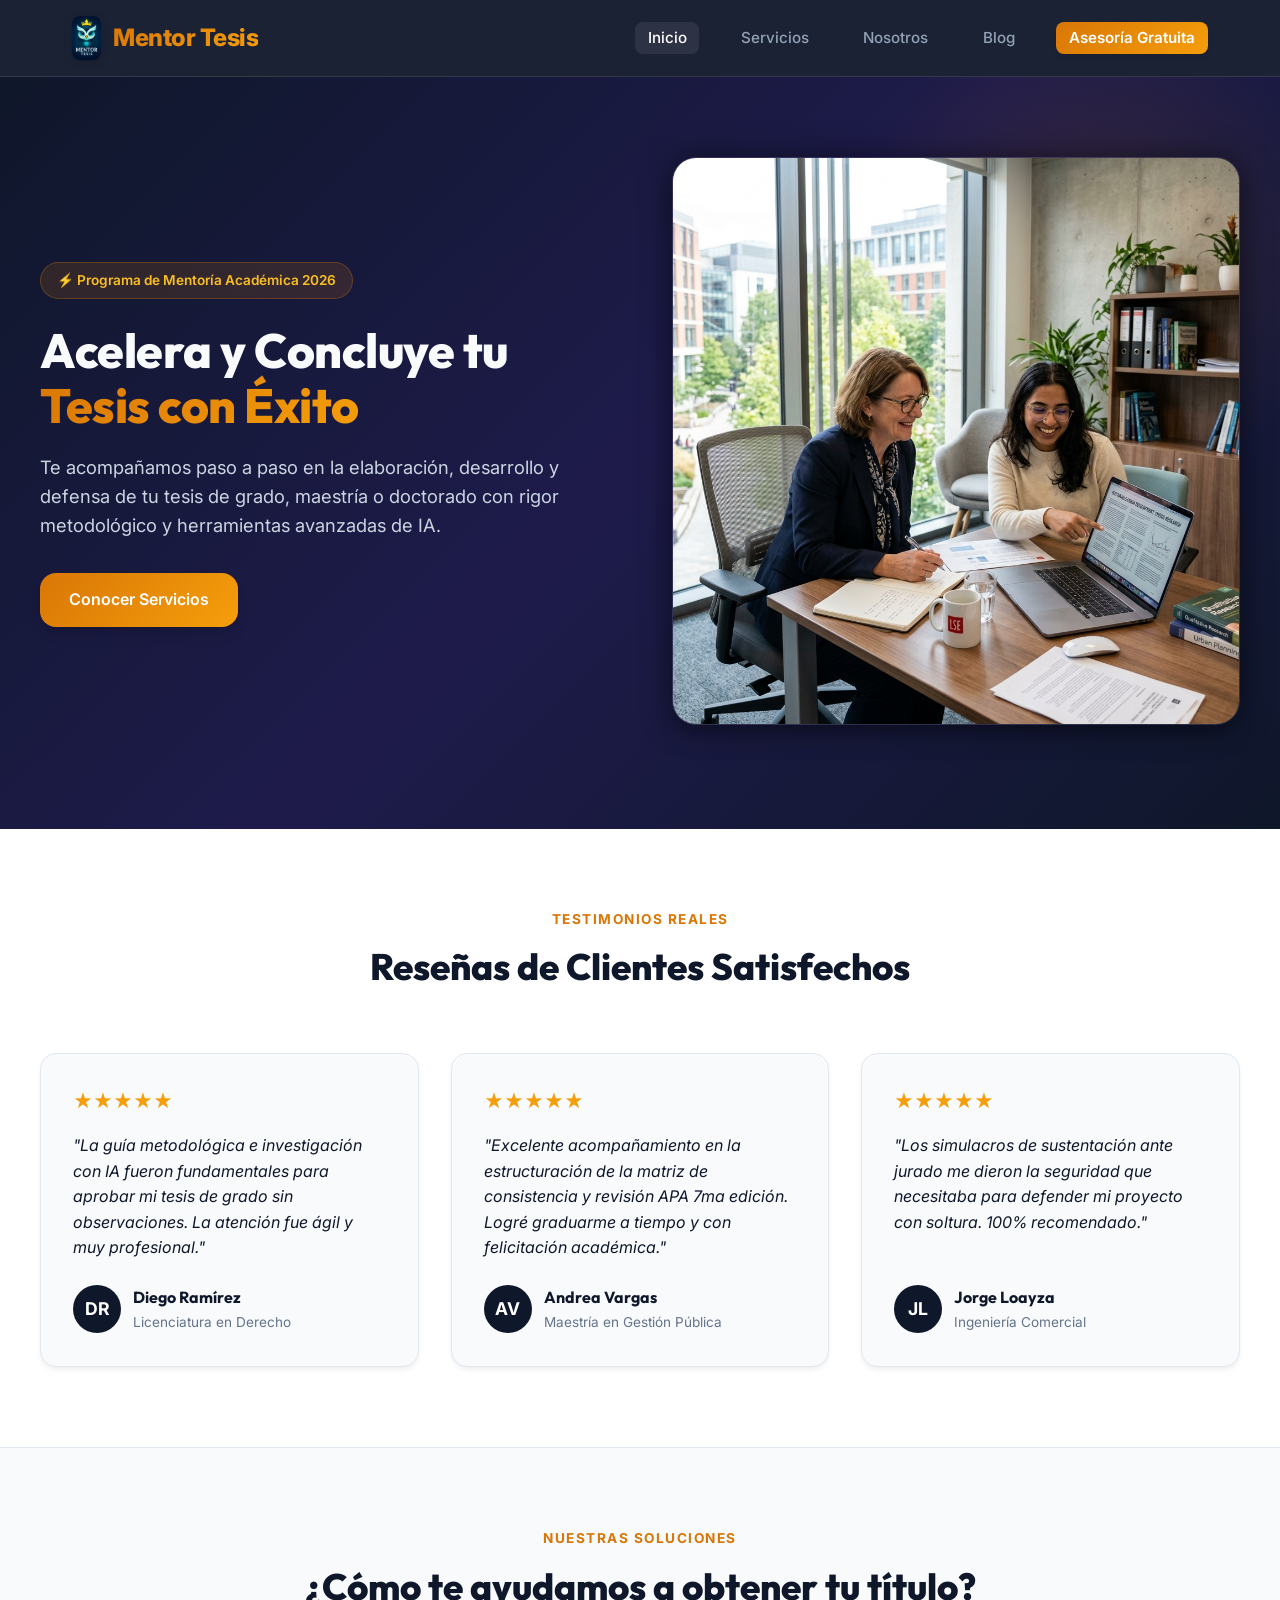
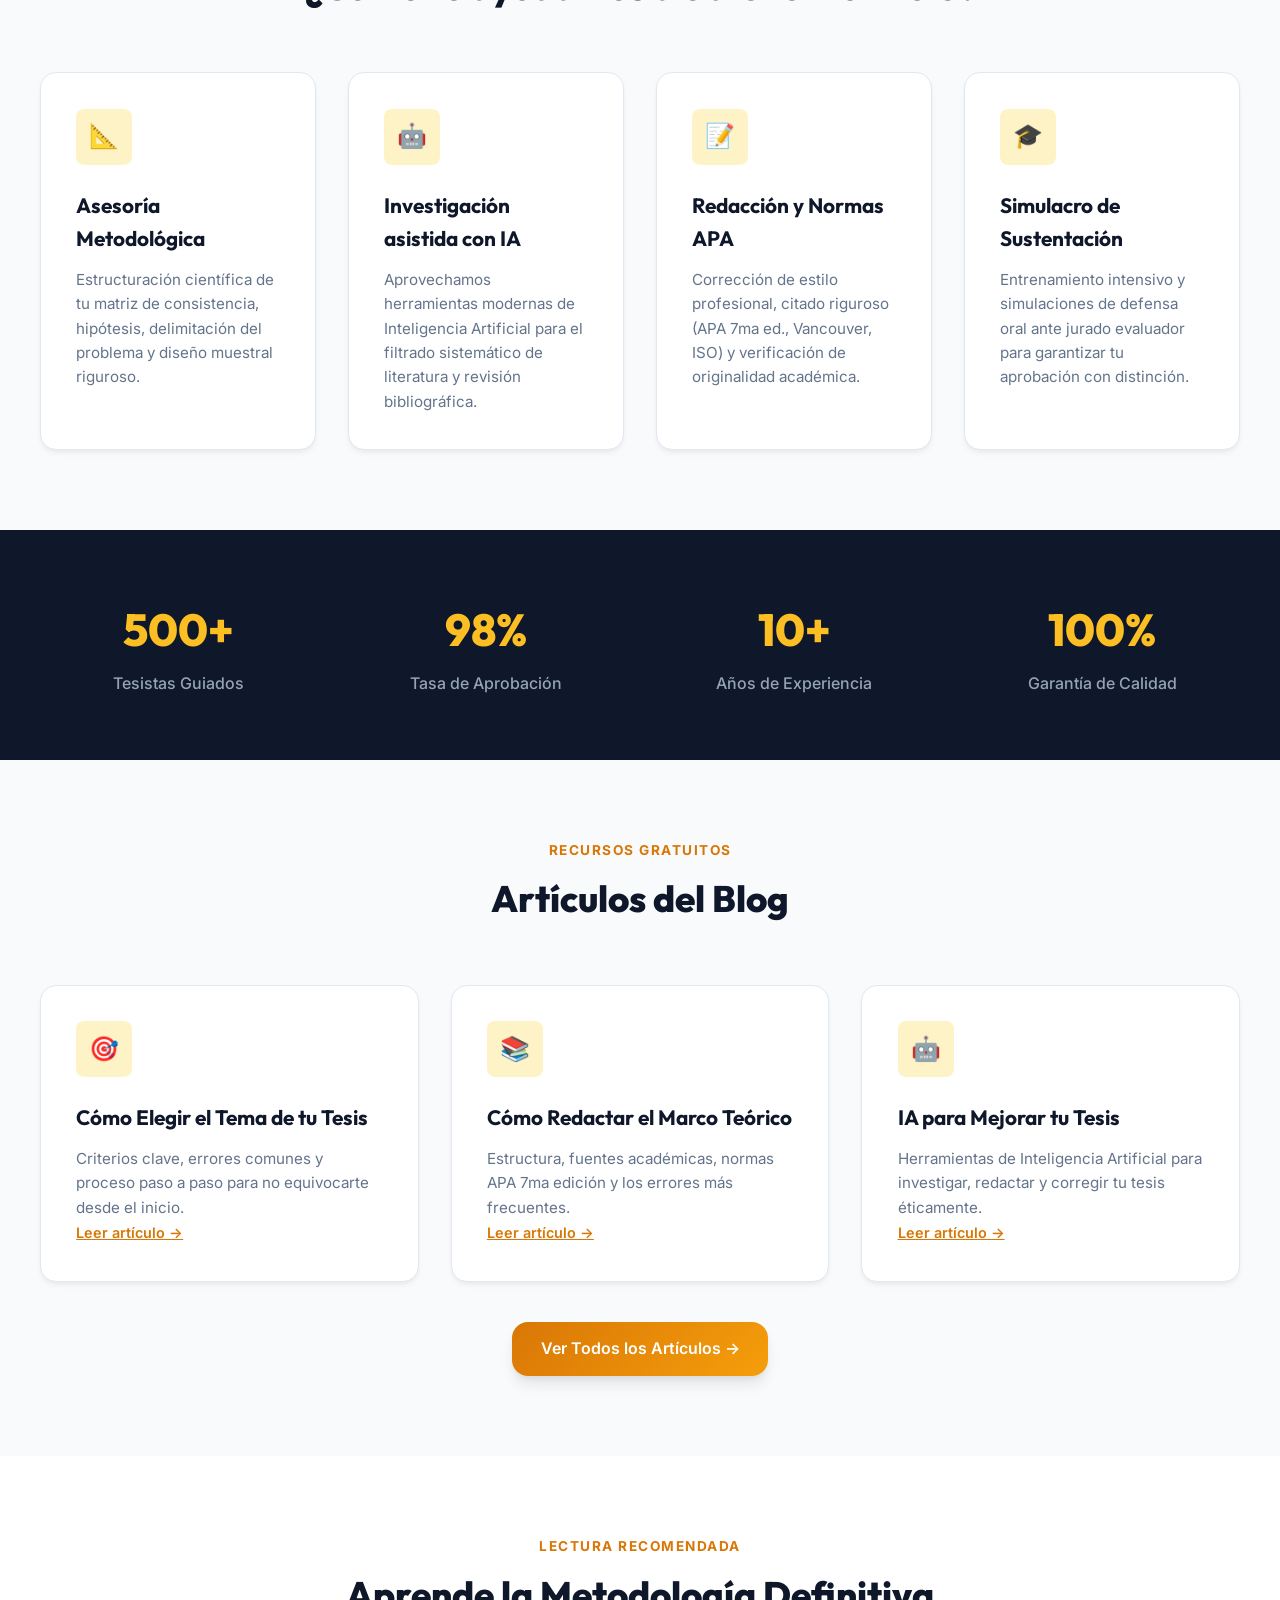
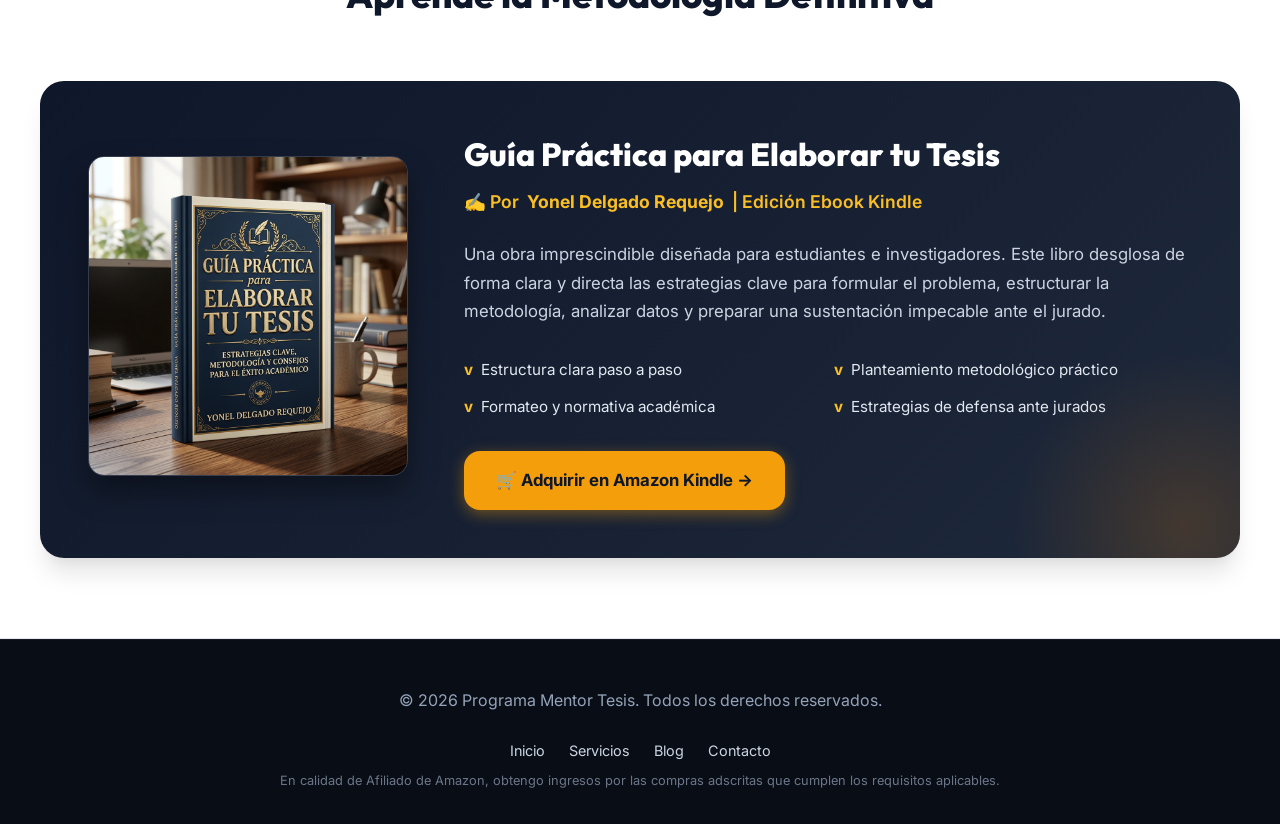
<file: index.html>
<!DOCTYPE html>
<html lang="es">
<head>
  <!-- Google tag (gtag.js) -->
  <script async src="https://www.googletagmanager.com/gtag/js?id=G-GPL8CZELKK"></script>
  <script>
    window.dataLayer = window.dataLayer || [];
    function gtag(){dataLayer.push(arguments);}
    gtag('js', new Date());

    gtag('config', 'G-GPL8CZELKK');
  </script>
  <meta charset="UTF-8">
  <meta name="viewport" content="width=device-width, initial-scale=1.0">
  <meta name="description" content="Mentor Tesis - Asesoría académica profesional, revisión de metodología e investigación impulsada por IA para tu tesis de grado y posgrado.">
  <title>Mentor Tesis | Asesoría Académica e Investigación Profesional</title>
  <link rel="stylesheet" href="css/styles.css">
</head>
<body>

  <!-- Header & Navigation -->
  <header>
    <div class="header-container">
      <a href="index.html" class="logo-wrapper">
        <img src="img/logo.jpg" alt="Mentor Tesis Logo" class="logo-img">
        <span class="logo-text">Mentor Tesis</span>
      </a>
      <nav>
        <ul>
          <li><a href="index.html" class="active">Inicio</a></li>
          <li><a href="#servicios-resumen">Servicios</a></li>
          <li><a href="#stats">Nosotros</a></li>
          <li><a href="blog.html">Blog</a></li>
          <li><a href="contacto.html" class="nav-cta">Asesoría Gratuita</a></li>
        </ul>
      </nav>
    </div>
  </header>

  <main>
    <!-- Hero Section -->
    <section id="hero">
      <div class="hero-container">
        <div class="hero-content">
          <div class="hero-badge">
            ⚡ Programa de Mentoría Académica 2026
          </div>
          <h1>Acelera y Concluye tu <span>Tesis con Éxito</span></h1>
          <p>Te acompañamos paso a paso en la elaboración, desarrollo y defensa de tu tesis de grado, maestría o doctorado con rigor metodológico y herramientas avanzadas de IA.</p>
          <div class="hero-buttons">
            <a href="#servicios-resumen" class="btn btn-primary">Conocer Servicios</a>
          </div>
        </div>
        <div class="hero-image-wrapper">
          <img src="img/hero-banner.png" alt="Asesoría de Tesis Profesional" class="hero-img">
        </div>
      </div>
    </section>

    <!-- Reseñas de Clientes Satisfechos Section -->
    <section id="resenas" style="padding: 5rem 2rem; background: #ffffff; border-bottom: 1px solid var(--border-color);">
      <div class="section-container">
        <div class="section-header">
          <span class="section-tag">Testimonios Reales</span>
          <h2>Reseñas de Clientes Satisfechos</h2>
        </div>

        <div class="testimonials-grid">
          <div class="testimonial-card">
            <div>
              <div class="stars">★★★★★</div>
              <p class="quote-text">"La guía metodológica e investigación con IA fueron fundamentales para aprobar mi tesis de grado sin observaciones. La atención fue ágil y muy profesional."</p>
            </div>
            <div class="user-info">
              <div class="user-avatar">DR</div>
              <div class="user-details">
                <h4>Diego Ramírez</h4>
                <p>Licenciatura en Derecho</p>
              </div>
            </div>
          </div>

          <div class="testimonial-card">
            <div>
              <div class="stars">★★★★★</div>
              <p class="quote-text">"Excelente acompañamiento en la estructuración de la matriz de consistencia y revisión APA 7ma edición. Logré graduarme a tiempo y con felicitación académica."</p>
            </div>
            <div class="user-info">
              <div class="user-avatar">AV</div>
              <div class="user-details">
                <h4>Andrea Vargas</h4>
                <p>Maestría en Gestión Pública</p>
              </div>
            </div>
          </div>

          <div class="testimonial-card">
            <div>
              <div class="stars">★★★★★</div>
              <p class="quote-text">"Los simulacros de sustentación ante jurado me dieron la seguridad que necesitaba para defender mi proyecto con soltura. 100% recomendado."</p>
            </div>
            <div class="user-info">
              <div class="user-avatar">JL</div>
              <div class="user-details">
                <h4>Jorge Loayza</h4>
                <p>Ingeniería Comercial</p>
              </div>
            </div>
          </div>
        </div>
      </div>
    </section>

    <!-- Services Summary Section -->
    <section id="servicios-resumen">
      <div class="section-container">
        <div class="section-header">
          <span class="section-tag">Nuestras Soluciones</span>
          <h2>¿Cómo te ayudamos a obtener tu título?</h2>
        </div>

        <div class="services-grid">
          <article class="service-card">
            <div class="service-icon">📐</div>
            <h3>Asesoría Metodológica</h3>
            <p>Estructuración científica de tu matriz de consistencia, hipótesis, delimitación del problema y diseño muestral riguroso.</p>
          </article>

          <article class="service-card">
            <div class="service-icon">🤖</div>
            <h3>Investigación asistida con IA</h3>
            <p>Aprovechamos herramientas modernas de Inteligencia Artificial para el filtrado sistemático de literatura y revisión bibliográfica.</p>
          </article>

          <article class="service-card">
            <div class="service-icon">📝</div>
            <h3>Redacción y Normas APA</h3>
            <p>Corrección de estilo profesional, citado riguroso (APA 7ma ed., Vancouver, ISO) y verificación de originalidad académica.</p>
          </article>

          <article class="service-card">
            <div class="service-icon">🎓</div>
            <h3>Simulacro de Sustentación</h3>
            <p>Entrenamiento intensivo y simulaciones de defensa oral ante jurado evaluador para garantizar tu aprobación con distinción.</p>
          </article>
        </div>
      </div>
    </section>

    <!-- Stats Section -->
    <section id="stats">
      <div class="section-container">
        <div class="stats-grid">
          <div class="stat-item">
            <h3>500+</h3>
            <p>Tesistas Guiados</p>
          </div>
          <div class="stat-item">
            <h3>98%</h3>
            <p>Tasa de Aprobación</p>
          </div>
          <div class="stat-item">
            <h3>10+</h3>
            <p>Años de Experiencia</p>
          </div>
          <div class="stat-item">
            <h3>100%</h3>
            <p>Garantía de Calidad</p>
          </div>
        </div>
      </div>
    </section>

    <!-- Blog Preview Section -->
    <section id="blog-preview" style="padding: 5rem 2rem; background: #f8fafc;">
      <div class="section-container">
        <div class="section-header">
          <span class="section-tag">Recursos Gratuitos</span>
          <h2>Artículos del Blog</h2>
        </div>
        <div class="services-grid">
          <article class="service-card" style="text-decoration:none; display:block;">
            <div class="service-icon">🎯</div>
            <h3>Cómo Elegir el Tema de tu Tesis</h3>
            <p>Criterios clave, errores comunes y proceso paso a paso para no equivocarte desde el inicio.</p>
            <a href="blog-elegir-tema-tesis.html" style="color: var(--accent); font-weight:600; font-size:0.9rem;">Leer artículo →</a>
          </article>
          <article class="service-card">
            <div class="service-icon">📚</div>
            <h3>Cómo Redactar el Marco Teórico</h3>
            <p>Estructura, fuentes académicas, normas APA 7ma edición y los errores más frecuentes.</p>
            <a href="blog-marco-teorico.html" style="color: var(--accent); font-weight:600; font-size:0.9rem;">Leer artículo →</a>
          </article>
          <article class="service-card">
            <div class="service-icon">🤖</div>
            <h3>IA para Mejorar tu Tesis</h3>
            <p>Herramientas de Inteligencia Artificial para investigar, redactar y corregir tu tesis éticamente.</p>
            <a href="blog-ia-para-tesis.html" style="color: var(--accent); font-weight:600; font-size:0.9rem;">Leer artículo →</a>
          </article>
        </div>
        <div style="text-align:center; margin-top: 2.5rem;">
          <a href="blog.html" class="btn btn-primary">Ver Todos los Artículos →</a>
        </div>
      </div>
    </section>

  <!-- Amazon Book Feature Section -->
    <section id="libro-destacado">
      <div class="section-container">
        <div class="section-header">
          <span class="section-tag">Lectura Recomendada</span>
          <h2>Aprende la Metodología Definitiva</h2>
        </div>

        <div class="book-card">
          <div class="book-cover-container">
            <a href="https://www.amazon.com/-/es/Yonel-Delgado-Requejo-ebook/dp/B0DBKS8KBV?tag=mentor0c0-20" target="_blank" rel="noopener noreferrer" class="book-cover-link" title="Ver Libro en Amazon">
              <img src="img/book-cover.png" alt="Guía Práctica para Elaborar tu Tesis por Yonel Delgado Requejo" class="book-cover-img">
            </a>
          </div>
          <div class="book-info">
            <h3>Guía Práctica para Elaborar tu Tesis</h3>
            <div class="book-author">
              ✍️ Por <strong>Yonel Delgado Requejo</strong> | Edición Ebook Kindle
            </div>
            <p class="book-description">
              Una obra imprescindible diseñada para estudiantes e investigadores. Este libro desglosa de forma clara y directa las estrategias clave para formular el problema, estructurar la metodología, analizar datos y preparar una sustentación impecable ante el jurado.
            </p>
            <ul class="book-features">
              <li>Estructura clara paso a paso</li>
              <li>Planteamiento metodológico práctico</li>
              <li>Formateo y normativa académica</li>
              <li>Estrategias de defensa ante jurados</li>
            </ul>
            <a href="https://www.amazon.com/-/es/Yonel-Delgado-Requejo-ebook/dp/B0DBKS8KBV?tag=mentor0c0-20" target="_blank" rel="noopener noreferrer" class="amazon-btn">
              🛒 Adquirir en Amazon Kindle →
            </a>
          </div>
        </div>
      </div>
    </section>

    </main>

  <!-- Footer -->
  <footer>
    <div class="footer-content">
      <p>&copy; 2026 Programa Mentor Tesis. Todos los derechos reservados.</p>
      <ul class="footer-links">
        <li><a href="index.html">Inicio</a></li>
        <li><a href="#servicios-resumen">Servicios</a></li>
        <li><a href="blog.html">Blog</a></li>
        <li><a href="contacto.html">Contacto</a></li>
      </ul>
    </div>
  
            <p style="font-size: 0.8rem; opacity: 0.7; margin-top: 0.5rem; text-align: center;">En calidad de Afiliado de Amazon, obtengo ingresos por las compras adscritas que cumplen los requisitos aplicables.</p>
        </footer>

</body>
</html>
</file>
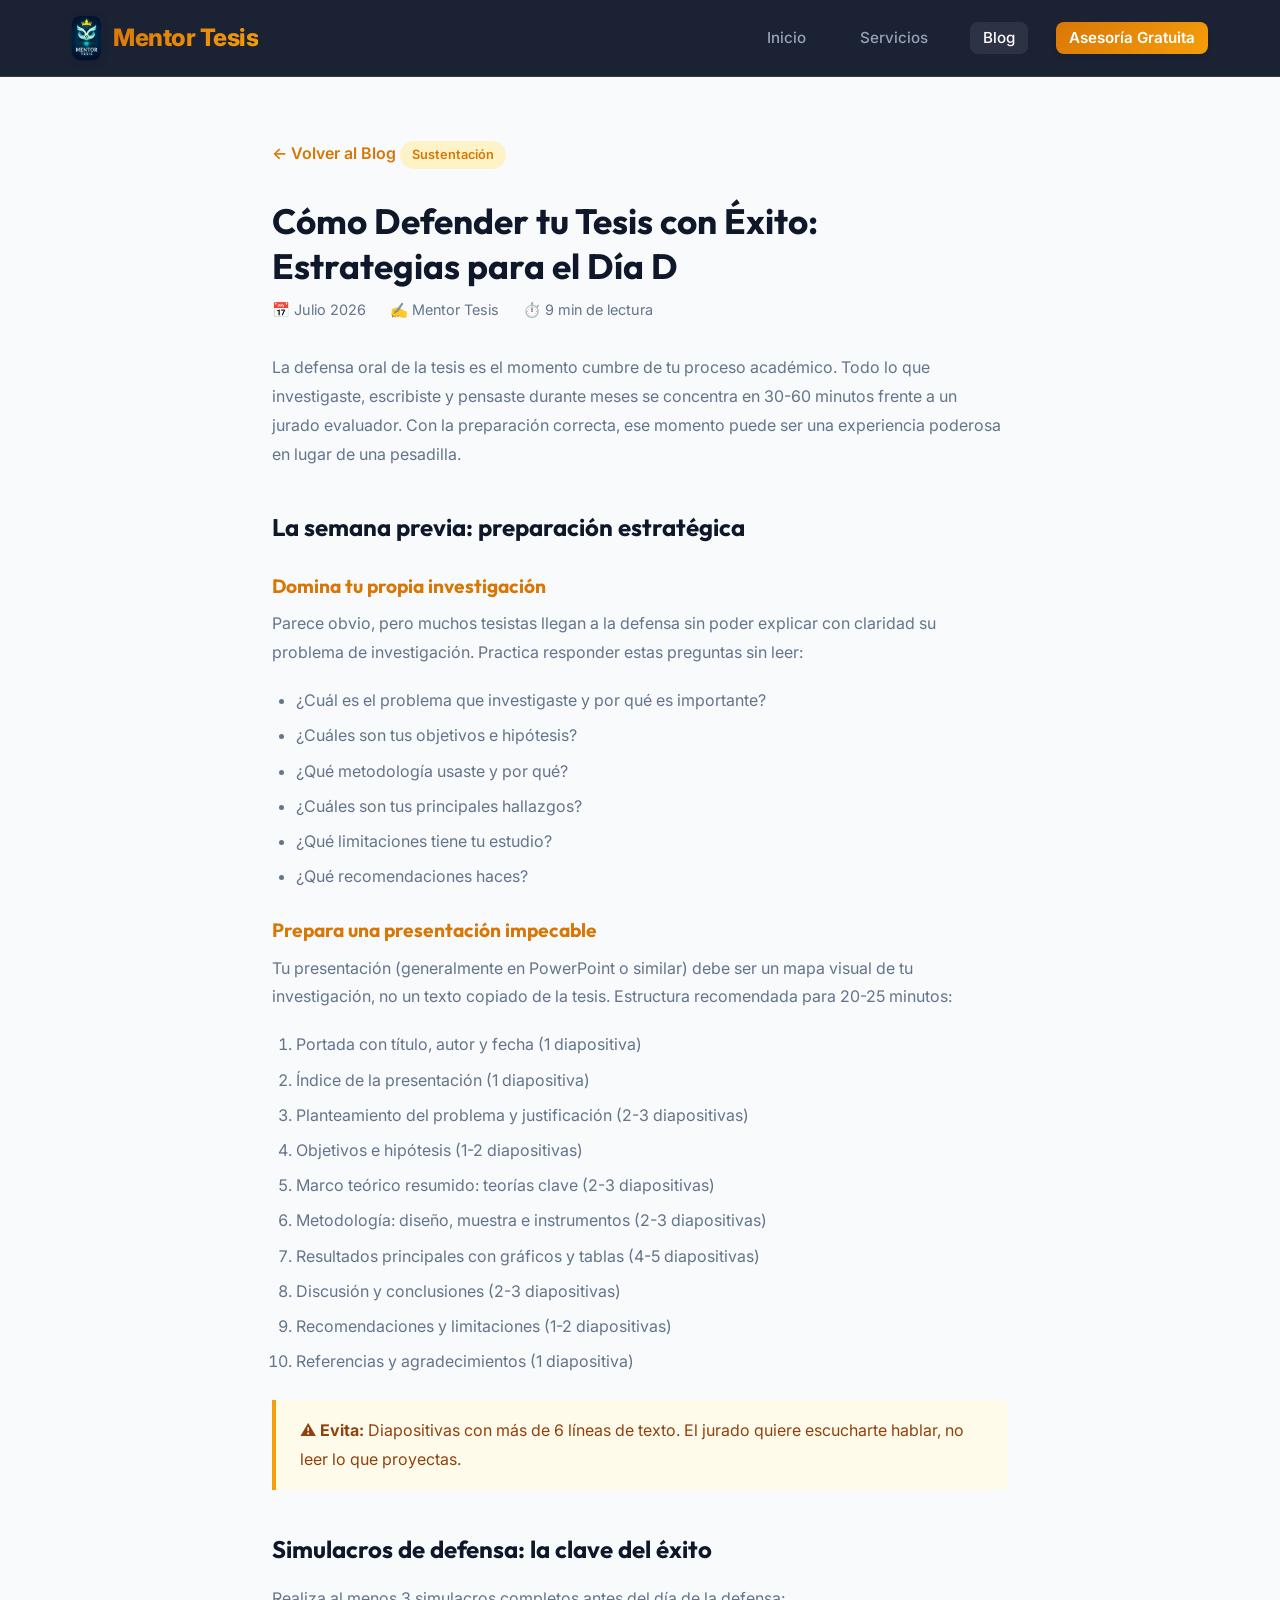
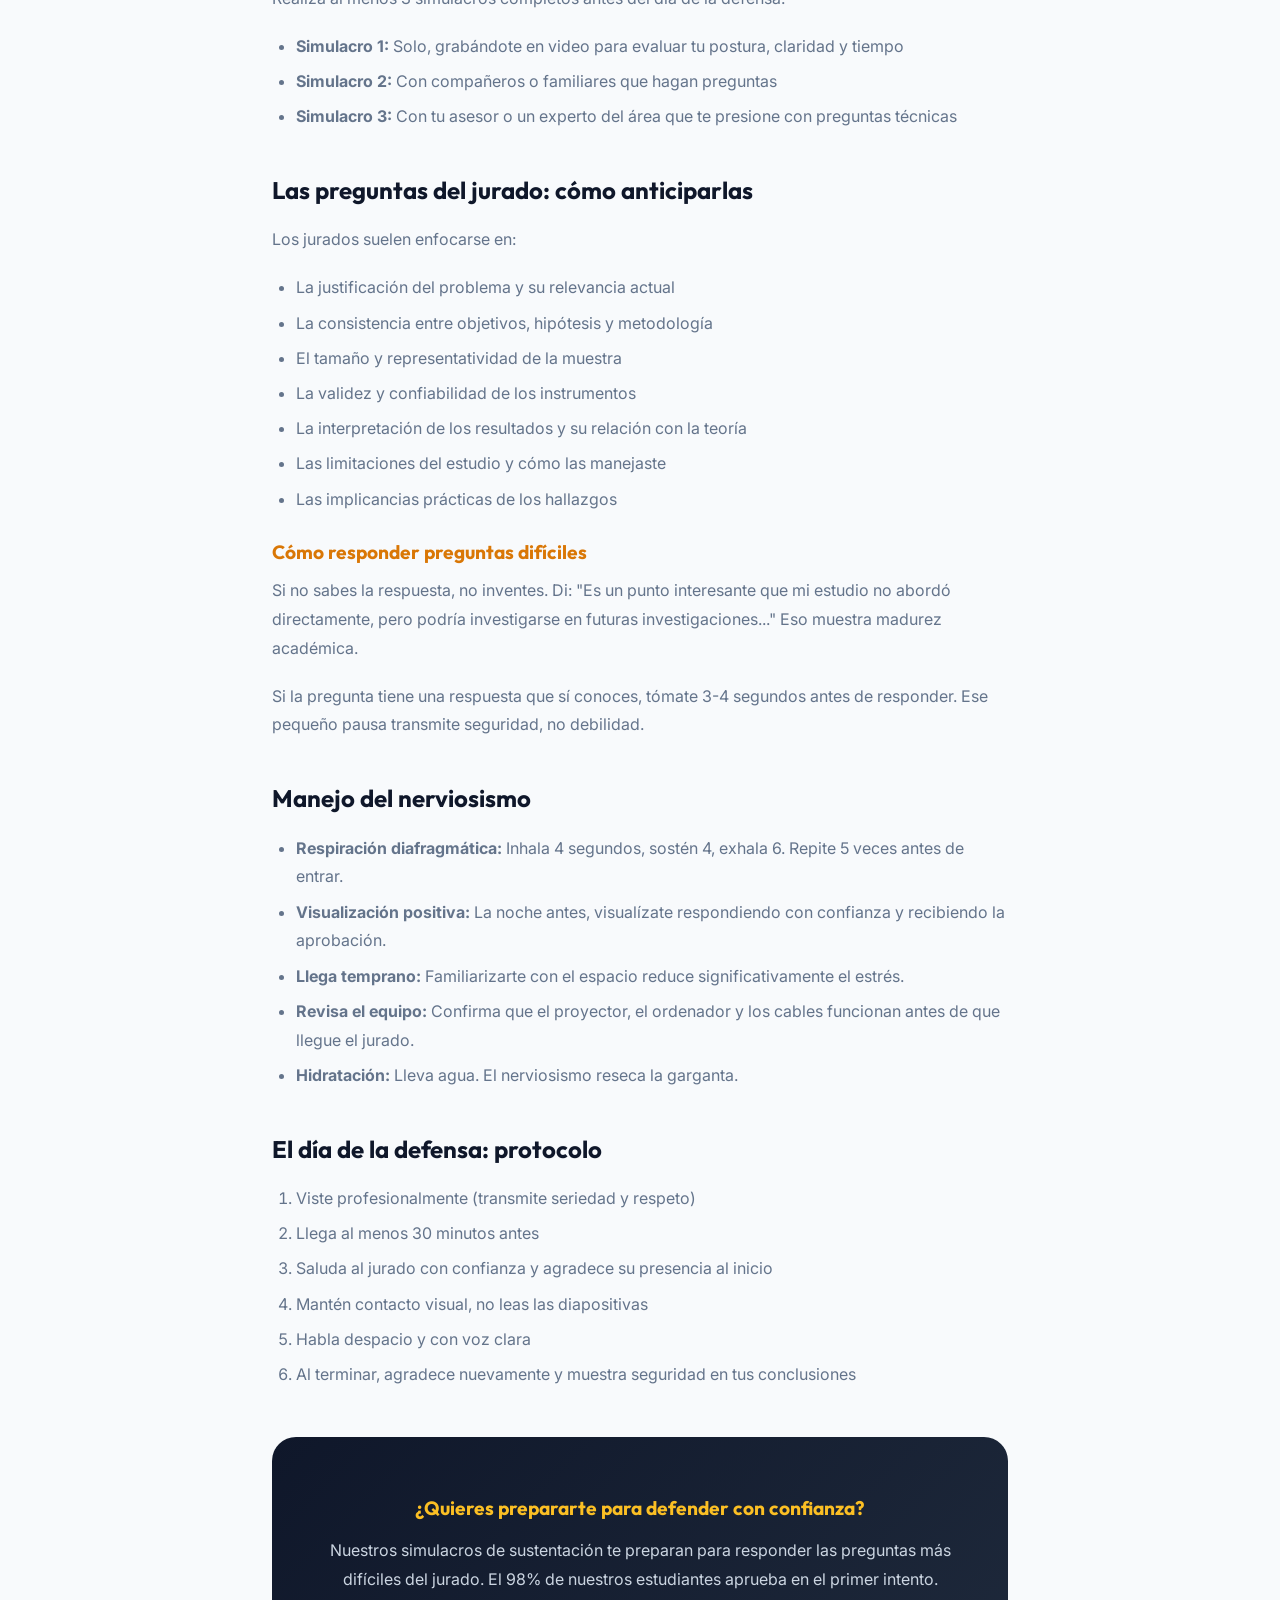
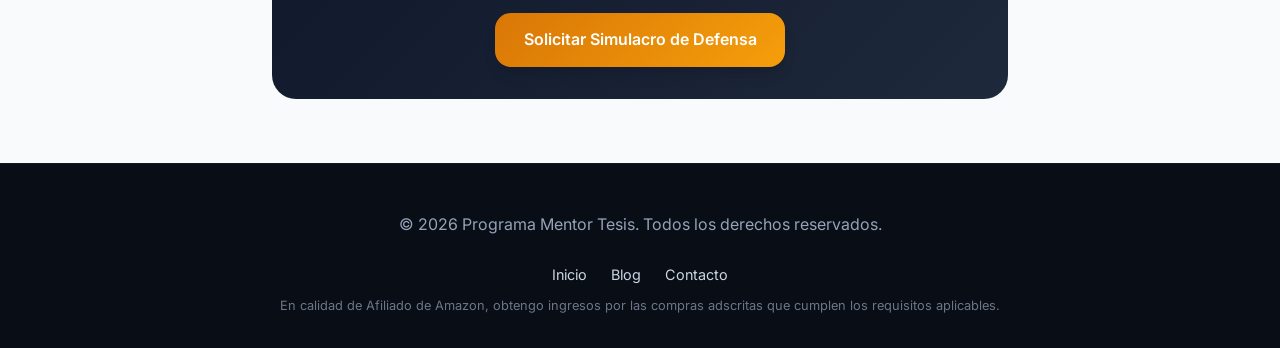
<file: blog-defender-tesis.html>
<!DOCTYPE html>
<html lang="es">
<head>
<!-- Google tag (gtag.js) -->
<script async src="https://www.googletagmanager.com/gtag/js?id=G-GPL8CZELKK"></script>
<script>
  window.dataLayer = window.dataLayer || [];
  function gtag(){dataLayer.push(arguments);}
  gtag("js", new Date());

  gtag("config", "G-GPL8CZELKK");
</script>

  <meta charset="UTF-8">
  <meta name="viewport" content="width=device-width, initial-scale=1.0">
  <meta name="description" content="Cómo preparar y aprobar la defensa de tu tesis: estrategias de presentación, manejo del jurado y control del nerviosismo.">
  <title>Cómo Defender tu Tesis con Éxito | Mentor Tesis Blog</title>
  <link rel="stylesheet" href="css/styles.css">
  <style>
    .blog-article { max-width: 800px; margin: 4rem auto; padding: 0 2rem; }
    .blog-article h1 { font-size: 2.2rem; color: var(--primary); margin-bottom: 0.5rem; line-height: 1.3; }
    .blog-meta { color: var(--text-muted); font-size: 0.9rem; margin-bottom: 2rem; display: flex; gap: 1.5rem; flex-wrap: wrap; }
    .blog-meta span { display: flex; align-items: center; gap: 0.3rem; }
    .blog-article h2 { font-size: 1.5rem; color: var(--primary); margin: 2.5rem 0 1rem; }
    .blog-article h3 { font-size: 1.2rem; color: var(--accent); margin: 1.5rem 0 0.5rem; }
    .blog-article p { font-size: 1rem; line-height: 1.8; color: var(--text-muted); margin-bottom: 1.2rem; }
    .blog-article ul, .blog-article ol { padding-left: 1.5rem; margin-bottom: 1.2rem; }
    .blog-article li { line-height: 1.8; color: var(--text-muted); font-size: 1rem; margin-bottom: 0.4rem; }
    .blog-tag { background: var(--accent-light); color: var(--accent); padding: 0.25rem 0.75rem; border-radius: 20px; font-size: 0.8rem; font-weight: 600; display: inline-block; margin-bottom: 1rem; }
    .blog-cta-box { background: linear-gradient(135deg, #0f172a 0%, #1e293b 100%); color: white; padding: 2rem; border-radius: var(--radius-lg); margin: 3rem 0; text-align: center; }
    .blog-cta-box h3 { color: #fbbf24; margin-bottom: 0.8rem; }
    .blog-cta-box p { color: #cbd5e1; margin-bottom: 1.2rem; }
    .back-link { display: inline-flex; align-items: center; gap: 0.5rem; color: var(--accent); text-decoration: none; font-weight: 600; margin-bottom: 2rem; }
    .back-link:hover { text-decoration: underline; }
    .warning-box { background: #fffbeb; border-left: 4px solid #f59e0b; padding: 1rem 1.5rem; border-radius: 0 8px 8px 0; margin: 1.5rem 0; }
    .warning-box p { color: #92400e; margin: 0; }
  </style>
</head>
<body>
  <header>
    <div class="header-container">
      <a href="index.html" class="logo-wrapper">
        <img src="img/logo.jpg" alt="Mentor Tesis Logo" class="logo-img">
        <span class="logo-text">Mentor Tesis</span>
      </a>
      <nav>
        <ul>
          <li><a href="index.html">Inicio</a></li>
          <li><a href="servicios.html">Servicios</a></li>
          <li><a href="blog.html" class="active">Blog</a></li>
          <li><a href="contacto.html" class="nav-cta">Asesoría Gratuita</a></li>
        </ul>
      </nav>
    </div>
  </header>

  <main>
    <div class="blog-article">
      <a href="blog.html" class="back-link">← Volver al Blog</a>
      <span class="blog-tag">Sustentación</span>
      <h1>Cómo Defender tu Tesis con Éxito: Estrategias para el Día D</h1>
      <div class="blog-meta">
        <span>📅 Julio 2026</span>
        <span>✍️ Mentor Tesis</span>
        <span>⏱️ 9 min de lectura</span>
      </div>

      <p>La defensa oral de la tesis es el momento cumbre de tu proceso académico. Todo lo que investigaste, escribiste y pensaste durante meses se concentra en 30-60 minutos frente a un jurado evaluador. Con la preparación correcta, ese momento puede ser una experiencia poderosa en lugar de una pesadilla.</p>

      <h2>La semana previa: preparación estratégica</h2>

      <h3>Domina tu propia investigación</h3>
      <p>Parece obvio, pero muchos tesistas llegan a la defensa sin poder explicar con claridad su problema de investigación. Practica responder estas preguntas sin leer:</p>
      <ul>
        <li>¿Cuál es el problema que investigaste y por qué es importante?</li>
        <li>¿Cuáles son tus objetivos e hipótesis?</li>
        <li>¿Qué metodología usaste y por qué?</li>
        <li>¿Cuáles son tus principales hallazgos?</li>
        <li>¿Qué limitaciones tiene tu estudio?</li>
        <li>¿Qué recomendaciones haces?</li>
      </ul>

      <h3>Prepara una presentación impecable</h3>
      <p>Tu presentación (generalmente en PowerPoint o similar) debe ser un mapa visual de tu investigación, no un texto copiado de la tesis. Estructura recomendada para 20-25 minutos:</p>
      <ol>
        <li>Portada con título, autor y fecha (1 diapositiva)</li>
        <li>Índice de la presentación (1 diapositiva)</li>
        <li>Planteamiento del problema y justificación (2-3 diapositivas)</li>
        <li>Objetivos e hipótesis (1-2 diapositivas)</li>
        <li>Marco teórico resumido: teorías clave (2-3 diapositivas)</li>
        <li>Metodología: diseño, muestra e instrumentos (2-3 diapositivas)</li>
        <li>Resultados principales con gráficos y tablas (4-5 diapositivas)</li>
        <li>Discusión y conclusiones (2-3 diapositivas)</li>
        <li>Recomendaciones y limitaciones (1-2 diapositivas)</li>
        <li>Referencias y agradecimientos (1 diapositiva)</li>
      </ol>

      <div class="warning-box">
        <p>⚠️ <strong>Evita:</strong> Diapositivas con más de 6 líneas de texto. El jurado quiere escucharte hablar, no leer lo que proyectas.</p>
      </div>

      <h2>Simulacros de defensa: la clave del éxito</h2>
      <p>Realiza al menos 3 simulacros completos antes del día de la defensa:</p>
      <ul>
        <li><strong>Simulacro 1:</strong> Solo, grabándote en video para evaluar tu postura, claridad y tiempo</li>
        <li><strong>Simulacro 2:</strong> Con compañeros o familiares que hagan preguntas</li>
        <li><strong>Simulacro 3:</strong> Con tu asesor o un experto del área que te presione con preguntas técnicas</li>
      </ul>

      <h2>Las preguntas del jurado: cómo anticiparlas</h2>
      <p>Los jurados suelen enfocarse en:</p>
      <ul>
        <li>La justificación del problema y su relevancia actual</li>
        <li>La consistencia entre objetivos, hipótesis y metodología</li>
        <li>El tamaño y representatividad de la muestra</li>
        <li>La validez y confiabilidad de los instrumentos</li>
        <li>La interpretación de los resultados y su relación con la teoría</li>
        <li>Las limitaciones del estudio y cómo las manejaste</li>
        <li>Las implicancias prácticas de los hallazgos</li>
      </ul>

      <h3>Cómo responder preguntas difíciles</h3>
      <p>Si no sabes la respuesta, no inventes. Di: "Es un punto interesante que mi estudio no abordó directamente, pero podría investigarse en futuras investigaciones..." Eso muestra madurez académica.</p>
      <p>Si la pregunta tiene una respuesta que sí conoces, tómate 3-4 segundos antes de responder. Ese pequeño pausa transmite seguridad, no debilidad.</p>

      <h2>Manejo del nerviosismo</h2>
      <ul>
        <li><strong>Respiración diafragmática:</strong> Inhala 4 segundos, sostén 4, exhala 6. Repite 5 veces antes de entrar.</li>
        <li><strong>Visualización positiva:</strong> La noche antes, visualízate respondiendo con confianza y recibiendo la aprobación.</li>
        <li><strong>Llega temprano:</strong> Familiarizarte con el espacio reduce significativamente el estrés.</li>
        <li><strong>Revisa el equipo:</strong> Confirma que el proyector, el ordenador y los cables funcionan antes de que llegue el jurado.</li>
        <li><strong>Hidratación:</strong> Lleva agua. El nerviosismo reseca la garganta.</li>
      </ul>

      <h2>El día de la defensa: protocolo</h2>
      <ol>
        <li>Viste profesionalmente (transmite seriedad y respeto)</li>
        <li>Llega al menos 30 minutos antes</li>
        <li>Saluda al jurado con confianza y agradece su presencia al inicio</li>
        <li>Mantén contacto visual, no leas las diapositivas</li>
        <li>Habla despacio y con voz clara</li>
        <li>Al terminar, agradece nuevamente y muestra seguridad en tus conclusiones</li>
      </ol>

      <div class="blog-cta-box">
        <h3>¿Quieres prepararte para defender con confianza?</h3>
        <p>Nuestros simulacros de sustentación te preparan para responder las preguntas más difíciles del jurado. El 98% de nuestros estudiantes aprueba en el primer intento.</p>
        <a href="contacto.html" class="btn btn-primary">Solicitar Simulacro de Defensa</a>
      </div>
    </div>
  </main>

  <footer>
    <div class="footer-content">
      <p>&copy; 2026 Programa Mentor Tesis. Todos los derechos reservados.</p>
      <ul class="footer-links">
        <li><a href="index.html">Inicio</a></li>
        <li><a href="blog.html">Blog</a></li>
        <li><a href="contacto.html">Contacto</a></li>
      </ul>
    </div>
  
            <p style="font-size: 0.8rem; opacity: 0.7; margin-top: 0.5rem; text-align: center;">En calidad de Afiliado de Amazon, obtengo ingresos por las compras adscritas que cumplen los requisitos aplicables.</p>
        </footer>
</body>
</html>
</file>
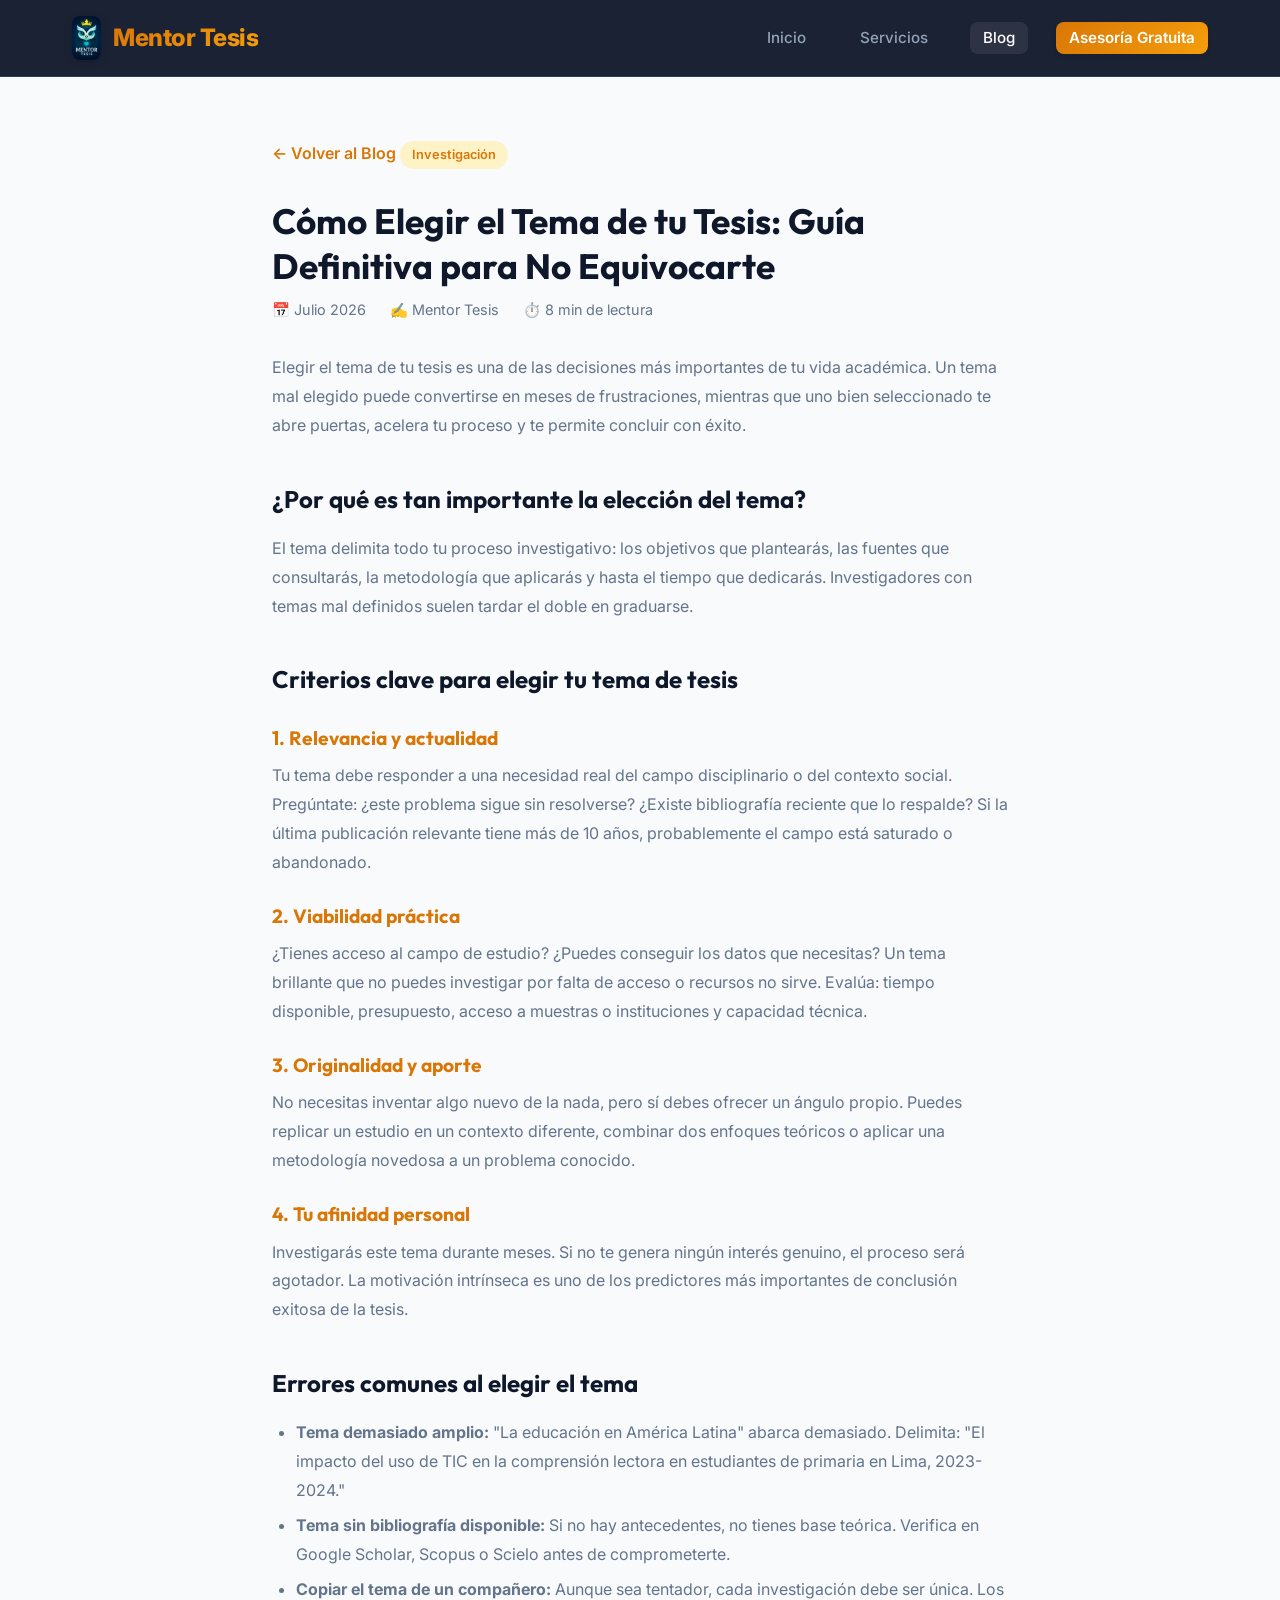
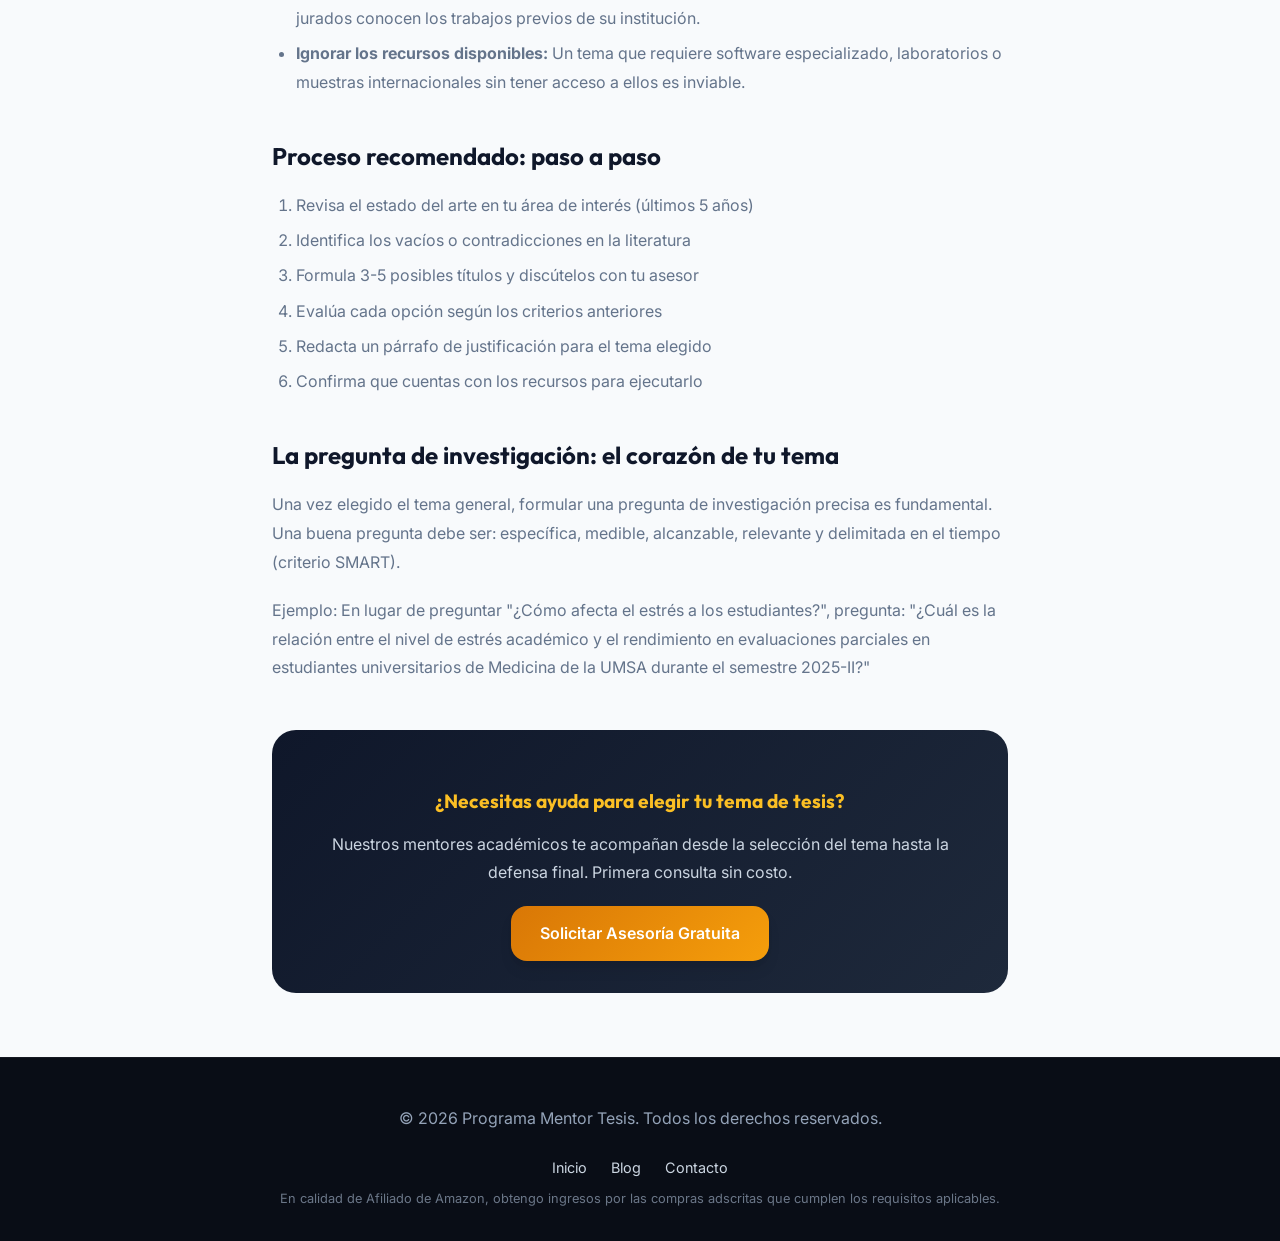
<file: blog-elegir-tema-tesis.html>
<!DOCTYPE html>
<html lang="es">
<head>
<!-- Google tag (gtag.js) -->
<script async src="https://www.googletagmanager.com/gtag/js?id=G-GPL8CZELKK"></script>
<script>
  window.dataLayer = window.dataLayer || [];
  function gtag(){dataLayer.push(arguments);}
  gtag("js", new Date());

  gtag("config", "G-GPL8CZELKK");
</script>

  <meta charset="UTF-8">
  <meta name="viewport" content="width=device-width, initial-scale=1.0">
  <meta name="description" content="Cómo elegir el tema de tu tesis correctamente: pasos, criterios y errores comunes que debes evitar para garantizar el éxito de tu investigación.">
  <title>Cómo Elegir el Tema de tu Tesis | Mentor Tesis Blog</title>
  <link rel="stylesheet" href="css/styles.css">
  <style>
    .blog-article { max-width: 800px; margin: 4rem auto; padding: 0 2rem; }
    .blog-article h1 { font-size: 2.2rem; color: var(--primary); margin-bottom: 0.5rem; line-height: 1.3; }
    .blog-meta { color: var(--text-muted); font-size: 0.9rem; margin-bottom: 2rem; display: flex; gap: 1.5rem; flex-wrap: wrap; }
    .blog-meta span { display: flex; align-items: center; gap: 0.3rem; }
    .blog-article h2 { font-size: 1.5rem; color: var(--primary); margin: 2.5rem 0 1rem; }
    .blog-article h3 { font-size: 1.2rem; color: var(--accent); margin: 1.5rem 0 0.5rem; }
    .blog-article p { font-size: 1rem; line-height: 1.8; color: var(--text-muted); margin-bottom: 1.2rem; }
    .blog-article ul, .blog-article ol { padding-left: 1.5rem; margin-bottom: 1.2rem; }
    .blog-article li { line-height: 1.8; color: var(--text-muted); font-size: 1rem; margin-bottom: 0.4rem; }
    .blog-tag { background: var(--accent-light); color: var(--accent); padding: 0.25rem 0.75rem; border-radius: 20px; font-size: 0.8rem; font-weight: 600; display: inline-block; margin-bottom: 1rem; }
    .blog-cta-box { background: linear-gradient(135deg, #0f172a 0%, #1e293b 100%); color: white; padding: 2rem; border-radius: var(--radius-lg); margin: 3rem 0; text-align: center; }
    .blog-cta-box h3 { color: #fbbf24; margin-bottom: 0.8rem; }
    .blog-cta-box p { color: #cbd5e1; margin-bottom: 1.2rem; }
    .back-link { display: inline-flex; align-items: center; gap: 0.5rem; color: var(--accent); text-decoration: none; font-weight: 600; margin-bottom: 2rem; }
    .back-link:hover { text-decoration: underline; }
  </style>
</head>
<body>
  <header>
    <div class="header-container">
      <a href="index.html" class="logo-wrapper">
        <img src="img/logo.jpg" alt="Mentor Tesis Logo" class="logo-img">
        <span class="logo-text">Mentor Tesis</span>
      </a>
      <nav>
        <ul>
          <li><a href="index.html">Inicio</a></li>
          <li><a href="servicios.html">Servicios</a></li>
          <li><a href="blog.html" class="active">Blog</a></li>
          <li><a href="contacto.html" class="nav-cta">Asesoría Gratuita</a></li>
        </ul>
      </nav>
    </div>
  </header>

  <main>
    <div class="blog-article">
      <a href="blog.html" class="back-link">← Volver al Blog</a>
      <span class="blog-tag">Investigación</span>
      <h1>Cómo Elegir el Tema de tu Tesis: Guía Definitiva para No Equivocarte</h1>
      <div class="blog-meta">
        <span>📅 Julio 2026</span>
        <span>✍️ Mentor Tesis</span>
        <span>⏱️ 8 min de lectura</span>
      </div>

      <p>Elegir el tema de tu tesis es una de las decisiones más importantes de tu vida académica. Un tema mal elegido puede convertirse en meses de frustraciones, mientras que uno bien seleccionado te abre puertas, acelera tu proceso y te permite concluir con éxito.</p>

      <h2>¿Por qué es tan importante la elección del tema?</h2>
      <p>El tema delimita todo tu proceso investigativo: los objetivos que plantearás, las fuentes que consultarás, la metodología que aplicarás y hasta el tiempo que dedicarás. Investigadores con temas mal definidos suelen tardar el doble en graduarse.</p>

      <h2>Criterios clave para elegir tu tema de tesis</h2>

      <h3>1. Relevancia y actualidad</h3>
      <p>Tu tema debe responder a una necesidad real del campo disciplinario o del contexto social. Pregúntate: ¿este problema sigue sin resolverse? ¿Existe bibliografía reciente que lo respalde? Si la última publicación relevante tiene más de 10 años, probablemente el campo está saturado o abandonado.</p>

      <h3>2. Viabilidad práctica</h3>
      <p>¿Tienes acceso al campo de estudio? ¿Puedes conseguir los datos que necesitas? Un tema brillante que no puedes investigar por falta de acceso o recursos no sirve. Evalúa: tiempo disponible, presupuesto, acceso a muestras o instituciones y capacidad técnica.</p>

      <h3>3. Originalidad y aporte</h3>
      <p>No necesitas inventar algo nuevo de la nada, pero sí debes ofrecer un ángulo propio. Puedes replicar un estudio en un contexto diferente, combinar dos enfoques teóricos o aplicar una metodología novedosa a un problema conocido.</p>

      <h3>4. Tu afinidad personal</h3>
      <p>Investigarás este tema durante meses. Si no te genera ningún interés genuino, el proceso será agotador. La motivación intrínseca es uno de los predictores más importantes de conclusión exitosa de la tesis.</p>

      <h2>Errores comunes al elegir el tema</h2>
      <ul>
        <li><strong>Tema demasiado amplio:</strong> "La educación en América Latina" abarca demasiado. Delimita: "El impacto del uso de TIC en la comprensión lectora en estudiantes de primaria en Lima, 2023-2024."</li>
        <li><strong>Tema sin bibliografía disponible:</strong> Si no hay antecedentes, no tienes base teórica. Verifica en Google Scholar, Scopus o Scielo antes de comprometerte.</li>
        <li><strong>Copiar el tema de un compañero:</strong> Aunque sea tentador, cada investigación debe ser única. Los jurados conocen los trabajos previos de su institución.</li>
        <li><strong>Ignorar los recursos disponibles:</strong> Un tema que requiere software especializado, laboratorios o muestras internacionales sin tener acceso a ellos es inviable.</li>
      </ul>

      <h2>Proceso recomendado: paso a paso</h2>
      <ol>
        <li>Revisa el estado del arte en tu área de interés (últimos 5 años)</li>
        <li>Identifica los vacíos o contradicciones en la literatura</li>
        <li>Formula 3-5 posibles títulos y discútelos con tu asesor</li>
        <li>Evalúa cada opción según los criterios anteriores</li>
        <li>Redacta un párrafo de justificación para el tema elegido</li>
        <li>Confirma que cuentas con los recursos para ejecutarlo</li>
      </ol>

      <h2>La pregunta de investigación: el corazón de tu tema</h2>
      <p>Una vez elegido el tema general, formular una pregunta de investigación precisa es fundamental. Una buena pregunta debe ser: específica, medible, alcanzable, relevante y delimitada en el tiempo (criterio SMART).</p>
      <p>Ejemplo: En lugar de preguntar "¿Cómo afecta el estrés a los estudiantes?", pregunta: "¿Cuál es la relación entre el nivel de estrés académico y el rendimiento en evaluaciones parciales en estudiantes universitarios de Medicina de la UMSA durante el semestre 2025-II?"</p>

      <div class="blog-cta-box">
        <h3>¿Necesitas ayuda para elegir tu tema de tesis?</h3>
        <p>Nuestros mentores académicos te acompañan desde la selección del tema hasta la defensa final. Primera consulta sin costo.</p>
        <a href="contacto.html" class="btn btn-primary">Solicitar Asesoría Gratuita</a>
      </div>
    </div>
  </main>

  <footer>
    <div class="footer-content">
      <p>&copy; 2026 Programa Mentor Tesis. Todos los derechos reservados.</p>
      <ul class="footer-links">
        <li><a href="index.html">Inicio</a></li>
        <li><a href="blog.html">Blog</a></li>
        <li><a href="contacto.html">Contacto</a></li>
      </ul>
    </div>
  
            <p style="font-size: 0.8rem; opacity: 0.7; margin-top: 0.5rem; text-align: center;">En calidad de Afiliado de Amazon, obtengo ingresos por las compras adscritas que cumplen los requisitos aplicables.</p>
        </footer>
</body>
</html>
</file>
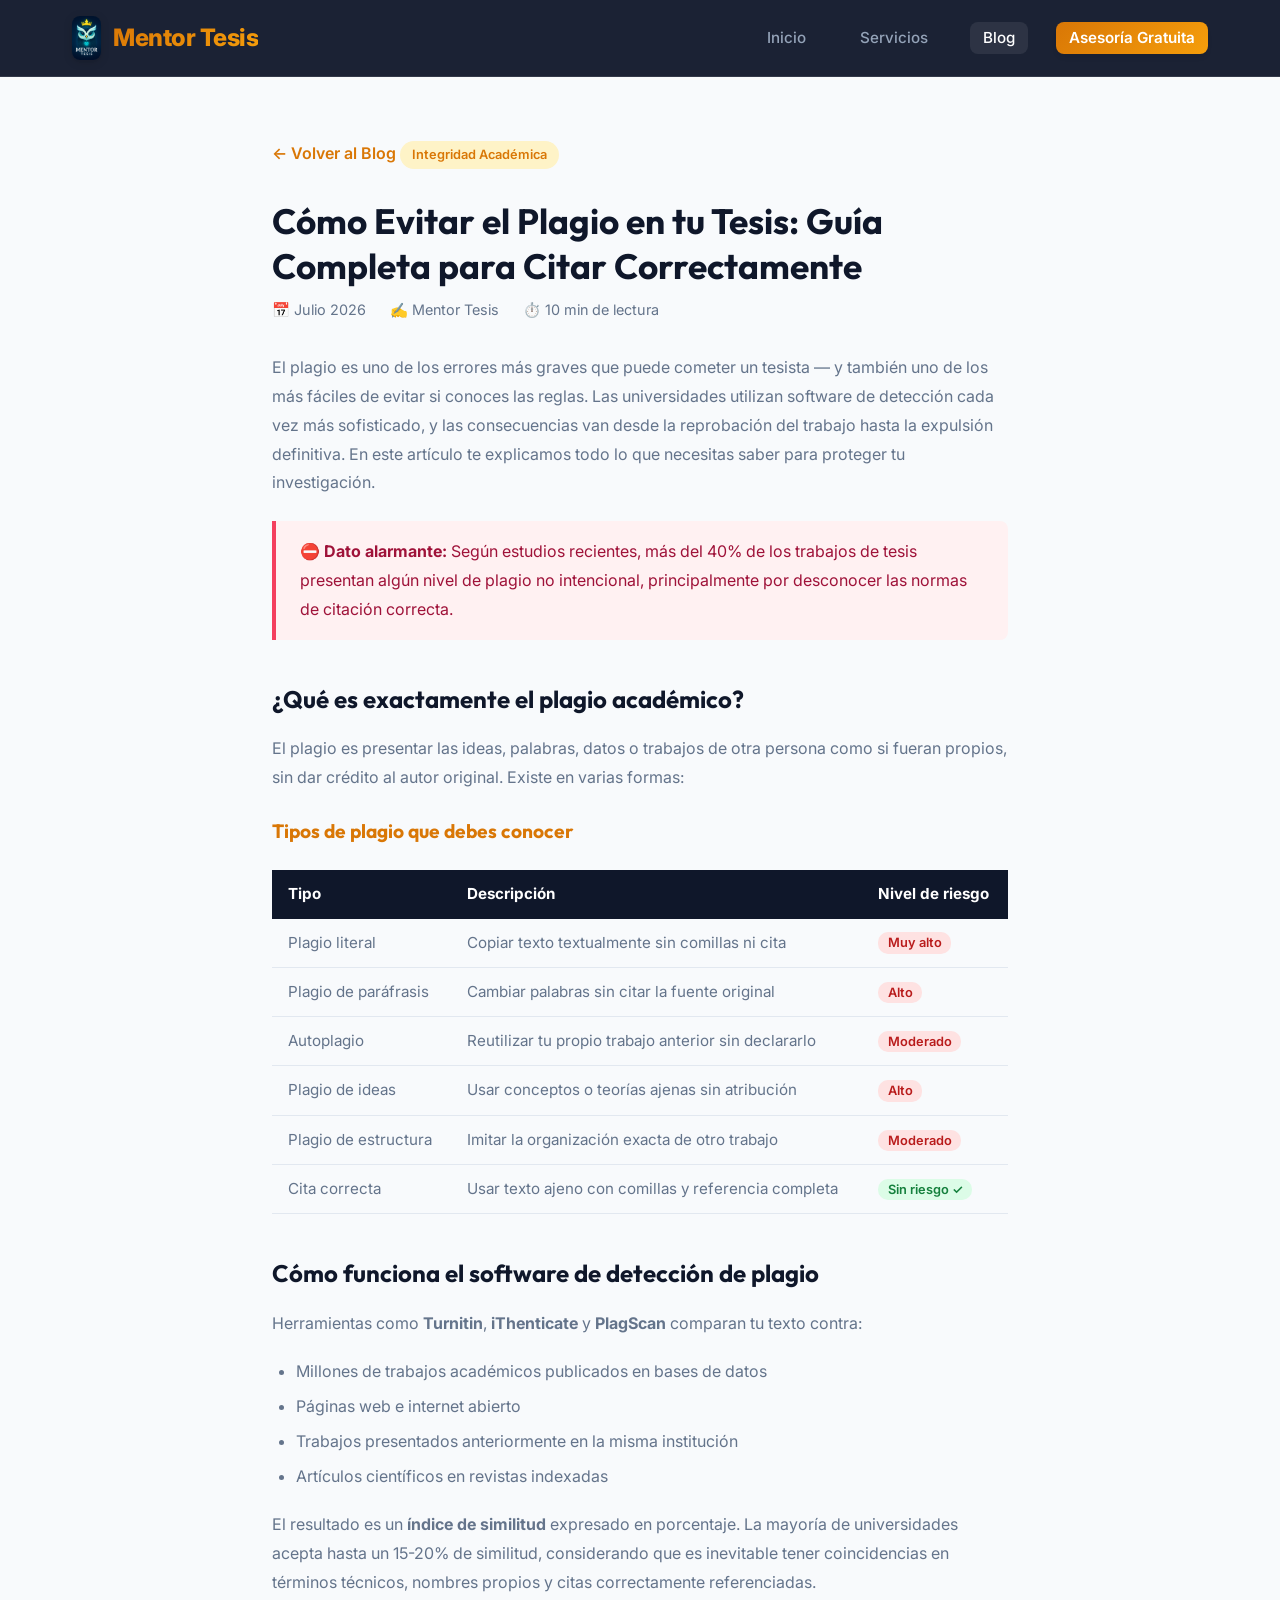
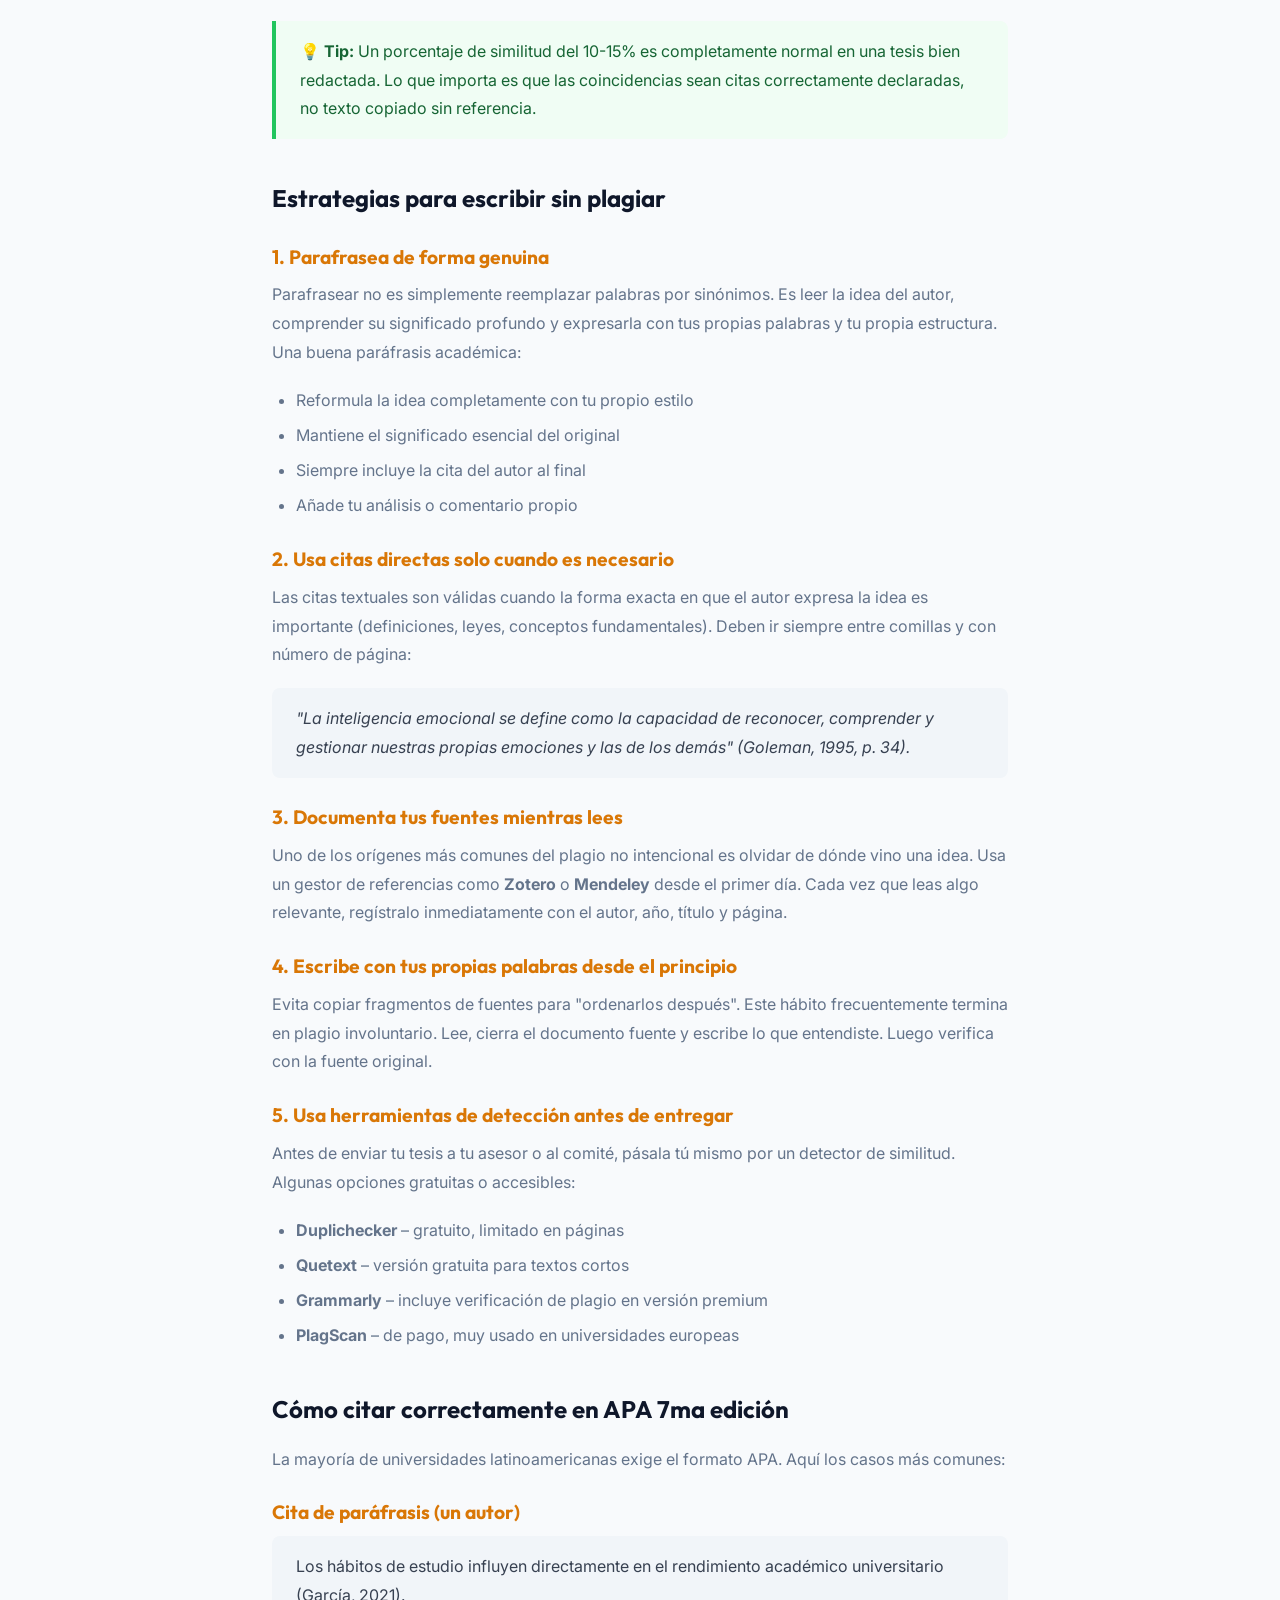
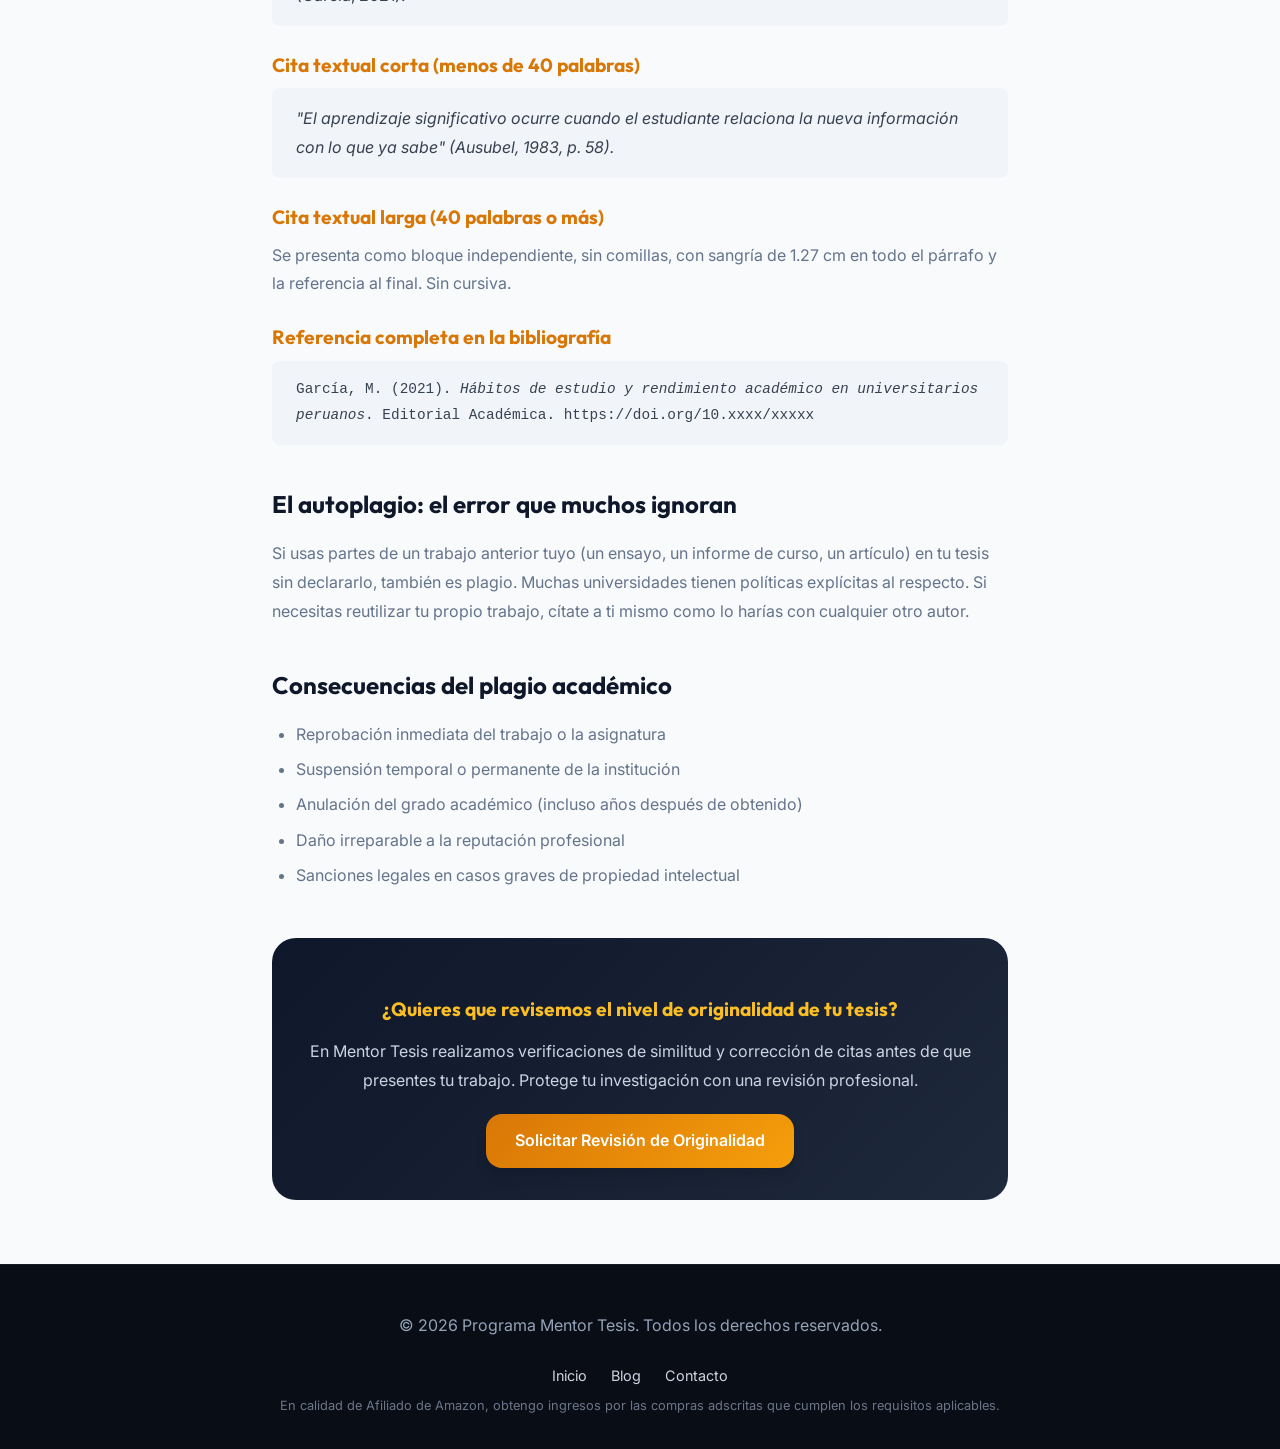
<file: blog-evitar-plagio.html>
<!DOCTYPE html>
<html lang="es">
<head>
<!-- Google tag (gtag.js) -->
<script async src="https://www.googletagmanager.com/gtag/js?id=G-GPL8CZELKK"></script>
<script>
  window.dataLayer = window.dataLayer || [];
  function gtag(){dataLayer.push(arguments);}
  gtag("js", new Date());

  gtag("config", "G-GPL8CZELKK");
</script>

  <meta charset="UTF-8">
  <meta name="viewport" content="width=device-width, initial-scale=1.0">
  <meta name="description" content="Aprende a evitar el plagio en tu tesis: qué es, cómo funciona el software de detección, y estrategias para citar correctamente y proteger tu trabajo académico.">
  <title>Cómo Evitar el Plagio en tu Tesis | Mentor Tesis Blog</title>
  <link rel="stylesheet" href="css/styles.css">
  <style>
    .blog-article { max-width: 800px; margin: 4rem auto; padding: 0 2rem; }
    .blog-article h1 { font-size: 2.2rem; color: var(--primary); margin-bottom: 0.5rem; line-height: 1.3; }
    .blog-meta { color: var(--text-muted); font-size: 0.9rem; margin-bottom: 2rem; display: flex; gap: 1.5rem; flex-wrap: wrap; }
    .blog-meta span { display: flex; align-items: center; gap: 0.3rem; }
    .blog-article h2 { font-size: 1.5rem; color: var(--primary); margin: 2.5rem 0 1rem; }
    .blog-article h3 { font-size: 1.2rem; color: var(--accent); margin: 1.5rem 0 0.5rem; }
    .blog-article p { font-size: 1rem; line-height: 1.8; color: var(--text-muted); margin-bottom: 1.2rem; }
    .blog-article ul, .blog-article ol { padding-left: 1.5rem; margin-bottom: 1.2rem; }
    .blog-article li { line-height: 1.8; color: var(--text-muted); font-size: 1rem; margin-bottom: 0.4rem; }
    .blog-tag { background: var(--accent-light); color: var(--accent); padding: 0.25rem 0.75rem; border-radius: 20px; font-size: 0.8rem; font-weight: 600; display: inline-block; margin-bottom: 1rem; }
    .blog-cta-box { background: linear-gradient(135deg, #0f172a 0%, #1e293b 100%); color: white; padding: 2rem; border-radius: var(--radius-lg); margin: 3rem 0; text-align: center; }
    .blog-cta-box h3 { color: #fbbf24; margin-bottom: 0.8rem; }
    .blog-cta-box p { color: #cbd5e1; margin-bottom: 1.2rem; }
    .back-link { display: inline-flex; align-items: center; gap: 0.5rem; color: var(--accent); text-decoration: none; font-weight: 600; margin-bottom: 2rem; }
    .back-link:hover { text-decoration: underline; }
    .danger-box { background: #fff1f2; border-left: 4px solid #f43f5e; padding: 1rem 1.5rem; border-radius: 0 8px 8px 0; margin: 1.5rem 0; }
    .danger-box p { color: #9f1239; margin: 0; }
    .tip-box { background: #f0fdf4; border-left: 4px solid #22c55e; padding: 1rem 1.5rem; border-radius: 0 8px 8px 0; margin: 1.5rem 0; }
    .tip-box p { color: #166534; margin: 0; }
    .plagio-table { width: 100%; border-collapse: collapse; margin: 1.5rem 0; font-size: 0.95rem; }
    .plagio-table th { background: var(--primary); color: white; padding: 0.75rem 1rem; text-align: left; }
    .plagio-table td { padding: 0.75rem 1rem; border-bottom: 1px solid var(--border-color); color: var(--text-muted); }
    .plagio-table tr:nth-child(even) td { background: #f8fafc; }
    .badge-ok  { background: #dcfce7; color: #15803d; padding: 0.2rem 0.6rem; border-radius: 10px; font-size: 0.8rem; font-weight: 600; }
    .badge-bad { background: #fee2e2; color: #b91c1c; padding: 0.2rem 0.6rem; border-radius: 10px; font-size: 0.8rem; font-weight: 600; }
  </style>
</head>
<body>
  <header>
    <div class="header-container">
      <a href="index.html" class="logo-wrapper">
        <img src="img/logo.jpg" alt="Mentor Tesis Logo" class="logo-img">
        <span class="logo-text">Mentor Tesis</span>
      </a>
      <nav>
        <ul>
          <li><a href="index.html">Inicio</a></li>
          <li><a href="servicios.html">Servicios</a></li>
          <li><a href="blog.html" class="active">Blog</a></li>
          <li><a href="contacto.html" class="nav-cta">Asesoría Gratuita</a></li>
        </ul>
      </nav>
    </div>
  </header>

  <main>
    <div class="blog-article">
      <a href="blog.html" class="back-link">← Volver al Blog</a>
      <span class="blog-tag">Integridad Académica</span>
      <h1>Cómo Evitar el Plagio en tu Tesis: Guía Completa para Citar Correctamente</h1>
      <div class="blog-meta">
        <span>📅 Julio 2026</span>
        <span>✍️ Mentor Tesis</span>
        <span>⏱️ 10 min de lectura</span>
      </div>

      <p>El plagio es uno de los errores más graves que puede cometer un tesista — y también uno de los más fáciles de evitar si conoces las reglas. Las universidades utilizan software de detección cada vez más sofisticado, y las consecuencias van desde la reprobación del trabajo hasta la expulsión definitiva. En este artículo te explicamos todo lo que necesitas saber para proteger tu investigación.</p>

      <div class="danger-box">
        <p>⛔ <strong>Dato alarmante:</strong> Según estudios recientes, más del 40% de los trabajos de tesis presentan algún nivel de plagio no intencional, principalmente por desconocer las normas de citación correcta.</p>
      </div>

      <h2>¿Qué es exactamente el plagio académico?</h2>
      <p>El plagio es presentar las ideas, palabras, datos o trabajos de otra persona como si fueran propios, sin dar crédito al autor original. Existe en varias formas:</p>

      <h3>Tipos de plagio que debes conocer</h3>
      <table class="plagio-table">
        <thead>
          <tr><th>Tipo</th><th>Descripción</th><th>Nivel de riesgo</th></tr>
        </thead>
        <tbody>
          <tr>
            <td>Plagio literal</td>
            <td>Copiar texto textualmente sin comillas ni cita</td>
            <td><span class="badge-bad">Muy alto</span></td>
          </tr>
          <tr>
            <td>Plagio de paráfrasis</td>
            <td>Cambiar palabras sin citar la fuente original</td>
            <td><span class="badge-bad">Alto</span></td>
          </tr>
          <tr>
            <td>Autoplagio</td>
            <td>Reutilizar tu propio trabajo anterior sin declararlo</td>
            <td><span class="badge-bad">Moderado</span></td>
          </tr>
          <tr>
            <td>Plagio de ideas</td>
            <td>Usar conceptos o teorías ajenas sin atribución</td>
            <td><span class="badge-bad">Alto</span></td>
          </tr>
          <tr>
            <td>Plagio de estructura</td>
            <td>Imitar la organización exacta de otro trabajo</td>
            <td><span class="badge-bad">Moderado</span></td>
          </tr>
          <tr>
            <td>Cita correcta</td>
            <td>Usar texto ajeno con comillas y referencia completa</td>
            <td><span class="badge-ok">Sin riesgo ✓</span></td>
          </tr>
        </tbody>
      </table>

      <h2>Cómo funciona el software de detección de plagio</h2>
      <p>Herramientas como <strong>Turnitin</strong>, <strong>iThenticate</strong> y <strong>PlagScan</strong> comparan tu texto contra:</p>
      <ul>
        <li>Millones de trabajos académicos publicados en bases de datos</li>
        <li>Páginas web e internet abierto</li>
        <li>Trabajos presentados anteriormente en la misma institución</li>
        <li>Artículos científicos en revistas indexadas</li>
      </ul>
      <p>El resultado es un <strong>índice de similitud</strong> expresado en porcentaje. La mayoría de universidades acepta hasta un 15-20% de similitud, considerando que es inevitable tener coincidencias en términos técnicos, nombres propios y citas correctamente referenciadas.</p>

      <div class="tip-box">
        <p>💡 <strong>Tip:</strong> Un porcentaje de similitud del 10-15% es completamente normal en una tesis bien redactada. Lo que importa es que las coincidencias sean citas correctamente declaradas, no texto copiado sin referencia.</p>
      </div>

      <h2>Estrategias para escribir sin plagiar</h2>

      <h3>1. Parafrasea de forma genuina</h3>
      <p>Parafrasear no es simplemente reemplazar palabras por sinónimos. Es leer la idea del autor, comprender su significado profundo y expresarla con tus propias palabras y tu propia estructura. Una buena paráfrasis académica:</p>
      <ul>
        <li>Reformula la idea completamente con tu propio estilo</li>
        <li>Mantiene el significado esencial del original</li>
        <li>Siempre incluye la cita del autor al final</li>
        <li>Añade tu análisis o comentario propio</li>
      </ul>

      <h3>2. Usa citas directas solo cuando es necesario</h3>
      <p>Las citas textuales son válidas cuando la forma exacta en que el autor expresa la idea es importante (definiciones, leyes, conceptos fundamentales). Deben ir siempre entre comillas y con número de página:</p>
      <p style="background:#f1f5f9; padding:1rem 1.5rem; border-radius:8px; font-style:italic; color:#374151;">"La inteligencia emocional se define como la capacidad de reconocer, comprender y gestionar nuestras propias emociones y las de los demás" (Goleman, 1995, p. 34).</p>

      <h3>3. Documenta tus fuentes mientras lees</h3>
      <p>Uno de los orígenes más comunes del plagio no intencional es olvidar de dónde vino una idea. Usa un gestor de referencias como <strong>Zotero</strong> o <strong>Mendeley</strong> desde el primer día. Cada vez que leas algo relevante, regístralo inmediatamente con el autor, año, título y página.</p>

      <h3>4. Escribe con tus propias palabras desde el principio</h3>
      <p>Evita copiar fragmentos de fuentes para "ordenarlos después". Este hábito frecuentemente termina en plagio involuntario. Lee, cierra el documento fuente y escribe lo que entendiste. Luego verifica con la fuente original.</p>

      <h3>5. Usa herramientas de detección antes de entregar</h3>
      <p>Antes de enviar tu tesis a tu asesor o al comité, pásala tú mismo por un detector de similitud. Algunas opciones gratuitas o accesibles:</p>
      <ul>
        <li><strong>Duplichecker</strong> – gratuito, limitado en páginas</li>
        <li><strong>Quetext</strong> – versión gratuita para textos cortos</li>
        <li><strong>Grammarly</strong> – incluye verificación de plagio en versión premium</li>
        <li><strong>PlagScan</strong> – de pago, muy usado en universidades europeas</li>
      </ul>

      <h2>Cómo citar correctamente en APA 7ma edición</h2>
      <p>La mayoría de universidades latinoamericanas exige el formato APA. Aquí los casos más comunes:</p>

      <h3>Cita de paráfrasis (un autor)</h3>
      <p style="background:#f1f5f9; padding:1rem 1.5rem; border-radius:8px; color:#374151;">Los hábitos de estudio influyen directamente en el rendimiento académico universitario (García, 2021).</p>

      <h3>Cita textual corta (menos de 40 palabras)</h3>
      <p style="background:#f1f5f9; padding:1rem 1.5rem; border-radius:8px; font-style:italic; color:#374151;">"El aprendizaje significativo ocurre cuando el estudiante relaciona la nueva información con lo que ya sabe" (Ausubel, 1983, p. 58).</p>

      <h3>Cita textual larga (40 palabras o más)</h3>
      <p>Se presenta como bloque independiente, sin comillas, con sangría de 1.27 cm en todo el párrafo y la referencia al final. Sin cursiva.</p>

      <h3>Referencia completa en la bibliografía</h3>
      <p style="background:#f1f5f9; padding:1rem 1.5rem; border-radius:8px; color:#374151; font-family: monospace; font-size:0.9rem;">García, M. (2021). <em>Hábitos de estudio y rendimiento académico en universitarios peruanos</em>. Editorial Académica. https://doi.org/10.xxxx/xxxxx</p>

      <h2>El autoplagio: el error que muchos ignoran</h2>
      <p>Si usas partes de un trabajo anterior tuyo (un ensayo, un informe de curso, un artículo) en tu tesis sin declararlo, también es plagio. Muchas universidades tienen políticas explícitas al respecto. Si necesitas reutilizar tu propio trabajo, cítate a ti mismo como lo harías con cualquier otro autor.</p>

      <h2>Consecuencias del plagio académico</h2>
      <ul>
        <li>Reprobación inmediata del trabajo o la asignatura</li>
        <li>Suspensión temporal o permanente de la institución</li>
        <li>Anulación del grado académico (incluso años después de obtenido)</li>
        <li>Daño irreparable a la reputación profesional</li>
        <li>Sanciones legales en casos graves de propiedad intelectual</li>
      </ul>

      <div class="blog-cta-box">
        <h3>¿Quieres que revisemos el nivel de originalidad de tu tesis?</h3>
        <p>En Mentor Tesis realizamos verificaciones de similitud y corrección de citas antes de que presentes tu trabajo. Protege tu investigación con una revisión profesional.</p>
        <a href="contacto.html" class="btn btn-primary">Solicitar Revisión de Originalidad</a>
      </div>
    </div>
  </main>

  <footer>
    <div class="footer-content">
      <p>&copy; 2026 Programa Mentor Tesis. Todos los derechos reservados.</p>
      <ul class="footer-links">
        <li><a href="index.html">Inicio</a></li>
        <li><a href="blog.html">Blog</a></li>
        <li><a href="contacto.html">Contacto</a></li>
      </ul>
    </div>
  
            <p style="font-size: 0.8rem; opacity: 0.7; margin-top: 0.5rem; text-align: center;">En calidad de Afiliado de Amazon, obtengo ingresos por las compras adscritas que cumplen los requisitos aplicables.</p>
        </footer>
</body>
</html>
</file>
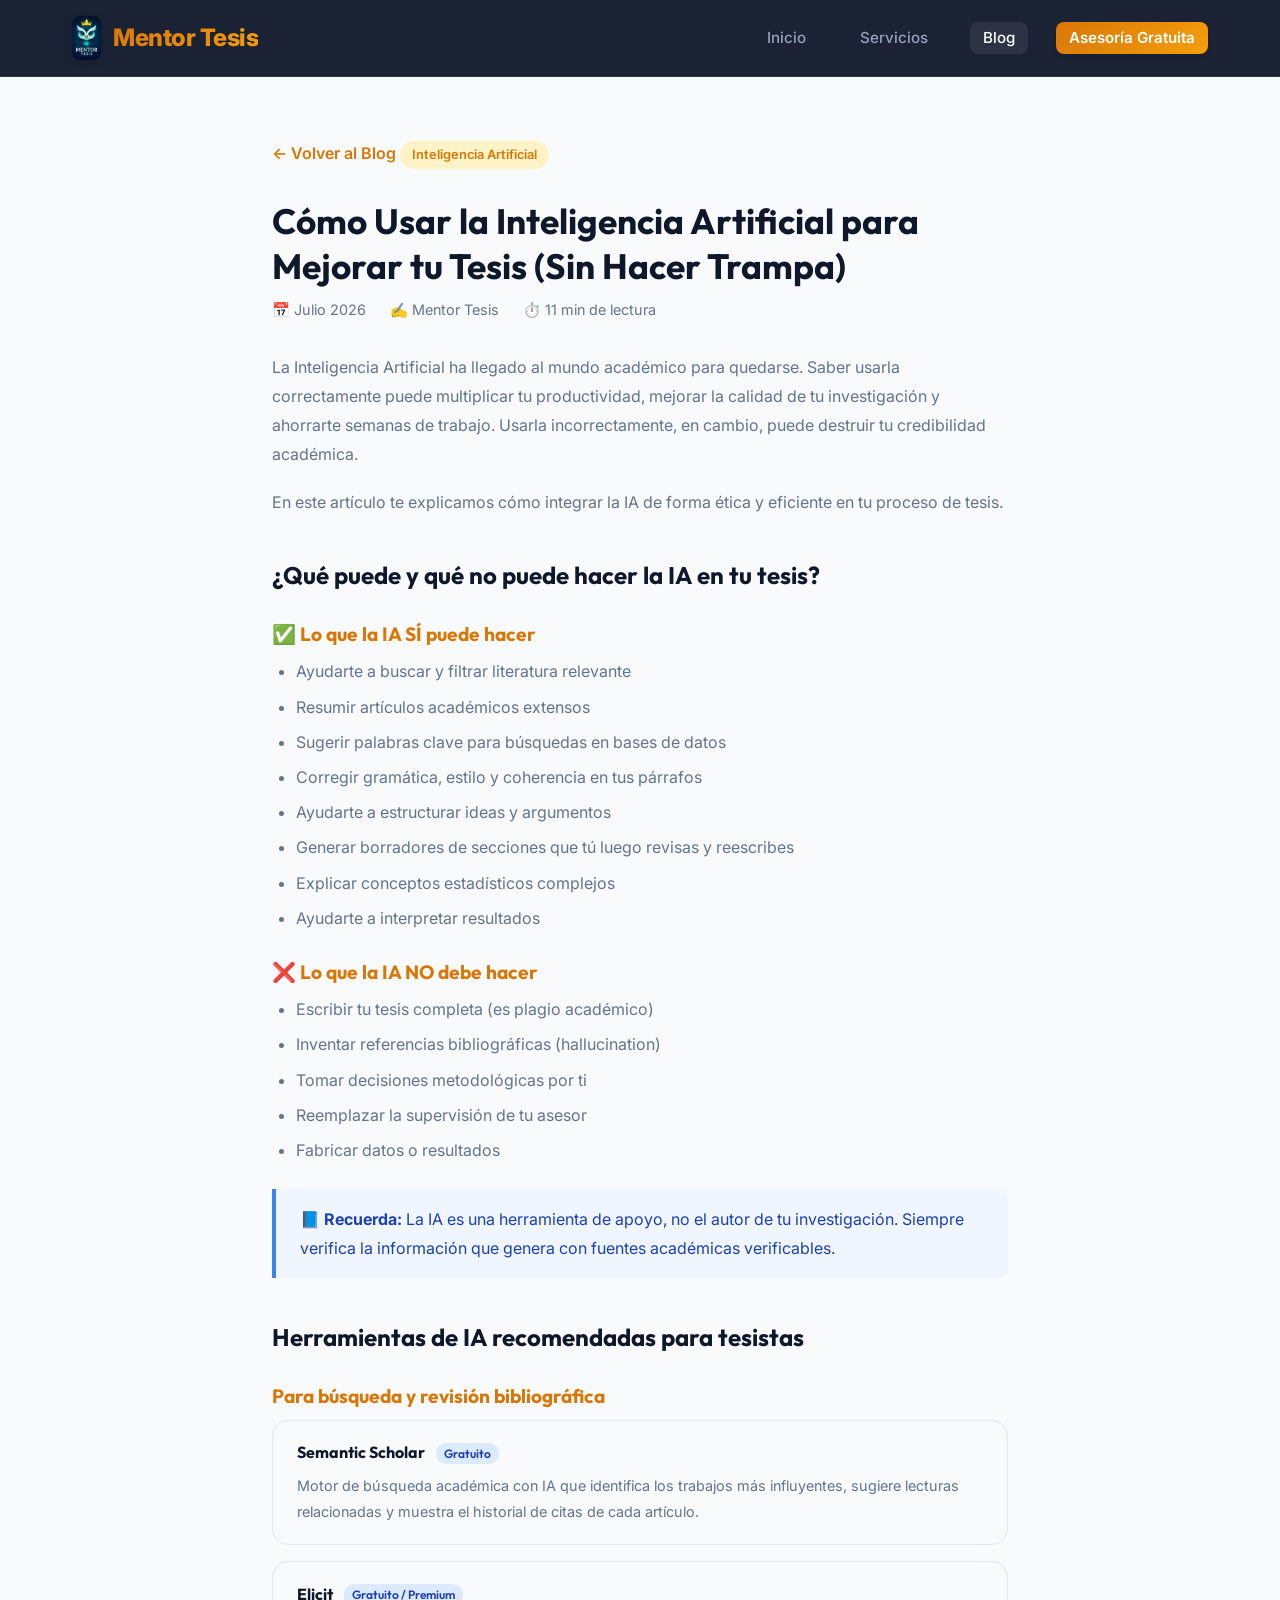
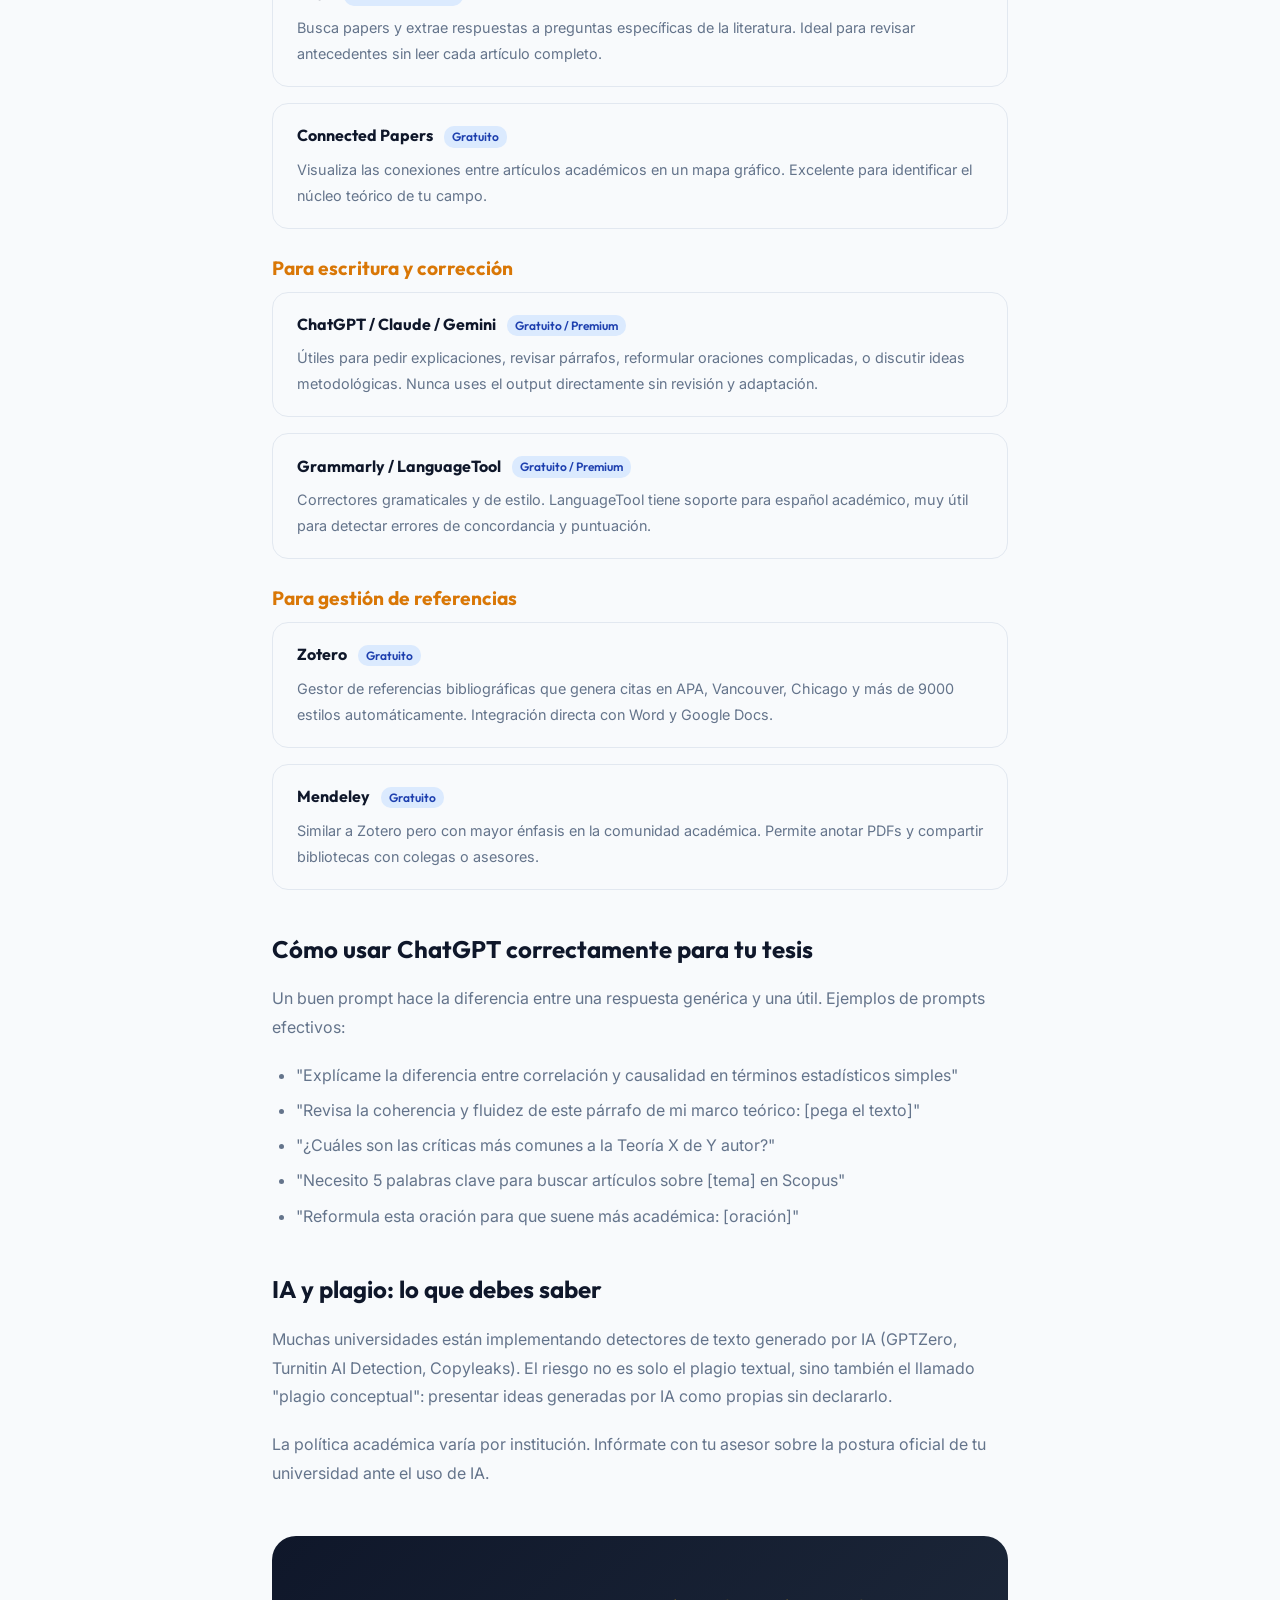
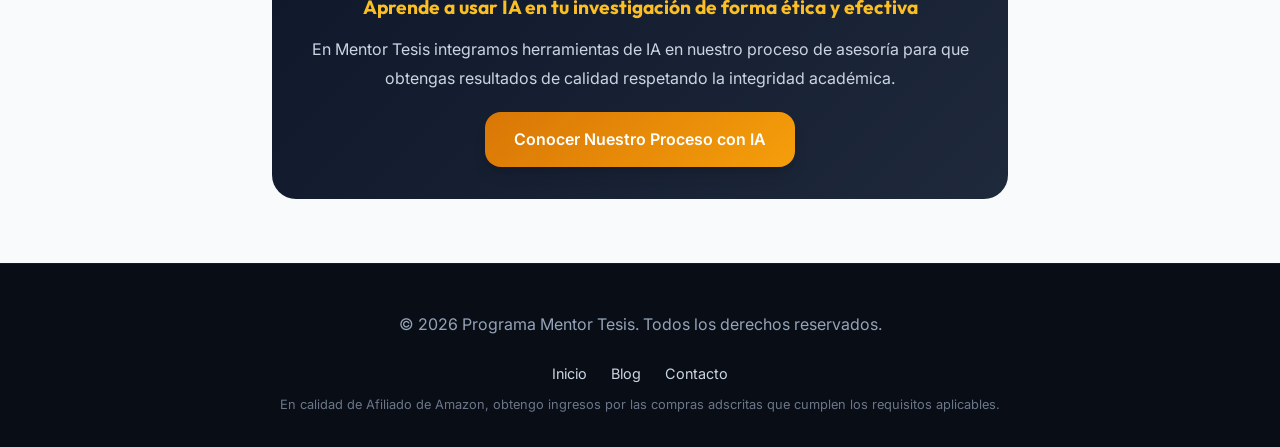
<file: blog-ia-para-tesis.html>
<!DOCTYPE html>
<html lang="es">
<head>
<!-- Google tag (gtag.js) -->
<script async src="https://www.googletagmanager.com/gtag/js?id=G-GPL8CZELKK"></script>
<script>
  window.dataLayer = window.dataLayer || [];
  function gtag(){dataLayer.push(arguments);}
  gtag("js", new Date());

  gtag("config", "G-GPL8CZELKK");
</script>

  <meta charset="UTF-8">
  <meta name="viewport" content="width=device-width, initial-scale=1.0">
  <meta name="description" content="Descubre cómo usar herramientas de Inteligencia Artificial para mejorar tu tesis: búsqueda bibliográfica, análisis de datos, redacción y revisión.">
  <title>IA para Mejorar tu Tesis | Mentor Tesis Blog</title>
  <link rel="stylesheet" href="css/styles.css">
  <style>
    .blog-article { max-width: 800px; margin: 4rem auto; padding: 0 2rem; }
    .blog-article h1 { font-size: 2.2rem; color: var(--primary); margin-bottom: 0.5rem; line-height: 1.3; }
    .blog-meta { color: var(--text-muted); font-size: 0.9rem; margin-bottom: 2rem; display: flex; gap: 1.5rem; flex-wrap: wrap; }
    .blog-meta span { display: flex; align-items: center; gap: 0.3rem; }
    .blog-article h2 { font-size: 1.5rem; color: var(--primary); margin: 2.5rem 0 1rem; }
    .blog-article h3 { font-size: 1.2rem; color: var(--accent); margin: 1.5rem 0 0.5rem; }
    .blog-article p { font-size: 1rem; line-height: 1.8; color: var(--text-muted); margin-bottom: 1.2rem; }
    .blog-article ul, .blog-article ol { padding-left: 1.5rem; margin-bottom: 1.2rem; }
    .blog-article li { line-height: 1.8; color: var(--text-muted); font-size: 1rem; margin-bottom: 0.4rem; }
    .blog-tag { background: var(--accent-light); color: var(--accent); padding: 0.25rem 0.75rem; border-radius: 20px; font-size: 0.8rem; font-weight: 600; display: inline-block; margin-bottom: 1rem; }
    .blog-cta-box { background: linear-gradient(135deg, #0f172a 0%, #1e293b 100%); color: white; padding: 2rem; border-radius: var(--radius-lg); margin: 3rem 0; text-align: center; }
    .blog-cta-box h3 { color: #fbbf24; margin-bottom: 0.8rem; }
    .blog-cta-box p { color: #cbd5e1; margin-bottom: 1.2rem; }
    .back-link { display: inline-flex; align-items: center; gap: 0.5rem; color: var(--accent); text-decoration: none; font-weight: 600; margin-bottom: 2rem; }
    .back-link:hover { text-decoration: underline; }
    .tool-card { border: 1px solid var(--border-color); border-radius: var(--radius-md); padding: 1.2rem 1.5rem; margin-bottom: 1rem; background: #f8fafc; }
    .tool-card h4 { color: var(--primary); margin-bottom: 0.5rem; font-size: 1rem; }
    .tool-card p { color: var(--text-muted); font-size: 0.9rem; margin: 0; }
    .tool-card .tool-badge { font-size: 0.75rem; font-weight: 600; background: #dbeafe; color: #1e40af; padding: 0.2rem 0.5rem; border-radius: 10px; margin-left: 0.5rem; }
    .info-box { background: #eff6ff; border-left: 4px solid #3b82f6; padding: 1rem 1.5rem; border-radius: 0 8px 8px 0; margin: 1.5rem 0; }
    .info-box p { color: #1e40af; margin: 0; }
  </style>
</head>
<body>
  <header>
    <div class="header-container">
      <a href="index.html" class="logo-wrapper">
        <img src="img/logo.jpg" alt="Mentor Tesis Logo" class="logo-img">
        <span class="logo-text">Mentor Tesis</span>
      </a>
      <nav>
        <ul>
          <li><a href="index.html">Inicio</a></li>
          <li><a href="servicios.html">Servicios</a></li>
          <li><a href="blog.html" class="active">Blog</a></li>
          <li><a href="contacto.html" class="nav-cta">Asesoría Gratuita</a></li>
        </ul>
      </nav>
    </div>
  </header>

  <main>
    <div class="blog-article">
      <a href="blog.html" class="back-link">← Volver al Blog</a>
      <span class="blog-tag">Inteligencia Artificial</span>
      <h1>Cómo Usar la Inteligencia Artificial para Mejorar tu Tesis (Sin Hacer Trampa)</h1>
      <div class="blog-meta">
        <span>📅 Julio 2026</span>
        <span>✍️ Mentor Tesis</span>
        <span>⏱️ 11 min de lectura</span>
      </div>

      <p>La Inteligencia Artificial ha llegado al mundo académico para quedarse. Saber usarla correctamente puede multiplicar tu productividad, mejorar la calidad de tu investigación y ahorrarte semanas de trabajo. Usarla incorrectamente, en cambio, puede destruir tu credibilidad académica.</p>
      <p>En este artículo te explicamos cómo integrar la IA de forma ética y eficiente en tu proceso de tesis.</p>

      <h2>¿Qué puede y qué no puede hacer la IA en tu tesis?</h2>

      <h3>✅ Lo que la IA SÍ puede hacer</h3>
      <ul>
        <li>Ayudarte a buscar y filtrar literatura relevante</li>
        <li>Resumir artículos académicos extensos</li>
        <li>Sugerir palabras clave para búsquedas en bases de datos</li>
        <li>Corregir gramática, estilo y coherencia en tus párrafos</li>
        <li>Ayudarte a estructurar ideas y argumentos</li>
        <li>Generar borradores de secciones que tú luego revisas y reescribes</li>
        <li>Explicar conceptos estadísticos complejos</li>
        <li>Ayudarte a interpretar resultados</li>
      </ul>

      <h3>❌ Lo que la IA NO debe hacer</h3>
      <ul>
        <li>Escribir tu tesis completa (es plagio académico)</li>
        <li>Inventar referencias bibliográficas (hallucination)</li>
        <li>Tomar decisiones metodológicas por ti</li>
        <li>Reemplazar la supervisión de tu asesor</li>
        <li>Fabricar datos o resultados</li>
      </ul>

      <div class="info-box">
        <p>📘 <strong>Recuerda:</strong> La IA es una herramienta de apoyo, no el autor de tu investigación. Siempre verifica la información que genera con fuentes académicas verificables.</p>
      </div>

      <h2>Herramientas de IA recomendadas para tesistas</h2>

      <h3>Para búsqueda y revisión bibliográfica</h3>

      <div class="tool-card">
        <h4>Semantic Scholar <span class="tool-badge">Gratuito</span></h4>
        <p>Motor de búsqueda académica con IA que identifica los trabajos más influyentes, sugiere lecturas relacionadas y muestra el historial de citas de cada artículo.</p>
      </div>

      <div class="tool-card">
        <h4>Elicit <span class="tool-badge">Gratuito / Premium</span></h4>
        <p>Busca papers y extrae respuestas a preguntas específicas de la literatura. Ideal para revisar antecedentes sin leer cada artículo completo.</p>
      </div>

      <div class="tool-card">
        <h4>Connected Papers <span class="tool-badge">Gratuito</span></h4>
        <p>Visualiza las conexiones entre artículos académicos en un mapa gráfico. Excelente para identificar el núcleo teórico de tu campo.</p>
      </div>

      <h3>Para escritura y corrección</h3>

      <div class="tool-card">
        <h4>ChatGPT / Claude / Gemini <span class="tool-badge">Gratuito / Premium</span></h4>
        <p>Útiles para pedir explicaciones, revisar párrafos, reformular oraciones complicadas, o discutir ideas metodológicas. Nunca uses el output directamente sin revisión y adaptación.</p>
      </div>

      <div class="tool-card">
        <h4>Grammarly / LanguageTool <span class="tool-badge">Gratuito / Premium</span></h4>
        <p>Correctores gramaticales y de estilo. LanguageTool tiene soporte para español académico, muy útil para detectar errores de concordancia y puntuación.</p>
      </div>

      <h3>Para gestión de referencias</h3>

      <div class="tool-card">
        <h4>Zotero <span class="tool-badge">Gratuito</span></h4>
        <p>Gestor de referencias bibliográficas que genera citas en APA, Vancouver, Chicago y más de 9000 estilos automáticamente. Integración directa con Word y Google Docs.</p>
      </div>

      <div class="tool-card">
        <h4>Mendeley <span class="tool-badge">Gratuito</span></h4>
        <p>Similar a Zotero pero con mayor énfasis en la comunidad académica. Permite anotar PDFs y compartir bibliotecas con colegas o asesores.</p>
      </div>

      <h2>Cómo usar ChatGPT correctamente para tu tesis</h2>
      <p>Un buen prompt hace la diferencia entre una respuesta genérica y una útil. Ejemplos de prompts efectivos:</p>
      <ul>
        <li>"Explícame la diferencia entre correlación y causalidad en términos estadísticos simples"</li>
        <li>"Revisa la coherencia y fluidez de este párrafo de mi marco teórico: [pega el texto]"</li>
        <li>"¿Cuáles son las críticas más comunes a la Teoría X de Y autor?"</li>
        <li>"Necesito 5 palabras clave para buscar artículos sobre [tema] en Scopus"</li>
        <li>"Reformula esta oración para que suene más académica: [oración]"</li>
      </ul>

      <h2>IA y plagio: lo que debes saber</h2>
      <p>Muchas universidades están implementando detectores de texto generado por IA (GPTZero, Turnitin AI Detection, Copyleaks). El riesgo no es solo el plagio textual, sino también el llamado "plagio conceptual": presentar ideas generadas por IA como propias sin declararlo.</p>
      <p>La política académica varía por institución. Infórmate con tu asesor sobre la postura oficial de tu universidad ante el uso de IA.</p>

      <div class="blog-cta-box">
        <h3>Aprende a usar IA en tu investigación de forma ética y efectiva</h3>
        <p>En Mentor Tesis integramos herramientas de IA en nuestro proceso de asesoría para que obtengas resultados de calidad respetando la integridad académica.</p>
        <a href="contacto.html" class="btn btn-primary">Conocer Nuestro Proceso con IA</a>
      </div>
    </div>
  </main>

  <footer>
    <div class="footer-content">
      <p>&copy; 2026 Programa Mentor Tesis. Todos los derechos reservados.</p>
      <ul class="footer-links">
        <li><a href="index.html">Inicio</a></li>
        <li><a href="blog.html">Blog</a></li>
        <li><a href="contacto.html">Contacto</a></li>
      </ul>
    </div>
  
            <p style="font-size: 0.8rem; opacity: 0.7; margin-top: 0.5rem; text-align: center;">En calidad de Afiliado de Amazon, obtengo ingresos por las compras adscritas que cumplen los requisitos aplicables.</p>
        </footer>
</body>
</html>
</file>
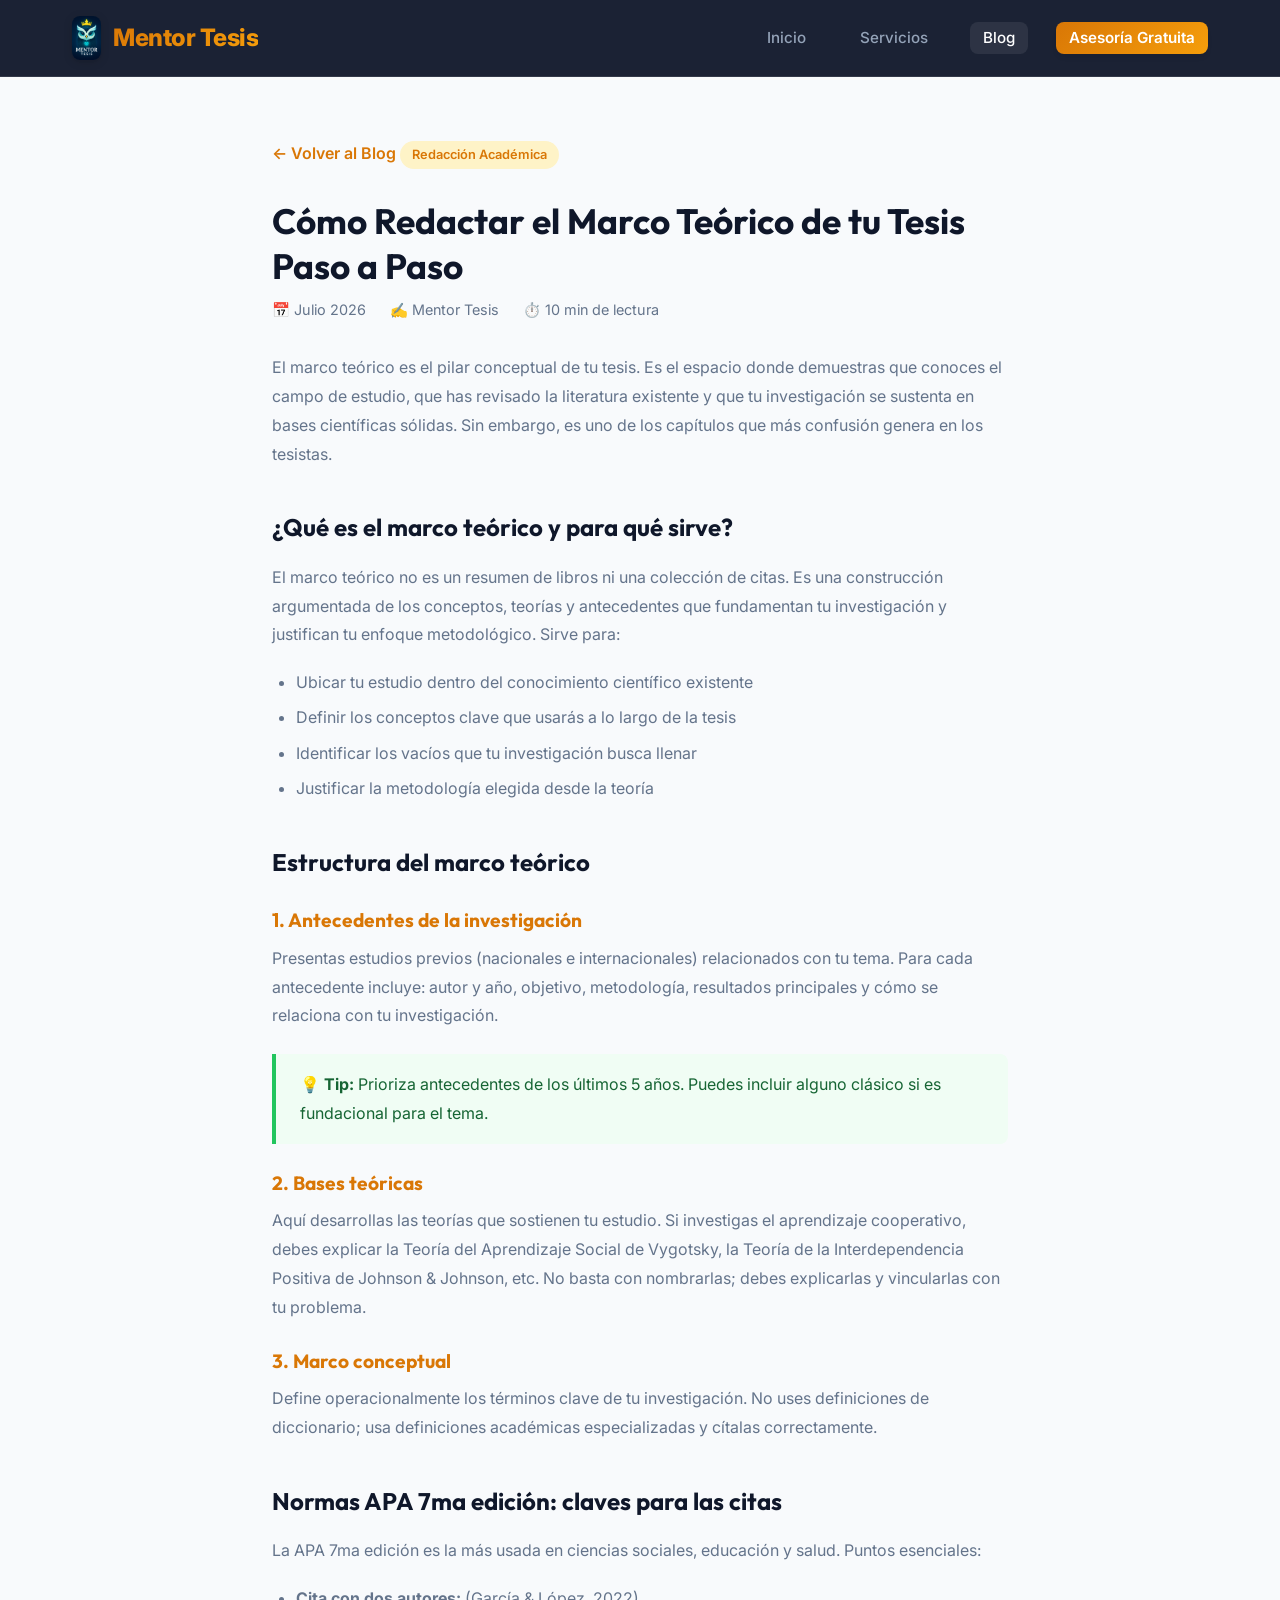
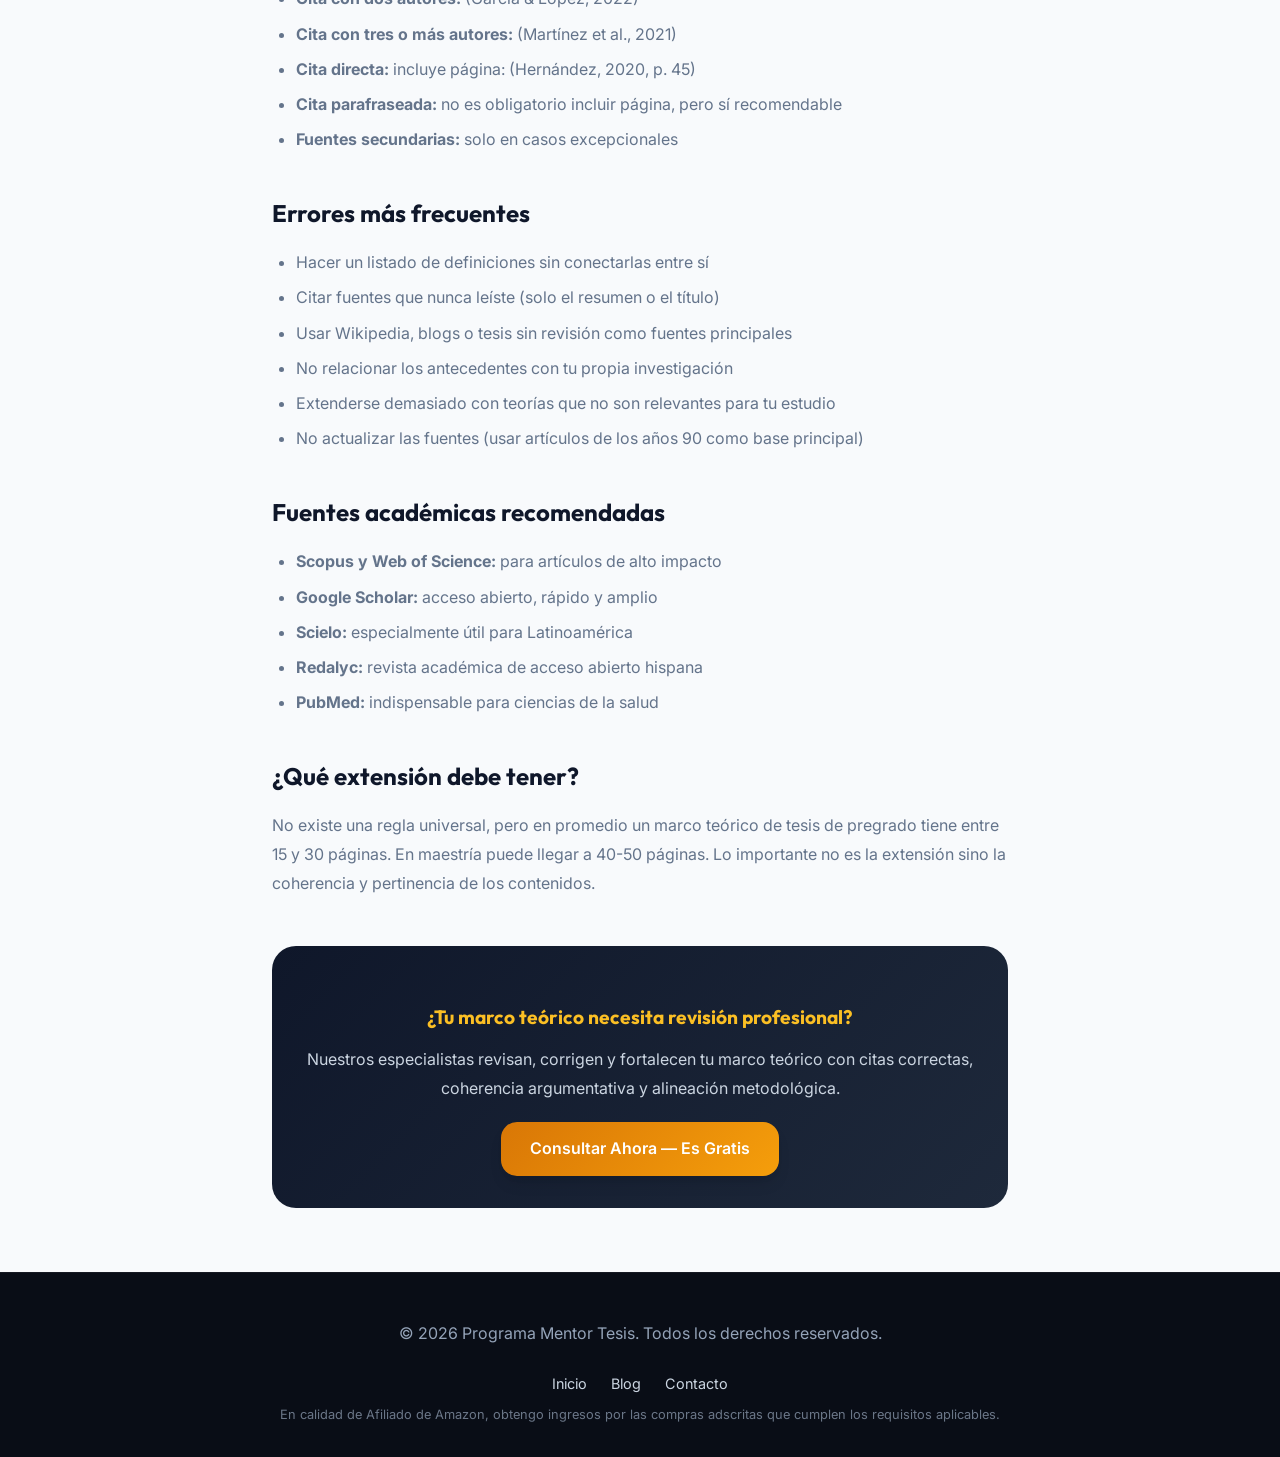
<file: blog-marco-teorico.html>
<!DOCTYPE html>
<html lang="es">
<head>
<!-- Google tag (gtag.js) -->
<script async src="https://www.googletagmanager.com/gtag/js?id=G-GPL8CZELKK"></script>
<script>
  window.dataLayer = window.dataLayer || [];
  function gtag(){dataLayer.push(arguments);}
  gtag("js", new Date());

  gtag("config", "G-GPL8CZELKK");
</script>

  <meta charset="UTF-8">
  <meta name="viewport" content="width=device-width, initial-scale=1.0">
  <meta name="description" content="Aprende cómo redactar el marco teórico de tu tesis: estructura, fuentes, normas APA y los errores más comunes que debes evitar.">
  <title>Cómo Redactar el Marco Teórico | Mentor Tesis Blog</title>
  <link rel="stylesheet" href="css/styles.css">
  <style>
    .blog-article { max-width: 800px; margin: 4rem auto; padding: 0 2rem; }
    .blog-article h1 { font-size: 2.2rem; color: var(--primary); margin-bottom: 0.5rem; line-height: 1.3; }
    .blog-meta { color: var(--text-muted); font-size: 0.9rem; margin-bottom: 2rem; display: flex; gap: 1.5rem; flex-wrap: wrap; }
    .blog-meta span { display: flex; align-items: center; gap: 0.3rem; }
    .blog-article h2 { font-size: 1.5rem; color: var(--primary); margin: 2.5rem 0 1rem; }
    .blog-article h3 { font-size: 1.2rem; color: var(--accent); margin: 1.5rem 0 0.5rem; }
    .blog-article p { font-size: 1rem; line-height: 1.8; color: var(--text-muted); margin-bottom: 1.2rem; }
    .blog-article ul, .blog-article ol { padding-left: 1.5rem; margin-bottom: 1.2rem; }
    .blog-article li { line-height: 1.8; color: var(--text-muted); font-size: 1rem; margin-bottom: 0.4rem; }
    .blog-tag { background: var(--accent-light); color: var(--accent); padding: 0.25rem 0.75rem; border-radius: 20px; font-size: 0.8rem; font-weight: 600; display: inline-block; margin-bottom: 1rem; }
    .blog-cta-box { background: linear-gradient(135deg, #0f172a 0%, #1e293b 100%); color: white; padding: 2rem; border-radius: var(--radius-lg); margin: 3rem 0; text-align: center; }
    .blog-cta-box h3 { color: #fbbf24; margin-bottom: 0.8rem; }
    .blog-cta-box p { color: #cbd5e1; margin-bottom: 1.2rem; }
    .back-link { display: inline-flex; align-items: center; gap: 0.5rem; color: var(--accent); text-decoration: none; font-weight: 600; margin-bottom: 2rem; }
    .back-link:hover { text-decoration: underline; }
    .tip-box { background: #f0fdf4; border-left: 4px solid #22c55e; padding: 1rem 1.5rem; border-radius: 0 8px 8px 0; margin: 1.5rem 0; }
    .tip-box p { color: #166534; margin: 0; }
  </style>
</head>
<body>
  <header>
    <div class="header-container">
      <a href="index.html" class="logo-wrapper">
        <img src="img/logo.jpg" alt="Mentor Tesis Logo" class="logo-img">
        <span class="logo-text">Mentor Tesis</span>
      </a>
      <nav>
        <ul>
          <li><a href="index.html">Inicio</a></li>
          <li><a href="servicios.html">Servicios</a></li>
          <li><a href="blog.html" class="active">Blog</a></li>
          <li><a href="contacto.html" class="nav-cta">Asesoría Gratuita</a></li>
        </ul>
      </nav>
    </div>
  </header>

  <main>
    <div class="blog-article">
      <a href="blog.html" class="back-link">← Volver al Blog</a>
      <span class="blog-tag">Redacción Académica</span>
      <h1>Cómo Redactar el Marco Teórico de tu Tesis Paso a Paso</h1>
      <div class="blog-meta">
        <span>📅 Julio 2026</span>
        <span>✍️ Mentor Tesis</span>
        <span>⏱️ 10 min de lectura</span>
      </div>

      <p>El marco teórico es el pilar conceptual de tu tesis. Es el espacio donde demuestras que conoces el campo de estudio, que has revisado la literatura existente y que tu investigación se sustenta en bases científicas sólidas. Sin embargo, es uno de los capítulos que más confusión genera en los tesistas.</p>

      <h2>¿Qué es el marco teórico y para qué sirve?</h2>
      <p>El marco teórico no es un resumen de libros ni una colección de citas. Es una construcción argumentada de los conceptos, teorías y antecedentes que fundamentan tu investigación y justifican tu enfoque metodológico. Sirve para:</p>
      <ul>
        <li>Ubicar tu estudio dentro del conocimiento científico existente</li>
        <li>Definir los conceptos clave que usarás a lo largo de la tesis</li>
        <li>Identificar los vacíos que tu investigación busca llenar</li>
        <li>Justificar la metodología elegida desde la teoría</li>
      </ul>

      <h2>Estructura del marco teórico</h2>

      <h3>1. Antecedentes de la investigación</h3>
      <p>Presentas estudios previos (nacionales e internacionales) relacionados con tu tema. Para cada antecedente incluye: autor y año, objetivo, metodología, resultados principales y cómo se relaciona con tu investigación.</p>
      <div class="tip-box">
        <p>💡 <strong>Tip:</strong> Prioriza antecedentes de los últimos 5 años. Puedes incluir alguno clásico si es fundacional para el tema.</p>
      </div>

      <h3>2. Bases teóricas</h3>
      <p>Aquí desarrollas las teorías que sostienen tu estudio. Si investigas el aprendizaje cooperativo, debes explicar la Teoría del Aprendizaje Social de Vygotsky, la Teoría de la Interdependencia Positiva de Johnson & Johnson, etc. No basta con nombrarlas; debes explicarlas y vincularlas con tu problema.</p>

      <h3>3. Marco conceptual</h3>
      <p>Define operacionalmente los términos clave de tu investigación. No uses definiciones de diccionario; usa definiciones académicas especializadas y cítalas correctamente.</p>

      <h2>Normas APA 7ma edición: claves para las citas</h2>
      <p>La APA 7ma edición es la más usada en ciencias sociales, educación y salud. Puntos esenciales:</p>
      <ul>
        <li><strong>Cita con dos autores:</strong> (García & López, 2022)</li>
        <li><strong>Cita con tres o más autores:</strong> (Martínez et al., 2021)</li>
        <li><strong>Cita directa:</strong> incluye página: (Hernández, 2020, p. 45)</li>
        <li><strong>Cita parafraseada:</strong> no es obligatorio incluir página, pero sí recomendable</li>
        <li><strong>Fuentes secundarias:</strong> solo en casos excepcionales</li>
      </ul>

      <h2>Errores más frecuentes</h2>
      <ul>
        <li>Hacer un listado de definiciones sin conectarlas entre sí</li>
        <li>Citar fuentes que nunca leíste (solo el resumen o el título)</li>
        <li>Usar Wikipedia, blogs o tesis sin revisión como fuentes principales</li>
        <li>No relacionar los antecedentes con tu propia investigación</li>
        <li>Extenderse demasiado con teorías que no son relevantes para tu estudio</li>
        <li>No actualizar las fuentes (usar artículos de los años 90 como base principal)</li>
      </ul>

      <h2>Fuentes académicas recomendadas</h2>
      <ul>
        <li><strong>Scopus y Web of Science:</strong> para artículos de alto impacto</li>
        <li><strong>Google Scholar:</strong> acceso abierto, rápido y amplio</li>
        <li><strong>Scielo:</strong> especialmente útil para Latinoamérica</li>
        <li><strong>Redalyc:</strong> revista académica de acceso abierto hispana</li>
        <li><strong>PubMed:</strong> indispensable para ciencias de la salud</li>
      </ul>

      <h2>¿Qué extensión debe tener?</h2>
      <p>No existe una regla universal, pero en promedio un marco teórico de tesis de pregrado tiene entre 15 y 30 páginas. En maestría puede llegar a 40-50 páginas. Lo importante no es la extensión sino la coherencia y pertinencia de los contenidos.</p>

      <div class="blog-cta-box">
        <h3>¿Tu marco teórico necesita revisión profesional?</h3>
        <p>Nuestros especialistas revisan, corrigen y fortalecen tu marco teórico con citas correctas, coherencia argumentativa y alineación metodológica.</p>
        <a href="contacto.html" class="btn btn-primary">Consultar Ahora — Es Gratis</a>
      </div>
    </div>
  </main>

  <footer>
    <div class="footer-content">
      <p>&copy; 2026 Programa Mentor Tesis. Todos los derechos reservados.</p>
      <ul class="footer-links">
        <li><a href="index.html">Inicio</a></li>
        <li><a href="blog.html">Blog</a></li>
        <li><a href="contacto.html">Contacto</a></li>
      </ul>
    </div>
  
            <p style="font-size: 0.8rem; opacity: 0.7; margin-top: 0.5rem; text-align: center;">En calidad de Afiliado de Amazon, obtengo ingresos por las compras adscritas que cumplen los requisitos aplicables.</p>
        </footer>
</body>
</html>
</file>
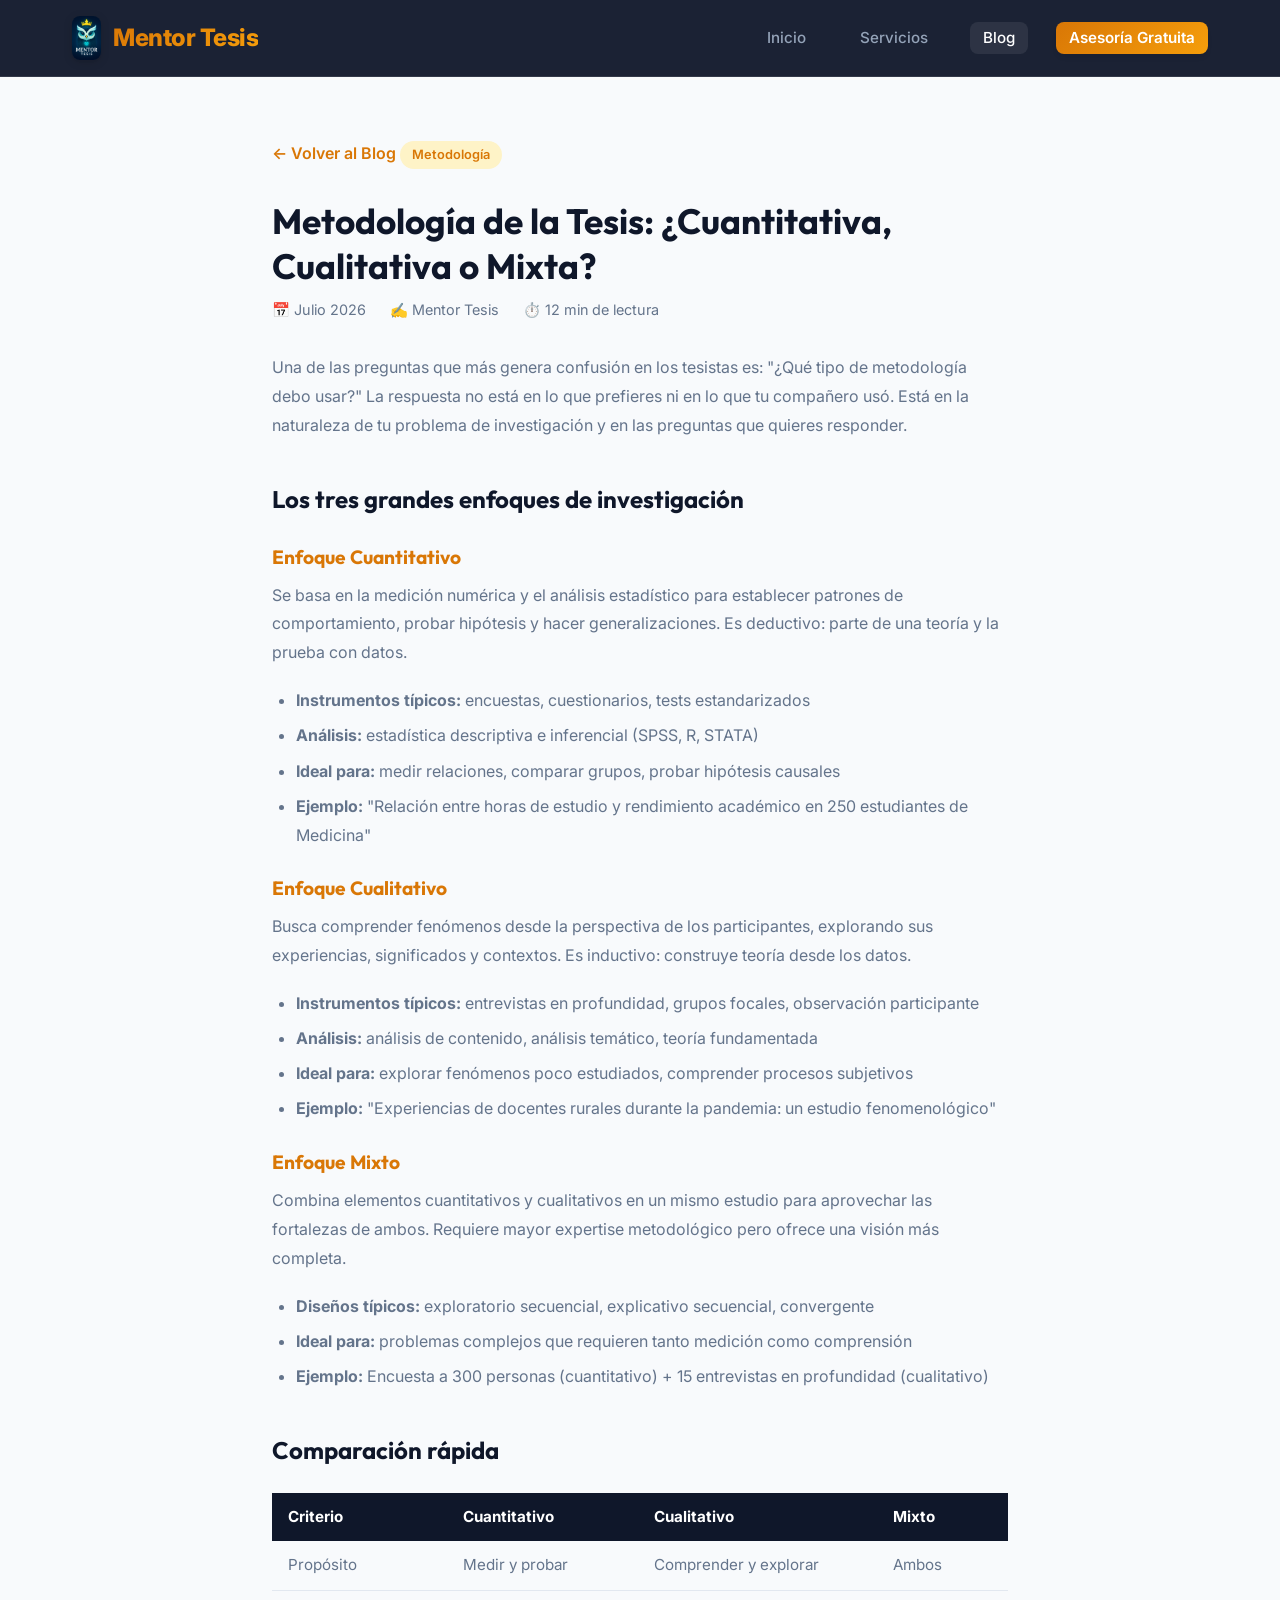
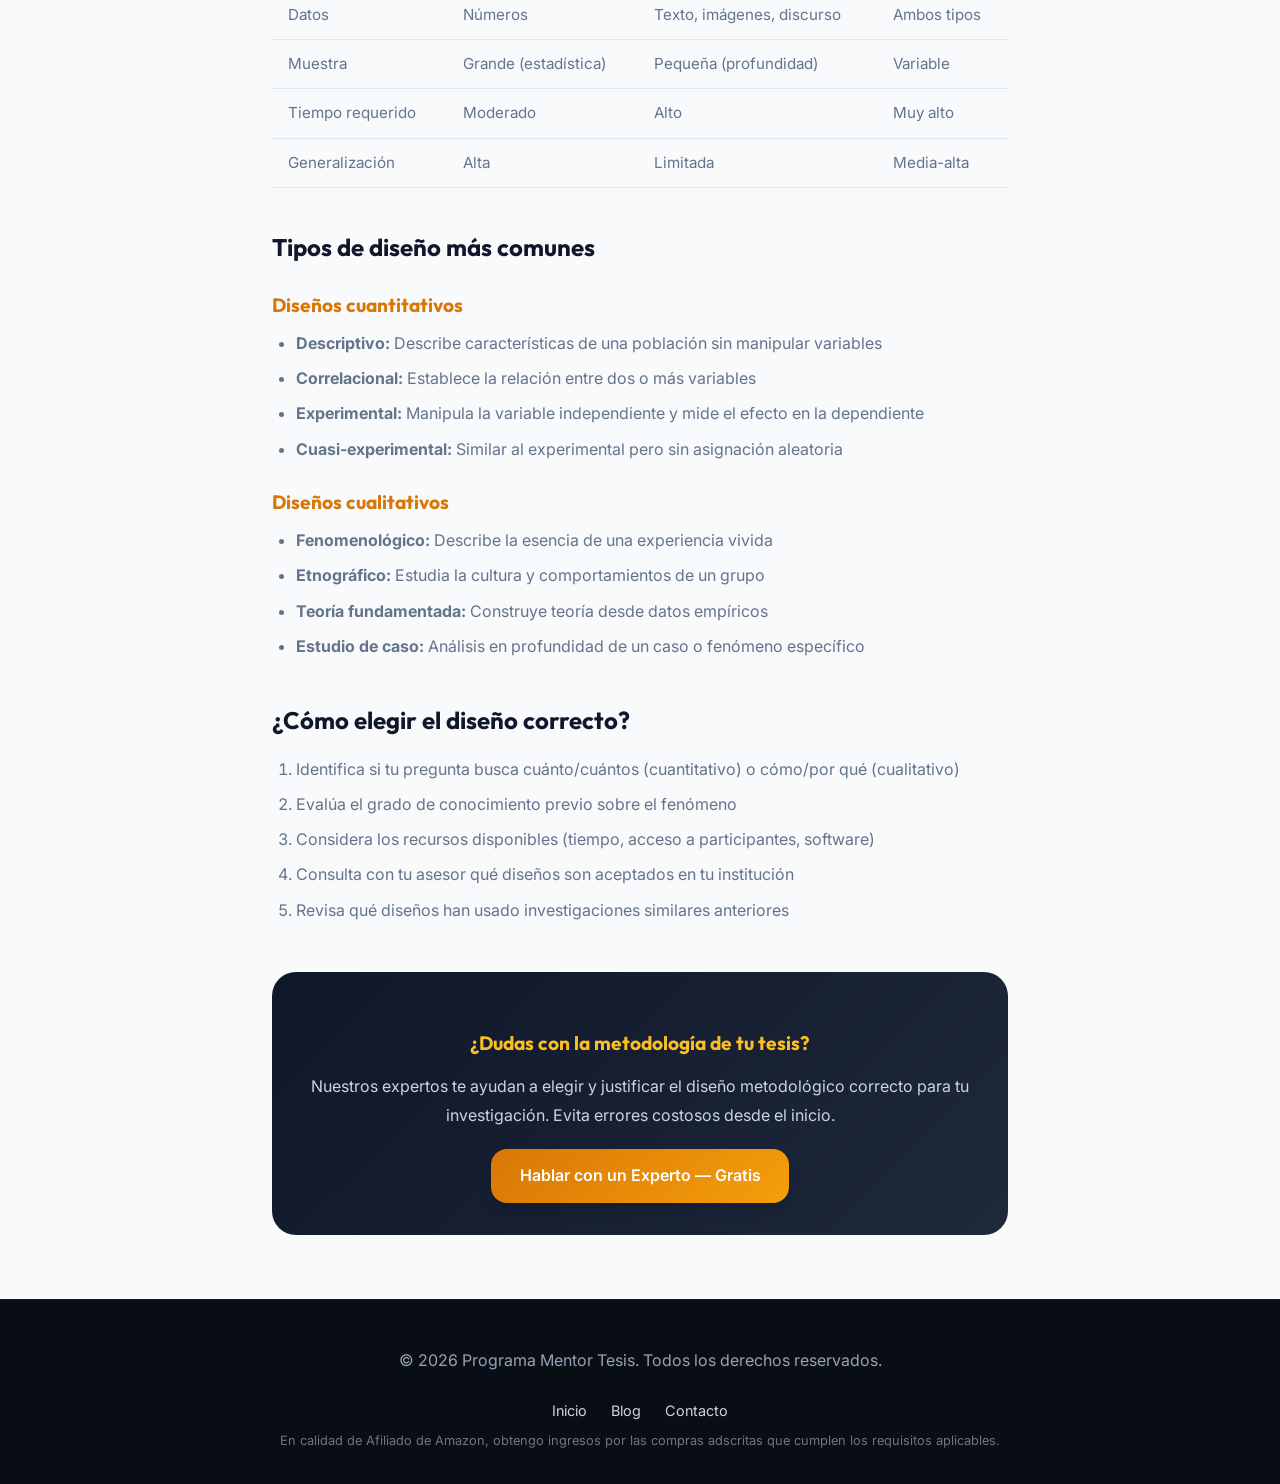
<file: blog-metodologia-tesis.html>
<!DOCTYPE html>
<html lang="es">
<head>
<!-- Google tag (gtag.js) -->
<script async src="https://www.googletagmanager.com/gtag/js?id=G-GPL8CZELKK"></script>
<script>
  window.dataLayer = window.dataLayer || [];
  function gtag(){dataLayer.push(arguments);}
  gtag("js", new Date());

  gtag("config", "G-GPL8CZELKK");
</script>

  <meta charset="UTF-8">
  <meta name="viewport" content="width=device-width, initial-scale=1.0">
  <meta name="description" content="Guía completa para elegir la metodología de tu tesis: enfoques cuantitativo, cualitativo y mixto, tipos de diseño y cómo justificar tu elección.">
  <title>Metodología de la Tesis: Cuantitativa, Cualitativa o Mixta | Mentor Tesis Blog</title>
  <link rel="stylesheet" href="css/styles.css">
  <style>
    .blog-article { max-width: 800px; margin: 4rem auto; padding: 0 2rem; }
    .blog-article h1 { font-size: 2.2rem; color: var(--primary); margin-bottom: 0.5rem; line-height: 1.3; }
    .blog-meta { color: var(--text-muted); font-size: 0.9rem; margin-bottom: 2rem; display: flex; gap: 1.5rem; flex-wrap: wrap; }
    .blog-meta span { display: flex; align-items: center; gap: 0.3rem; }
    .blog-article h2 { font-size: 1.5rem; color: var(--primary); margin: 2.5rem 0 1rem; }
    .blog-article h3 { font-size: 1.2rem; color: var(--accent); margin: 1.5rem 0 0.5rem; }
    .blog-article p { font-size: 1rem; line-height: 1.8; color: var(--text-muted); margin-bottom: 1.2rem; }
    .blog-article ul, .blog-article ol { padding-left: 1.5rem; margin-bottom: 1.2rem; }
    .blog-article li { line-height: 1.8; color: var(--text-muted); font-size: 1rem; margin-bottom: 0.4rem; }
    .blog-tag { background: var(--accent-light); color: var(--accent); padding: 0.25rem 0.75rem; border-radius: 20px; font-size: 0.8rem; font-weight: 600; display: inline-block; margin-bottom: 1rem; }
    .blog-cta-box { background: linear-gradient(135deg, #0f172a 0%, #1e293b 100%); color: white; padding: 2rem; border-radius: var(--radius-lg); margin: 3rem 0; text-align: center; }
    .blog-cta-box h3 { color: #fbbf24; margin-bottom: 0.8rem; }
    .blog-cta-box p { color: #cbd5e1; margin-bottom: 1.2rem; }
    .back-link { display: inline-flex; align-items: center; gap: 0.5rem; color: var(--accent); text-decoration: none; font-weight: 600; margin-bottom: 2rem; }
    .back-link:hover { text-decoration: underline; }
    .comparison-table { width: 100%; border-collapse: collapse; margin: 1.5rem 0; font-size: 0.95rem; }
    .comparison-table th { background: var(--primary); color: white; padding: 0.75rem 1rem; text-align: left; }
    .comparison-table td { padding: 0.75rem 1rem; border-bottom: 1px solid var(--border-color); color: var(--text-muted); }
    .comparison-table tr:nth-child(even) td { background: #f8fafc; }
  </style>
</head>
<body>
  <header>
    <div class="header-container">
      <a href="index.html" class="logo-wrapper">
        <img src="img/logo.jpg" alt="Mentor Tesis Logo" class="logo-img">
        <span class="logo-text">Mentor Tesis</span>
      </a>
      <nav>
        <ul>
          <li><a href="index.html">Inicio</a></li>
          <li><a href="servicios.html">Servicios</a></li>
          <li><a href="blog.html" class="active">Blog</a></li>
          <li><a href="contacto.html" class="nav-cta">Asesoría Gratuita</a></li>
        </ul>
      </nav>
    </div>
  </header>

  <main>
    <div class="blog-article">
      <a href="blog.html" class="back-link">← Volver al Blog</a>
      <span class="blog-tag">Metodología</span>
      <h1>Metodología de la Tesis: ¿Cuantitativa, Cualitativa o Mixta?</h1>
      <div class="blog-meta">
        <span>📅 Julio 2026</span>
        <span>✍️ Mentor Tesis</span>
        <span>⏱️ 12 min de lectura</span>
      </div>

      <p>Una de las preguntas que más genera confusión en los tesistas es: "¿Qué tipo de metodología debo usar?" La respuesta no está en lo que prefieres ni en lo que tu compañero usó. Está en la naturaleza de tu problema de investigación y en las preguntas que quieres responder.</p>

      <h2>Los tres grandes enfoques de investigación</h2>

      <h3>Enfoque Cuantitativo</h3>
      <p>Se basa en la medición numérica y el análisis estadístico para establecer patrones de comportamiento, probar hipótesis y hacer generalizaciones. Es deductivo: parte de una teoría y la prueba con datos.</p>
      <ul>
        <li><strong>Instrumentos típicos:</strong> encuestas, cuestionarios, tests estandarizados</li>
        <li><strong>Análisis:</strong> estadística descriptiva e inferencial (SPSS, R, STATA)</li>
        <li><strong>Ideal para:</strong> medir relaciones, comparar grupos, probar hipótesis causales</li>
        <li><strong>Ejemplo:</strong> "Relación entre horas de estudio y rendimiento académico en 250 estudiantes de Medicina"</li>
      </ul>

      <h3>Enfoque Cualitativo</h3>
      <p>Busca comprender fenómenos desde la perspectiva de los participantes, explorando sus experiencias, significados y contextos. Es inductivo: construye teoría desde los datos.</p>
      <ul>
        <li><strong>Instrumentos típicos:</strong> entrevistas en profundidad, grupos focales, observación participante</li>
        <li><strong>Análisis:</strong> análisis de contenido, análisis temático, teoría fundamentada</li>
        <li><strong>Ideal para:</strong> explorar fenómenos poco estudiados, comprender procesos subjetivos</li>
        <li><strong>Ejemplo:</strong> "Experiencias de docentes rurales durante la pandemia: un estudio fenomenológico"</li>
      </ul>

      <h3>Enfoque Mixto</h3>
      <p>Combina elementos cuantitativos y cualitativos en un mismo estudio para aprovechar las fortalezas de ambos. Requiere mayor expertise metodológico pero ofrece una visión más completa.</p>
      <ul>
        <li><strong>Diseños típicos:</strong> exploratorio secuencial, explicativo secuencial, convergente</li>
        <li><strong>Ideal para:</strong> problemas complejos que requieren tanto medición como comprensión</li>
        <li><strong>Ejemplo:</strong> Encuesta a 300 personas (cuantitativo) + 15 entrevistas en profundidad (cualitativo)</li>
      </ul>

      <h2>Comparación rápida</h2>
      <table class="comparison-table">
        <thead>
          <tr>
            <th>Criterio</th>
            <th>Cuantitativo</th>
            <th>Cualitativo</th>
            <th>Mixto</th>
          </tr>
        </thead>
        <tbody>
          <tr>
            <td>Propósito</td>
            <td>Medir y probar</td>
            <td>Comprender y explorar</td>
            <td>Ambos</td>
          </tr>
          <tr>
            <td>Datos</td>
            <td>Números</td>
            <td>Texto, imágenes, discurso</td>
            <td>Ambos tipos</td>
          </tr>
          <tr>
            <td>Muestra</td>
            <td>Grande (estadística)</td>
            <td>Pequeña (profundidad)</td>
            <td>Variable</td>
          </tr>
          <tr>
            <td>Tiempo requerido</td>
            <td>Moderado</td>
            <td>Alto</td>
            <td>Muy alto</td>
          </tr>
          <tr>
            <td>Generalización</td>
            <td>Alta</td>
            <td>Limitada</td>
            <td>Media-alta</td>
          </tr>
        </tbody>
      </table>

      <h2>Tipos de diseño más comunes</h2>

      <h3>Diseños cuantitativos</h3>
      <ul>
        <li><strong>Descriptivo:</strong> Describe características de una población sin manipular variables</li>
        <li><strong>Correlacional:</strong> Establece la relación entre dos o más variables</li>
        <li><strong>Experimental:</strong> Manipula la variable independiente y mide el efecto en la dependiente</li>
        <li><strong>Cuasi-experimental:</strong> Similar al experimental pero sin asignación aleatoria</li>
      </ul>

      <h3>Diseños cualitativos</h3>
      <ul>
        <li><strong>Fenomenológico:</strong> Describe la esencia de una experiencia vivida</li>
        <li><strong>Etnográfico:</strong> Estudia la cultura y comportamientos de un grupo</li>
        <li><strong>Teoría fundamentada:</strong> Construye teoría desde datos empíricos</li>
        <li><strong>Estudio de caso:</strong> Análisis en profundidad de un caso o fenómeno específico</li>
      </ul>

      <h2>¿Cómo elegir el diseño correcto?</h2>
      <ol>
        <li>Identifica si tu pregunta busca cuánto/cuántos (cuantitativo) o cómo/por qué (cualitativo)</li>
        <li>Evalúa el grado de conocimiento previo sobre el fenómeno</li>
        <li>Considera los recursos disponibles (tiempo, acceso a participantes, software)</li>
        <li>Consulta con tu asesor qué diseños son aceptados en tu institución</li>
        <li>Revisa qué diseños han usado investigaciones similares anteriores</li>
      </ol>

      <div class="blog-cta-box">
        <h3>¿Dudas con la metodología de tu tesis?</h3>
        <p>Nuestros expertos te ayudan a elegir y justificar el diseño metodológico correcto para tu investigación. Evita errores costosos desde el inicio.</p>
        <a href="contacto.html" class="btn btn-primary">Hablar con un Experto — Gratis</a>
      </div>
    </div>
  </main>

  <footer>
    <div class="footer-content">
      <p>&copy; 2026 Programa Mentor Tesis. Todos los derechos reservados.</p>
      <ul class="footer-links">
        <li><a href="index.html">Inicio</a></li>
        <li><a href="blog.html">Blog</a></li>
        <li><a href="contacto.html">Contacto</a></li>
      </ul>
    </div>
  
            <p style="font-size: 0.8rem; opacity: 0.7; margin-top: 0.5rem; text-align: center;">En calidad de Afiliado de Amazon, obtengo ingresos por las compras adscritas que cumplen los requisitos aplicables.</p>
        </footer>
</body>
</html>
</file>
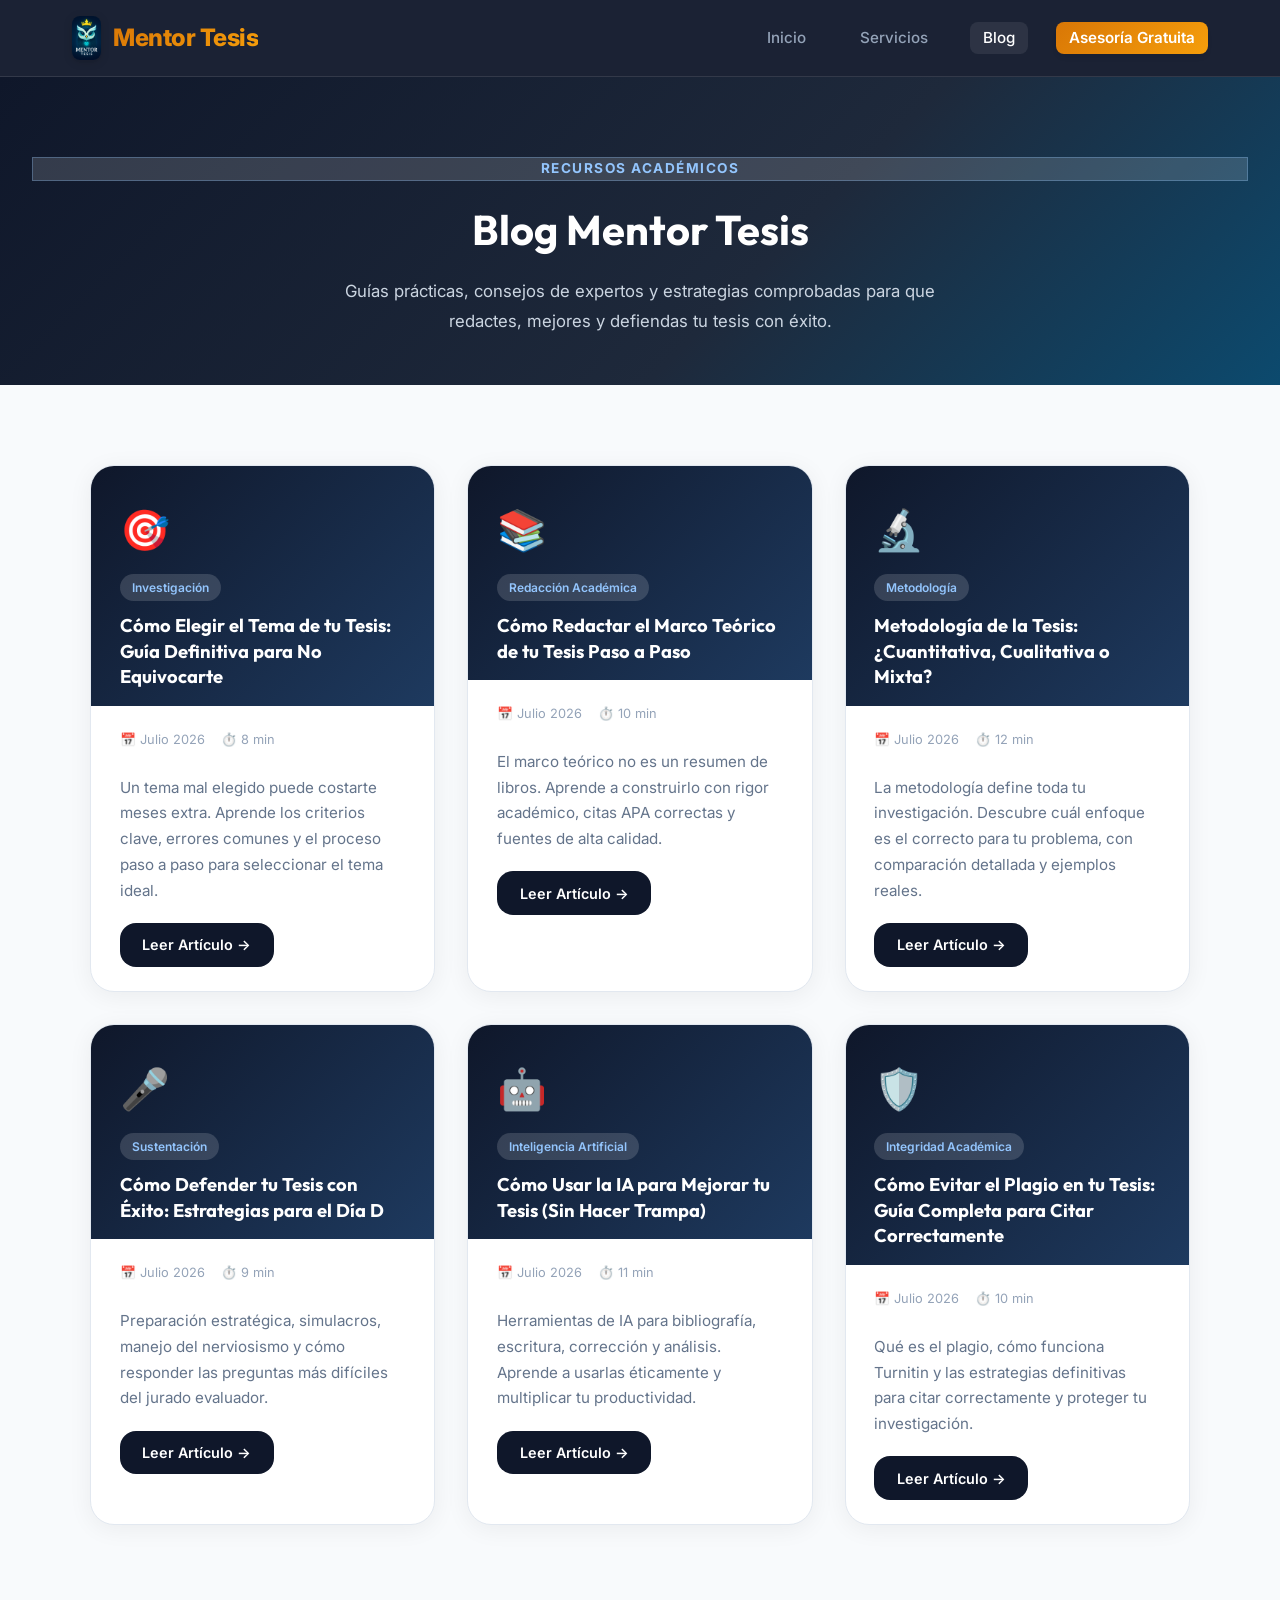
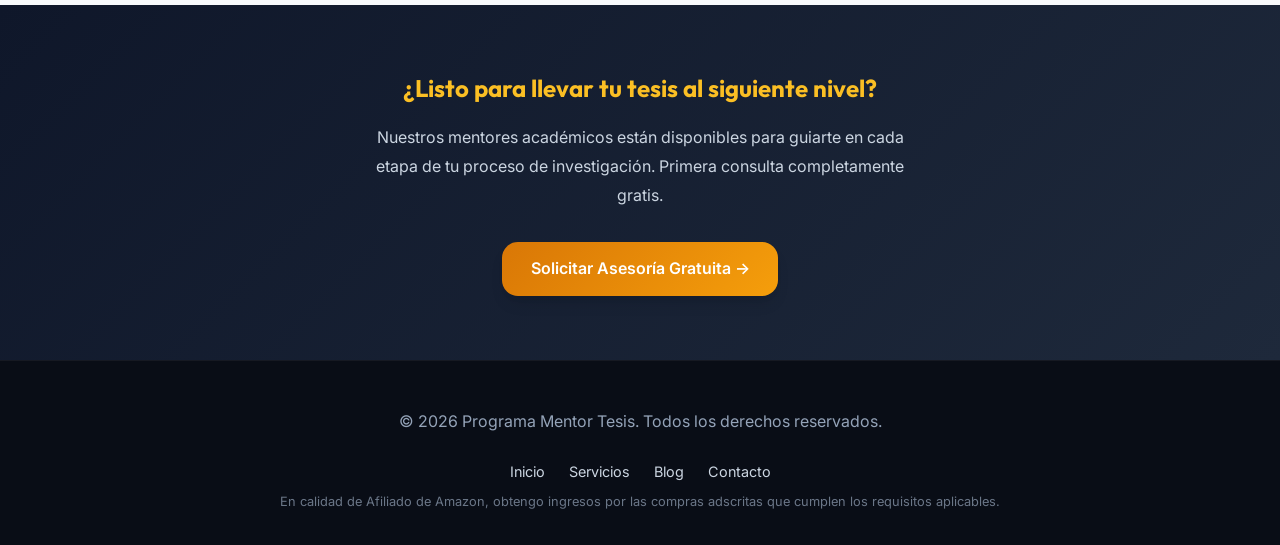
<file: blog.html>
<!DOCTYPE html>
<html lang="es">
<head>
  <!-- Google tag (gtag.js) -->
  <script async src="https://www.googletagmanager.com/gtag/js?id=G-GPL8CZELKK"></script>
  <script>
    window.dataLayer = window.dataLayer || [];
    function gtag(){dataLayer.push(arguments);}
    gtag('js', new Date());

    gtag('config', 'G-GPL8CZELKK');
  </script>
  <meta charset="UTF-8">
  <meta name="viewport" content="width=device-width, initial-scale=1.0">
  <meta name="description" content="Blog de Mentor Tesis: artículos, guías y consejos prácticos para redactar, mejorar y defender tu tesis de grado o posgrado con éxito.">
  <title>Blog | Mentor Tesis — Guías para Redactar y Mejorar tu Tesis</title>
  <link rel="stylesheet" href="css/styles.css">
  <style>
    .blog-hero {
      background: linear-gradient(135deg, #0f172a 0%, #1e293b 60%, #0c4a6e 100%);
      padding: 5rem 2rem 3rem;
      text-align: center;
      color: white;
    }
    .blog-hero .section-tag { background: rgba(255,255,255,0.15); color: #93c5fd; border: 1px solid rgba(147,197,253,0.3); }
    .blog-hero h1 { font-size: 2.6rem; margin: 1rem 0 0.8rem; color: white; }
    .blog-hero p { color: #cbd5e1; max-width: 600px; margin: 0 auto; font-size: 1.05rem; line-height: 1.8; }

    .blog-grid-section { padding: 5rem 2rem; background: #f8fafc; }
    .blog-grid { display: grid; grid-template-columns: repeat(auto-fill, minmax(340px, 1fr)); gap: 2rem; max-width: 1100px; margin: 0 auto; }

    .blog-card {
      background: white;
      border-radius: var(--radius-lg);
      box-shadow: 0 4px 24px rgba(0,0,0,0.06);
      overflow: hidden;
      display: flex;
      flex-direction: column;
      transition: transform 0.2s, box-shadow 0.2s;
      border: 1px solid var(--border-color);
    }
    .blog-card:hover { transform: translateY(-6px); box-shadow: 0 16px 40px rgba(0,0,0,0.12); }

    .blog-card-header {
      padding: 2rem 1.8rem 1rem;
      background: linear-gradient(135deg, #0f172a 0%, #1e3a5f 100%);
    }
    .blog-card-emoji { font-size: 2.5rem; margin-bottom: 0.75rem; display: block; }
    .blog-card-tag {
      display: inline-block;
      background: rgba(255,255,255,0.15);
      color: #93c5fd;
      padding: 0.25rem 0.75rem;
      border-radius: 20px;
      font-size: 0.75rem;
      font-weight: 600;
      margin-bottom: 0.75rem;
    }
    .blog-card-header h2 {
      color: white;
      font-size: 1.15rem;
      line-height: 1.4;
      margin: 0;
    }

    .blog-card-body { padding: 1.5rem 1.8rem; flex: 1; }
    .blog-card-body p { color: var(--text-muted); font-size: 0.95rem; line-height: 1.7; margin-bottom: 1.2rem; }
    .blog-card-meta { display: flex; gap: 1rem; font-size: 0.8rem; color: #94a3b8; flex-wrap: wrap; margin-bottom: 1.5rem; }
    .blog-card-meta span { display: flex; align-items: center; gap: 0.25rem; }

    .blog-read-btn {
      display: inline-flex;
      align-items: center;
      gap: 0.4rem;
      background: var(--primary);
      color: white;
      padding: 0.65rem 1.4rem;
      border-radius: var(--radius-md);
      text-decoration: none;
      font-size: 0.9rem;
      font-weight: 600;
      transition: background 0.2s;
      margin-top: auto;
    }
    .blog-read-btn:hover { background: var(--accent); }

    .blog-cta-section {
      background: linear-gradient(135deg, #0f172a 0%, #1e293b 100%);
      padding: 4rem 2rem;
      text-align: center;
      color: white;
    }
    .blog-cta-section h2 { color: #fbbf24; margin-bottom: 1rem; }
    .blog-cta-section p { color: #cbd5e1; max-width: 550px; margin: 0 auto 2rem; line-height: 1.8; }
  </style>
</head>
<body>
  <header>
    <div class="header-container">
      <a href="index.html" class="logo-wrapper">
        <img src="img/logo.jpg" alt="Mentor Tesis Logo" class="logo-img">
        <span class="logo-text">Mentor Tesis</span>
      </a>
      <nav>
        <ul>
          <li><a href="index.html">Inicio</a></li>
          <li><a href="servicios.html">Servicios</a></li>
          <li><a href="blog.html" class="active">Blog</a></li>
          <li><a href="contacto.html" class="nav-cta">Asesoría Gratuita</a></li>
        </ul>
      </nav>
    </div>
  </header>

  <main>
    <!-- Blog Hero -->
    <section class="blog-hero">
      <span class="section-tag">Recursos Académicos</span>
      <h1>Blog Mentor Tesis</h1>
      <p>Guías prácticas, consejos de expertos y estrategias comprobadas para que redactes, mejores y defiendas tu tesis con éxito.</p>
    </section>

    <!-- Blog Grid -->
    <section class="blog-grid-section">
      <div class="blog-grid">

        <article class="blog-card">
          <div class="blog-card-header">
            <span class="blog-card-emoji">🎯</span>
            <span class="blog-card-tag">Investigación</span>
            <h2>Cómo Elegir el Tema de tu Tesis: Guía Definitiva para No Equivocarte</h2>
          </div>
          <div class="blog-card-body">
            <div class="blog-card-meta">
              <span>📅 Julio 2026</span>
              <span>⏱️ 8 min</span>
            </div>
            <p>Un tema mal elegido puede costarte meses extra. Aprende los criterios clave, errores comunes y el proceso paso a paso para seleccionar el tema ideal.</p>
            <a href="blog-elegir-tema-tesis.html" class="blog-read-btn">Leer Artículo →</a>
          </div>
        </article>

        <article class="blog-card">
          <div class="blog-card-header">
            <span class="blog-card-emoji">📚</span>
            <span class="blog-card-tag">Redacción Académica</span>
            <h2>Cómo Redactar el Marco Teórico de tu Tesis Paso a Paso</h2>
          </div>
          <div class="blog-card-body">
            <div class="blog-card-meta">
              <span>📅 Julio 2026</span>
              <span>⏱️ 10 min</span>
            </div>
            <p>El marco teórico no es un resumen de libros. Aprende a construirlo con rigor académico, citas APA correctas y fuentes de alta calidad.</p>
            <a href="blog-marco-teorico.html" class="blog-read-btn">Leer Artículo →</a>
          </div>
        </article>

        <article class="blog-card">
          <div class="blog-card-header">
            <span class="blog-card-emoji">🔬</span>
            <span class="blog-card-tag">Metodología</span>
            <h2>Metodología de la Tesis: ¿Cuantitativa, Cualitativa o Mixta?</h2>
          </div>
          <div class="blog-card-body">
            <div class="blog-card-meta">
              <span>📅 Julio 2026</span>
              <span>⏱️ 12 min</span>
            </div>
            <p>La metodología define toda tu investigación. Descubre cuál enfoque es el correcto para tu problema, con comparación detallada y ejemplos reales.</p>
            <a href="blog-metodologia-tesis.html" class="blog-read-btn">Leer Artículo →</a>
          </div>
        </article>

        <article class="blog-card">
          <div class="blog-card-header">
            <span class="blog-card-emoji">🎤</span>
            <span class="blog-card-tag">Sustentación</span>
            <h2>Cómo Defender tu Tesis con Éxito: Estrategias para el Día D</h2>
          </div>
          <div class="blog-card-body">
            <div class="blog-card-meta">
              <span>📅 Julio 2026</span>
              <span>⏱️ 9 min</span>
            </div>
            <p>Preparación estratégica, simulacros, manejo del nerviosismo y cómo responder las preguntas más difíciles del jurado evaluador.</p>
            <a href="blog-defender-tesis.html" class="blog-read-btn">Leer Artículo →</a>
          </div>
        </article>

        <article class="blog-card">
          <div class="blog-card-header">
            <span class="blog-card-emoji">🤖</span>
            <span class="blog-card-tag">Inteligencia Artificial</span>
            <h2>Cómo Usar la IA para Mejorar tu Tesis (Sin Hacer Trampa)</h2>
          </div>
          <div class="blog-card-body">
            <div class="blog-card-meta">
              <span>📅 Julio 2026</span>
              <span>⏱️ 11 min</span>
            </div>
            <p>Herramientas de IA para bibliografía, escritura, corrección y análisis. Aprende a usarlas éticamente y multiplicar tu productividad.</p>
            <a href="blog-ia-para-tesis.html" class="blog-read-btn">Leer Artículo →</a>
          </div>
        </article>

        <article class="blog-card">
          <div class="blog-card-header">
            <span class="blog-card-emoji">🛡️</span>
            <span class="blog-card-tag">Integridad Académica</span>
            <h2>Cómo Evitar el Plagio en tu Tesis: Guía Completa para Citar Correctamente</h2>
          </div>
          <div class="blog-card-body">
            <div class="blog-card-meta">
              <span>📅 Julio 2026</span>
              <span>⏱️ 10 min</span>
            </div>
            <p>Qué es el plagio, cómo funciona Turnitin y las estrategias definitivas para citar correctamente y proteger tu investigación.</p>
            <a href="blog-evitar-plagio.html" class="blog-read-btn">Leer Artículo →</a>
          </div>
        </article>

      </div>
    </section>

    <!-- Blog CTA -->
    <section class="blog-cta-section">
      <h2>¿Listo para llevar tu tesis al siguiente nivel?</h2>
      <p>Nuestros mentores académicos están disponibles para guiarte en cada etapa de tu proceso de investigación. Primera consulta completamente gratis.</p>
      <a href="contacto.html" class="btn btn-primary">Solicitar Asesoría Gratuita →</a>
    </section>
  </main>

  <footer>
    <div class="footer-content">
      <p>&copy; 2026 Programa Mentor Tesis. Todos los derechos reservados.</p>
      <ul class="footer-links">
        <li><a href="index.html">Inicio</a></li>
        <li><a href="servicios.html">Servicios</a></li>
        <li><a href="blog.html">Blog</a></li>
        <li><a href="contacto.html">Contacto</a></li>
      </ul>
    </div>
  
            <p style="font-size: 0.8rem; opacity: 0.7; margin-top: 0.5rem; text-align: center;">En calidad de Afiliado de Amazon, obtengo ingresos por las compras adscritas que cumplen los requisitos aplicables.</p>
        </footer>
</body>
</html>
</file>
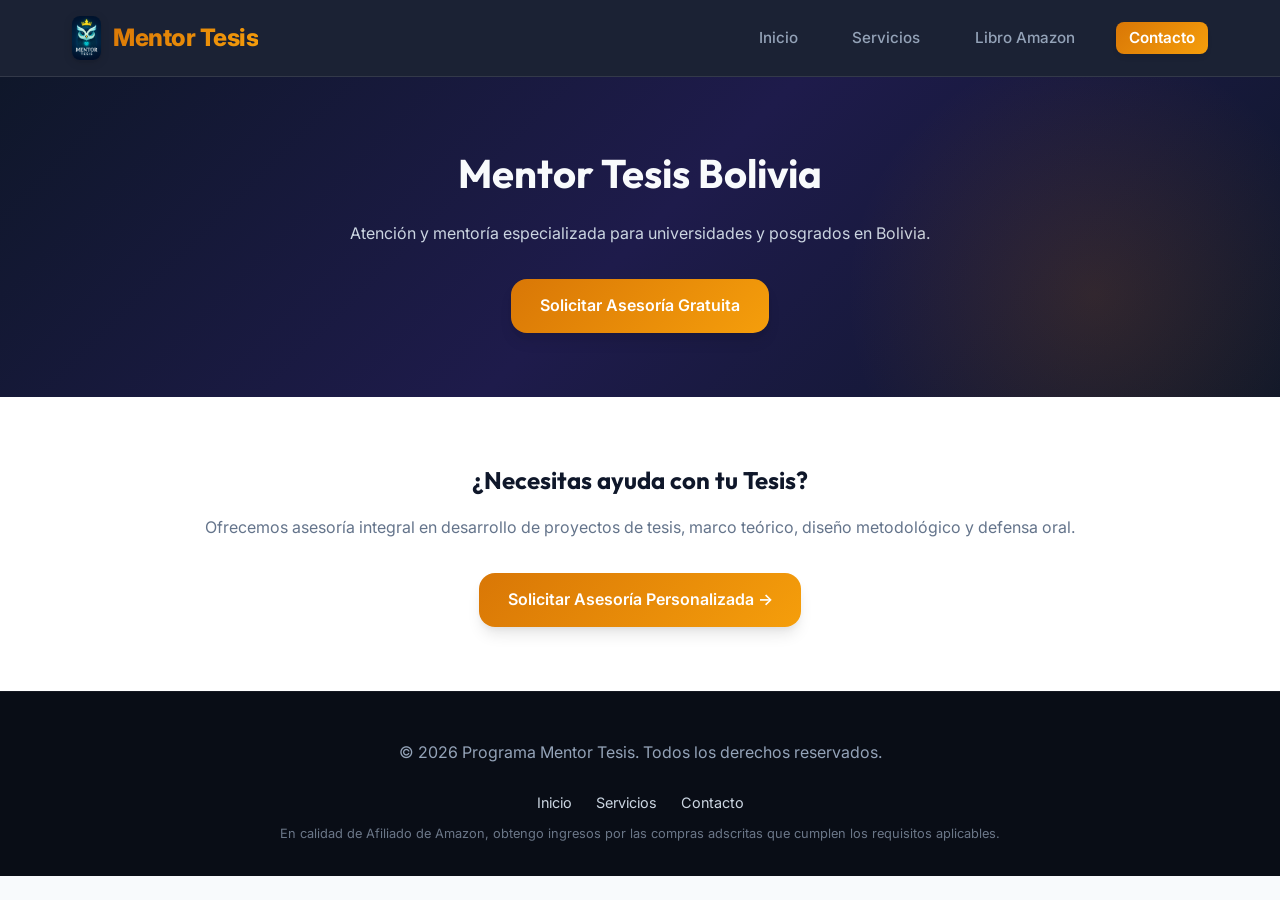
<file: bolivia.html>
<!DOCTYPE html>
<html lang="es">
<head>
<!-- Google tag (gtag.js) -->
<script async src="https://www.googletagmanager.com/gtag/js?id=G-GPL8CZELKK"></script>
<script>
  window.dataLayer = window.dataLayer || [];
  function gtag(){dataLayer.push(arguments);}
  gtag("js", new Date());

  gtag("config", "G-GPL8CZELKK");
</script>

  <meta charset="UTF-8">
  <meta name="viewport" content="width=device-width, initial-scale=1.0">
  <title>Bolivia MT | Mentor Tesis</title>
  <link rel="stylesheet" href="css/styles.css">
</head>
<body>
  <header>
    <div class="header-container">
      <a href="index.html" class="logo-wrapper">
        <img src="img/logo.jpg" alt="Mentor Tesis Logo" class="logo-img">
        <span class="logo-text">Mentor Tesis</span>
      </a>
      <nav>
        <ul>
          <li><a href="index.html">Inicio</a></li>
          <li><a href="servicios.html">Servicios</a></li>
          <li><a href="index.html#libro-destacado">Libro Amazon</a></li>
          <li><a href="contacto.html" class="nav-cta">Contacto</a></li>
        </ul>
      </nav>
    </div>
  </header>
  <main>
    <section id="hero" style="padding: 4rem 2rem; text-align: center;">
      <div class="section-container">
        <h1 style="font-size: 2.5rem; margin-bottom: 1rem;">Mentor Tesis Bolivia</h1>
        <p style="color: #cbd5e1; max-width: 650px; margin: 0 auto 2rem;">Atención y mentoría especializada para universidades y posgrados en Bolivia.</p>
        <a href="contacto.html" class="btn btn-primary">Solicitar Asesoría Gratuita</a>
      </div>
    </section>
    <section style="padding: 4rem 2rem; background: white;">
      <div class="section-container" style="text-align: center;">
        <h2>¿Necesitas ayuda con tu Tesis?</h2>
        <p style="color: #64748b; margin: 1rem 0 2rem;">Ofrecemos asesoría integral en desarrollo de proyectos de tesis, marco teórico, diseño metodológico y defensa oral.</p>
        <a href="contacto.html" class="btn btn-primary">Solicitar Asesoría Personalizada →</a>
      </div>
    </section>
  </main>
  <footer>
    <div class="footer-content">
      <p>&copy; 2026 Programa Mentor Tesis. Todos los derechos reservados.</p>
      <ul class="footer-links">
        <li><a href="index.html">Inicio</a></li>
        <li><a href="servicios.html">Servicios</a></li>
        <li><a href="contacto.html">Contacto</a></li>
      </ul>
    </div>
  
            <p style="font-size: 0.8rem; opacity: 0.7; margin-top: 0.5rem; text-align: center;">En calidad de Afiliado de Amazon, obtengo ingresos por las compras adscritas que cumplen los requisitos aplicables.</p>
        </footer>
</body>
</html>
</file>
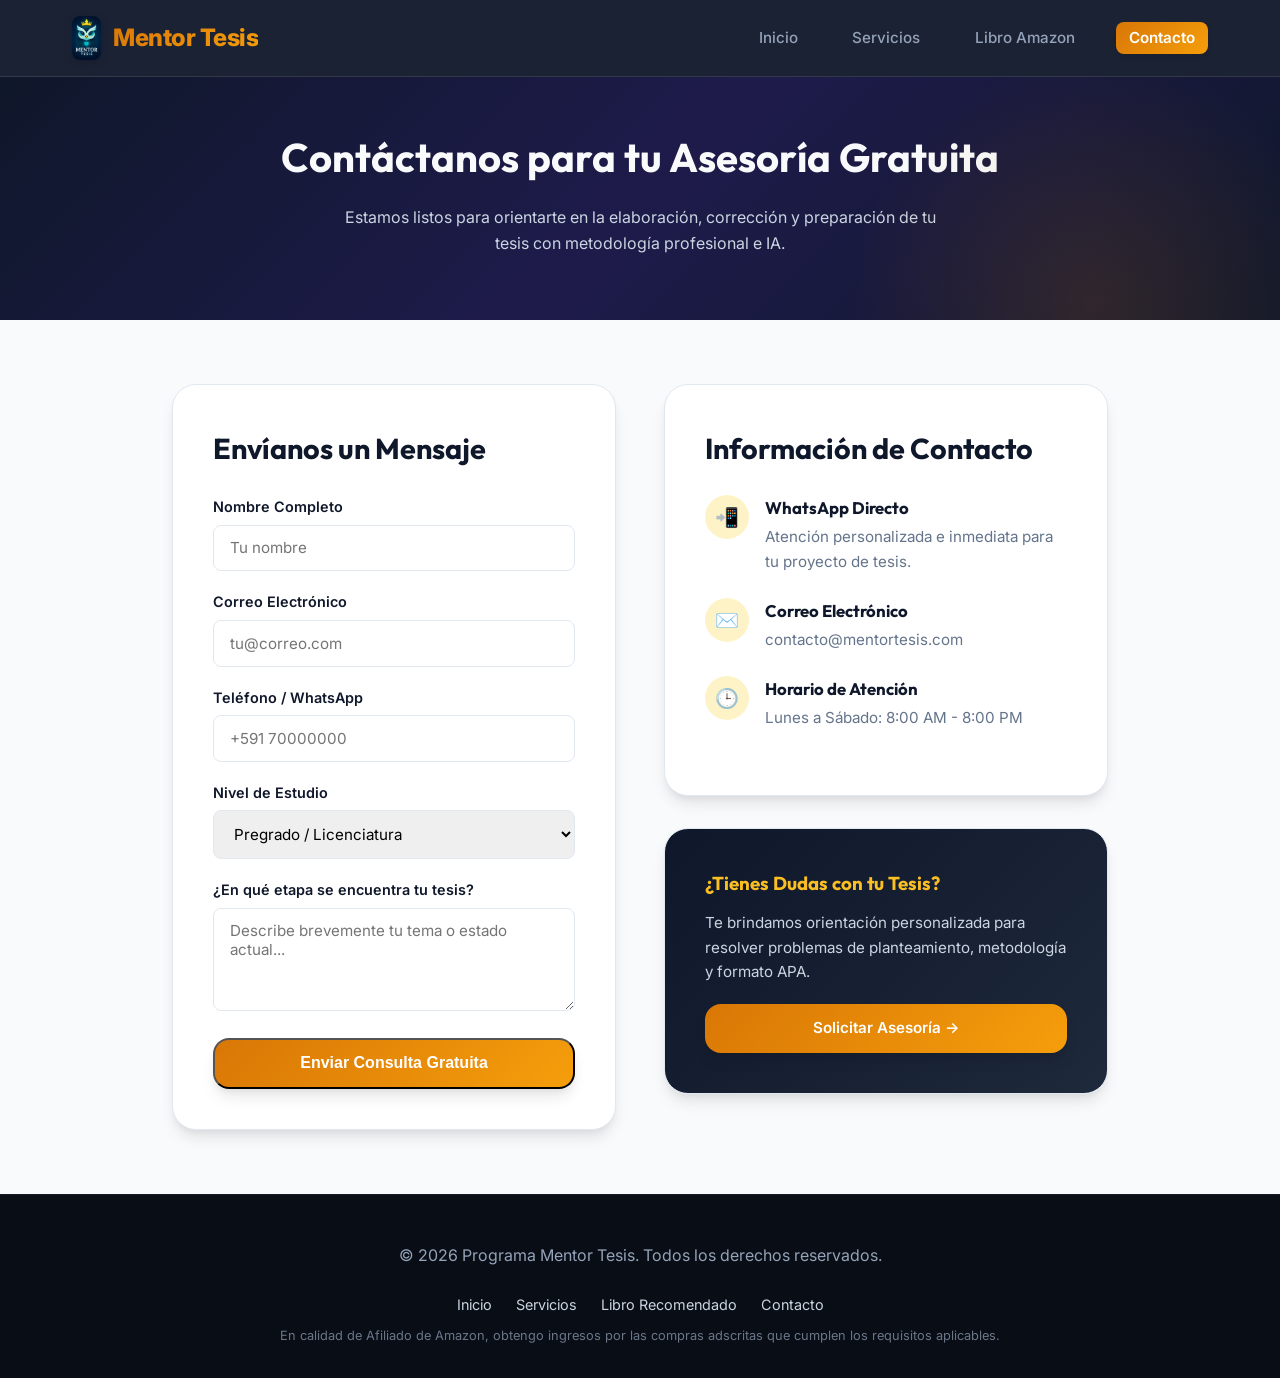
<file: contacto.html>
<!DOCTYPE html>
<html lang="es">
<head>
<!-- Google tag (gtag.js) -->
<script async src="https://www.googletagmanager.com/gtag/js?id=G-GPL8CZELKK"></script>
<script>
  window.dataLayer = window.dataLayer || [];
  function gtag(){dataLayer.push(arguments);}
  gtag("js", new Date());

  gtag("config", "G-GPL8CZELKK");
</script>

  <meta charset="UTF-8">
  <meta name="viewport" content="width=device-width, initial-scale=1.0">
  <meta name="description" content="Contacto Mentor Tesis - Solicita tu asesoría académica gratuita para la elaboración de tu tesis.">
  <title>Contacto | Mentor Tesis</title>
  <link rel="stylesheet" href="css/styles.css">
  <style>
    .contact-container {
      max-width: 1000px;
      margin: 4rem auto;
      padding: 0 2rem;
      display: grid;
      grid-template-columns: 1fr 1fr;
      gap: 3rem;
    }
    .contact-card {
      background: #ffffff;
      padding: 2.5rem;
      border-radius: var(--radius-lg);
      border: 1px solid var(--border-color);
      box-shadow: var(--shadow-md);
    }
    .contact-card h2 {
      font-size: 1.8rem;
      margin-bottom: 1.5rem;
      color: var(--primary);
    }
    .form-group {
      margin-bottom: 1.2rem;
    }
    .form-group label {
      display: block;
      font-weight: 600;
      margin-bottom: 0.4rem;
      font-size: 0.9rem;
      color: var(--text-dark);
    }
    .form-group input, .form-group select, .form-group textarea {
      width: 100%;
      padding: 0.8rem 1rem;
      border: 1px solid var(--border-color);
      border-radius: var(--radius-sm);
      font-family: inherit;
      font-size: 0.95rem;
    }
    .form-group input:focus, .form-group select:focus, .form-group textarea:focus {
      outline: none;
      border-color: var(--accent);
      box-shadow: 0 0 0 3px rgba(217, 119, 6, 0.15);
    }
    .info-item {
      display: flex;
      gap: 1rem;
      margin-bottom: 1.5rem;
      align-items: flex-start;
    }
    .info-icon {
      width: 44px;
      height: 44px;
      background: var(--accent-light);
      color: var(--accent);
      border-radius: 50%;
      display: flex;
      align-items: center;
      justify-content: center;
      font-size: 1.2rem;
      font-weight: bold;
      flex-shrink: 0;
    }
    .info-text h4 {
      font-size: 1.05rem;
      color: var(--primary);
      margin-bottom: 0.2rem;
    }
    .info-text p {
      color: var(--text-muted);
      font-size: 0.95rem;
    }
    @media (max-width: 768px) {
      .contact-container { grid-template-columns: 1fr; }
    }
  </style>
</head>
<body>

  <!-- Header -->
  <header>
    <div class="header-container">
      <a href="index.html" class="logo-wrapper">
        <img src="img/logo.jpg" alt="Mentor Tesis Logo" class="logo-img">
        <span class="logo-text">Mentor Tesis</span>
      </a>
      <nav>
        <ul>
          <li><a href="index.html">Inicio</a></li>
          <li><a href="servicios.html">Servicios</a></li>
          <li><a href="index.html#libro-destacado">Libro Amazon</a></li>
          <li><a href="contacto.html" class="active nav-cta">Contacto</a></li>
        </ul>
      </nav>
    </div>
  </header>

  <main>
    <section id="hero" style="padding: 3rem 2rem 4rem; text-align: center;">
      <div class="section-container">
        <h1 style="font-size: 2.5rem; margin-bottom: 1rem;">Contáctanos para tu <span>Asesoría Gratuita</span></h1>
        <p style="color: #cbd5e1; max-width: 600px; margin: 0 auto;">Estamos listos para orientarte en la elaboración, corrección y preparación de tu tesis con metodología profesional e IA.</p>
      </div>
    </section>

    <div class="contact-container">
      <div class="contact-card">
        <h2>Envíanos un Mensaje</h2>
        <form action="#" method="POST" onsubmit="alert('¡Gracias por comunicarte con Mentor Tesis! Nos pondremos en contacto contigo pronto.'); return false;">
          <div class="form-group">
            <label for="nombre">Nombre Completo</label>
            <input type="text" id="nombre" name="nombre" placeholder="Tu nombre" required>
          </div>
          <div class="form-group">
            <label for="email">Correo Electrónico</label>
            <input type="email" id="email" name="email" placeholder="tu@correo.com" required>
          </div>
          <div class="form-group">
            <label for="telefono">Teléfono / WhatsApp</label>
            <input type="tel" id="telefono" name="telefono" placeholder="+591 70000000">
          </div>
          <div class="form-group">
            <label for="tipo">Nivel de Estudio</label>
            <select id="tipo" name="tipo">
              <option value="licenciatura">Pregrado / Licenciatura</option>
              <option value="maestria">Maestría</option>
              <option value="doctorado">Doctorado</option>
              <option value="otro">Otro</option>
            </select>
          </div>
          <div class="form-group">
            <label for="mensaje">¿En qué etapa se encuentra tu tesis?</label>
            <textarea id="mensaje" name="mensaje" rows="4" placeholder="Describe brevemente tu tema o estado actual..." required></textarea>
          </div>
          <button type="submit" class="btn btn-primary" style="width: 100%;">Enviar Consulta Gratuita</button>
        </form>
      </div>

      <div>
        <div class="contact-card" style="margin-bottom: 2rem;">
          <h2>Información de Contacto</h2>
          <div class="info-item">
            <div class="info-icon">📲</div>
            <div class="info-text">
              <h4>WhatsApp Directo</h4>
              <p>Atención personalizada e inmediata para tu proyecto de tesis.</p>
            </div>
          </div>
          <div class="info-item">
            <div class="info-icon">✉️</div>
            <div class="info-text">
              <h4>Correo Electrónico</h4>
              <p>contacto@mentortesis.com</p>
            </div>
          </div>
          <div class="info-item">
            <div class="info-icon">🕒</div>
            <div class="info-text">
              <h4>Horario de Atención</h4>
              <p>Lunes a Sábado: 8:00 AM - 8:00 PM</p>
            </div>
          </div>
        </div>

        <div class="contact-card" style="background: linear-gradient(135deg, #0f172a 0%, #1e293b 100%); color: white;">
          <h3 style="color: #fbbf24; margin-bottom: 0.8rem;">¿Tienes Dudas con tu Tesis?</h3>
          <p style="color: #cbd5e1; font-size: 0.95rem; margin-bottom: 1.2rem;">Te brindamos orientación personalizada para resolver problemas de planteamiento, metodología y formato APA.</p>
          <a href="#nombre" class="btn btn-primary" style="width: 100%; justify-content: center; font-size: 0.95rem; padding: 0.8rem;">Solicitar Asesoría →</a>
        </div>
      </div>
    </div>
  </main>

  <footer>
    <div class="footer-content">
      <p>&copy; 2026 Programa Mentor Tesis. Todos los derechos reservados.</p>
      <ul class="footer-links">
        <li><a href="index.html">Inicio</a></li>
        <li><a href="servicios.html">Servicios</a></li>
        <li><a href="index.html#libro-destacado">Libro Recomendado</a></li>
        <li><a href="contacto.html">Contacto</a></li>
      </ul>
    </div>
  
            <p style="font-size: 0.8rem; opacity: 0.7; margin-top: 0.5rem; text-align: center;">En calidad de Afiliado de Amazon, obtengo ingresos por las compras adscritas que cumplen los requisitos aplicables.</p>
        </footer>

</body>
</html>
</file>
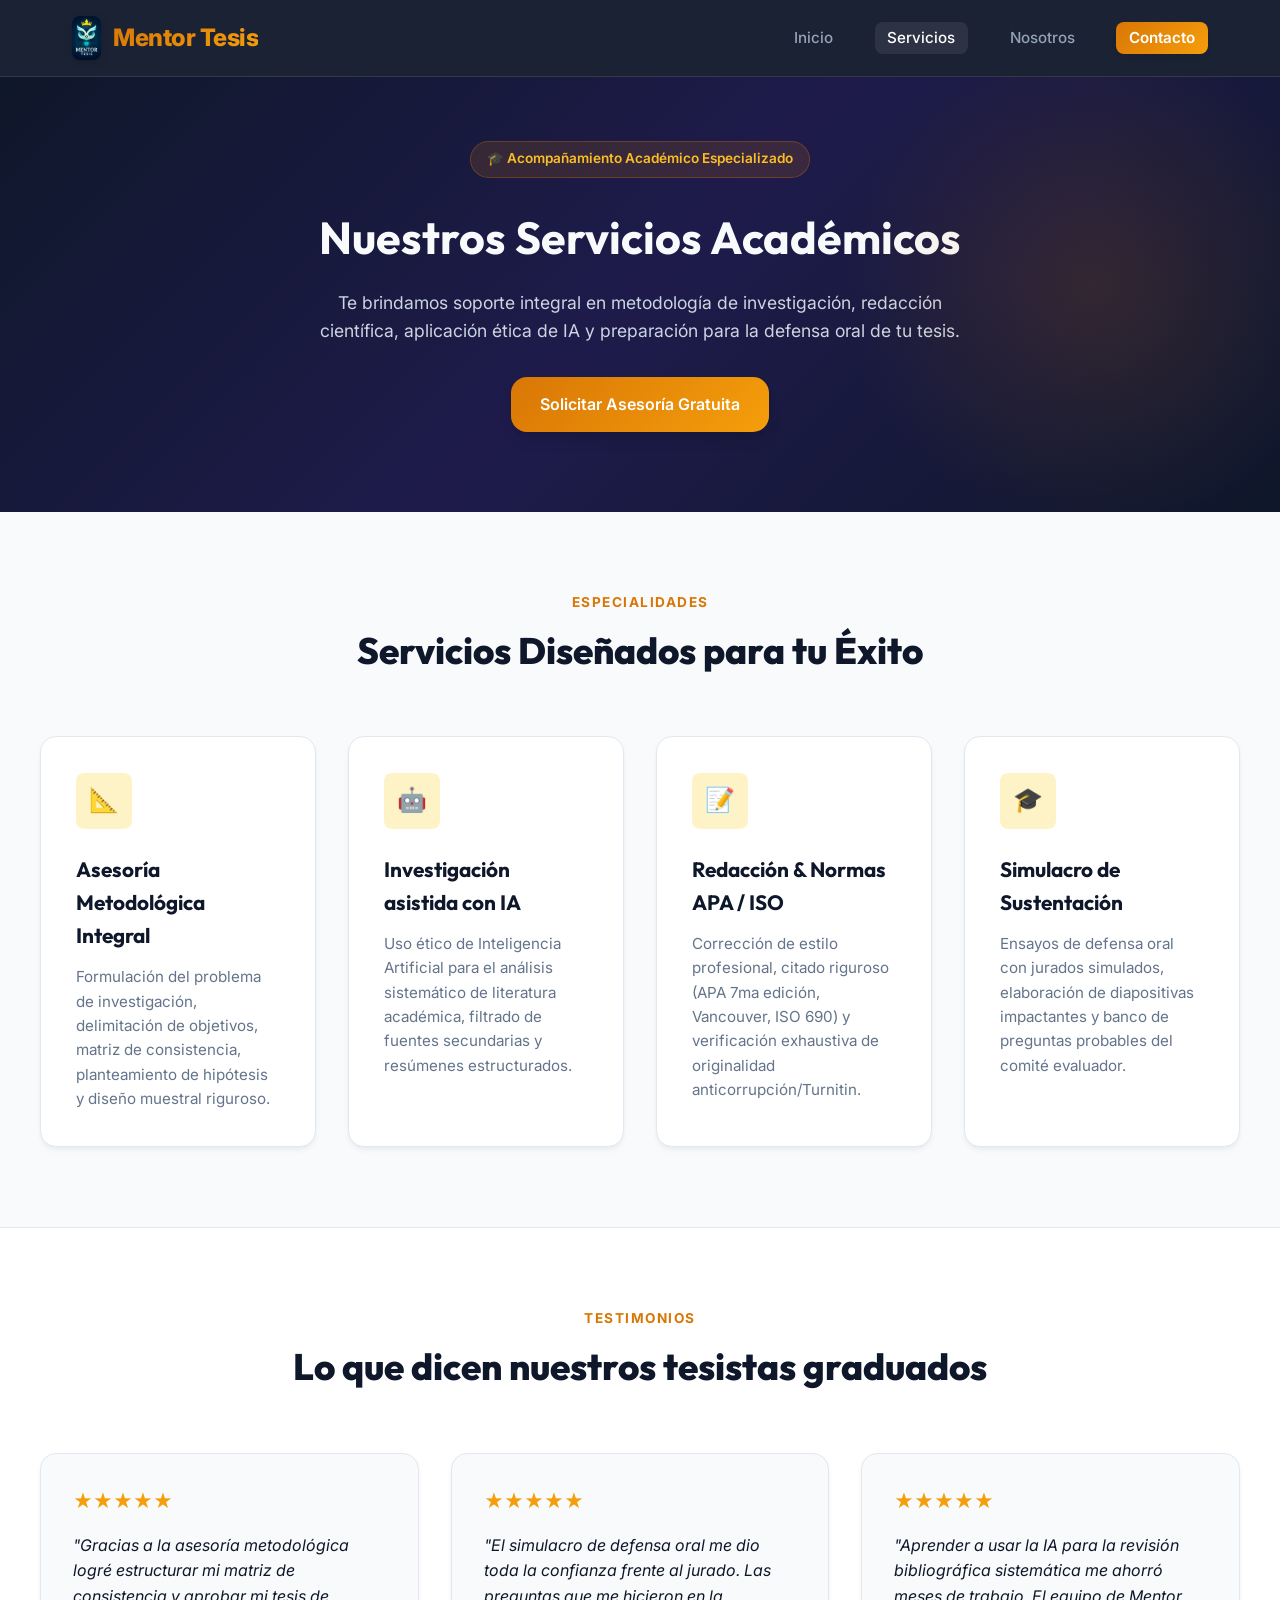
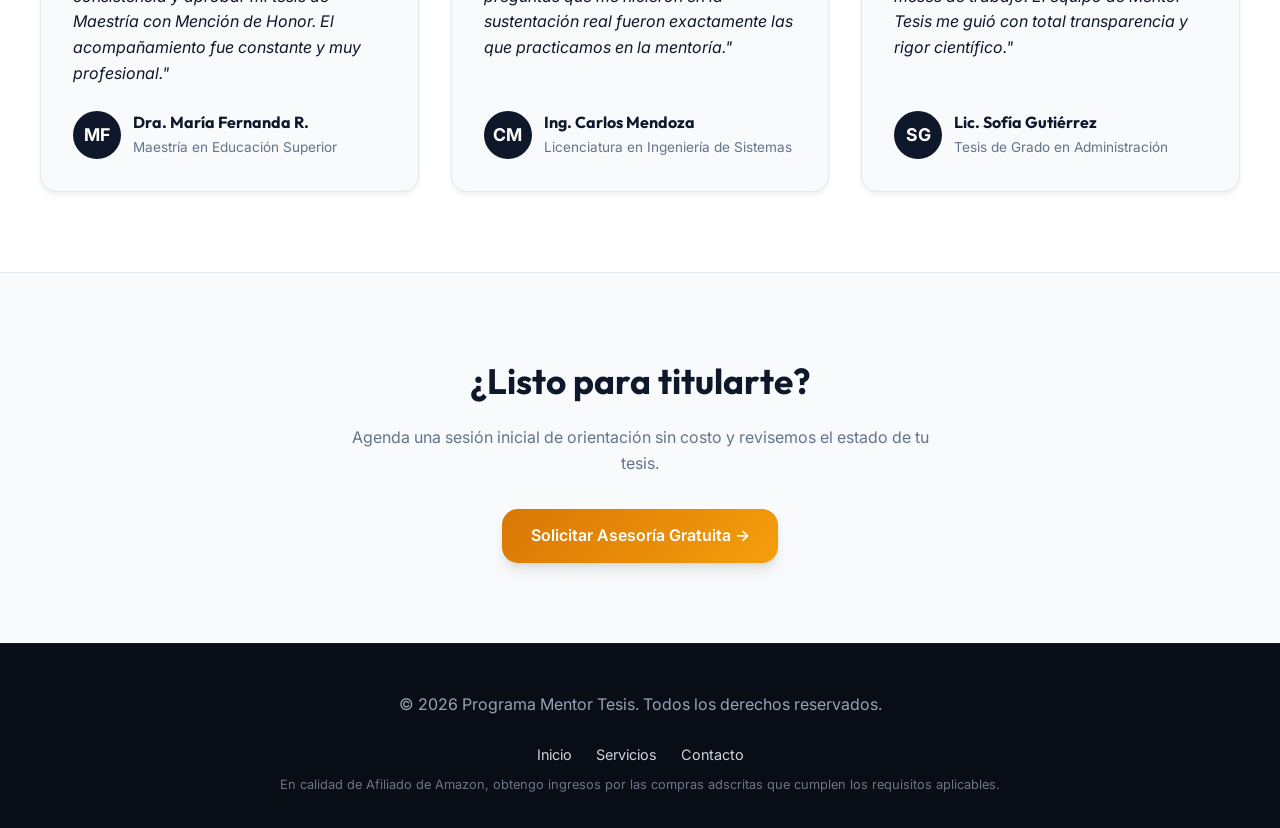
<file: servicios.html>
<!DOCTYPE html>
<html lang="es">
<head>
<!-- Google tag (gtag.js) -->
<script async src="https://www.googletagmanager.com/gtag/js?id=G-GPL8CZELKK"></script>
<script>
  window.dataLayer = window.dataLayer || [];
  function gtag(){dataLayer.push(arguments);}
  gtag("js", new Date());

  gtag("config", "G-GPL8CZELKK");
</script>

  <meta charset="UTF-8">
  <meta name="viewport" content="width=device-width, initial-scale=1.0">
  <meta name="description" content="Servicios de Asesoría de Tesis y Testimonios de Estudiantes | Mentor Tesis">
  <title>Servicios y Testimonios | Mentor Tesis</title>
  <link rel="stylesheet" href="css/styles.css">
  <style>
    .testimonials-section {
      padding: 5rem 2rem;
      background: #ffffff;
      border-top: 1px solid var(--border-color);
      border-bottom: 1px solid var(--border-color);
    }
    .testimonials-grid {
      display: grid;
      grid-template-columns: repeat(auto-fit, minmax(300px, 1fr));
      gap: 2rem;
      margin-top: 3rem;
    }
    .testimonial-card {
      background: var(--bg-light);
      padding: 2rem;
      border-radius: var(--radius-md);
      border: 1px solid var(--border-color);
      box-shadow: var(--shadow-sm);
      display: flex;
      flex-direction: column;
      justify-content: space-between;
      transition: var(--transition);
    }
    .testimonial-card:hover {
      transform: translateY(-5px);
      box-shadow: var(--shadow-md);
      border-color: rgba(217, 119, 6, 0.3);
    }
    .stars {
      color: #f59e0b;
      font-size: 1.2rem;
      margin-bottom: 1rem;
    }
    .quote-text {
      color: var(--text-dark);
      font-size: 1rem;
      line-height: 1.6;
      font-style: italic;
      margin-bottom: 1.5rem;
    }
    .user-info {
      display: flex;
      align-items: center;
      gap: 12px;
    }
    .user-avatar {
      width: 48px;
      height: 48px;
      background: var(--primary);
      color: #ffffff;
      border-radius: 50%;
      display: flex;
      align-items: center;
      justify-content: center;
      font-weight: 700;
      font-size: 1.1rem;
    }
    .user-details h4 {
      font-size: 1rem;
      color: var(--primary);
      margin-bottom: 0.1rem;
    }
    .user-details p {
      font-size: 0.85rem;
      color: var(--text-muted);
    }
  </style>
</head>
<body>

  <!-- Header -->
  <header>
    <div class="header-container">
      <a href="index.html" class="logo-wrapper">
        <img src="img/logo.jpg" alt="Mentor Tesis Logo" class="logo-img">
        <span class="logo-text">Mentor Tesis</span>
      </a>
      <nav>
        <ul>
          <li><a href="index.html">Inicio</a></li>
          <li><a href="servicios.html" class="active">Servicios</a></li>
          <li><a href="index.html#stats">Nosotros</a></li>
          <li><a href="contacto.html" class="nav-cta">Contacto</a></li>
        </ul>
      </nav>
    </div>
  </header>

  <main>
    <!-- Hero Section -->
    <section id="hero" style="padding: 4rem 2rem 5rem; text-align: center;">
      <div class="section-container">
        <div class="hero-badge">
          🎓 Acompañamiento Académico Especializado
        </div>
        <h1 style="font-size: 2.8rem; margin-bottom: 1rem;">Nuestros <span>Servicios Académicos</span></h1>
        <p style="color: #cbd5e1; max-width: 650px; margin: 0 auto 2rem; font-size: 1.1rem;">
          Te brindamos soporte integral en metodología de investigación, redacción científica, aplicación ética de IA y preparación para la defensa oral de tu tesis.
        </p>
        <a href="contacto.html" class="btn btn-primary">Solicitar Asesoría Gratuita</a>
      </div>
    </section>

    <!-- Detailed Services Grid -->
    <section id="servicios-resumen" style="padding: 5rem 2rem;">
      <div class="section-container">
        <div class="section-header">
          <span class="section-tag">Especialidades</span>
          <h2>Servicios Diseñados para tu Éxito</h2>
        </div>

        <div class="services-grid">
          <article class="service-card">
            <div class="service-icon">📐</div>
            <h3>Asesoría Metodológica Integral</h3>
            <p>Formulación del problema de investigación, delimitación de objetivos, matriz de consistencia, planteamiento de hipótesis y diseño muestral riguroso.</p>
          </article>

          <article class="service-card">
            <div class="service-icon">🤖</div>
            <h3>Investigación asistida con IA</h3>
            <p>Uso ético de Inteligencia Artificial para el análisis sistemático de literatura académica, filtrado de fuentes secundarias y resúmenes estructurados.</p>
          </article>

          <article class="service-card">
            <div class="service-icon">📝</div>
            <h3>Redacción & Normas APA / ISO</h3>
            <p>Corrección de estilo profesional, citado riguroso (APA 7ma edición, Vancouver, ISO 690) y verificación exhaustiva de originalidad anticorrupción/Turnitin.</p>
          </article>

          <article class="service-card">
            <div class="service-icon">🎓</div>
            <h3>Simulacro de Sustentación</h3>
            <p>Ensayos de defensa oral con jurados simulados, elaboración de diapositivas impactantes y banco de preguntas probables del comité evaluador.</p>
          </article>
        </div>
      </div>
    </section>

    <!-- Testimonials Section -->
    <section class="testimonials-section">
      <div class="section-container">
        <div class="section-header">
          <span class="section-tag">Testimonios</span>
          <h2>Lo que dicen nuestros tesistas graduados</h2>
        </div>

        <div class="testimonials-grid">
          <div class="testimonial-card">
            <div>
              <div class="stars">★★★★★</div>
              <p class="quote-text">"Gracias a la asesoría metodológica logré estructurar mi matriz de consistencia y aprobar mi tesis de Maestría con Mención de Honor. El acompañamiento fue constante y muy profesional."</p>
            </div>
            <div class="user-info">
              <div class="user-avatar">MF</div>
              <div class="user-details">
                <h4>Dra. María Fernanda R.</h4>
                <p>Maestría en Educación Superior</p>
              </div>
            </div>
          </div>

          <div class="testimonial-card">
            <div>
              <div class="stars">★★★★★</div>
              <p class="quote-text">"El simulacro de defensa oral me dio toda la confianza frente al jurado. Las preguntas que me hicieron en la sustentación real fueron exactamente las que practicamos en la mentoría."</p>
            </div>
            <div class="user-info">
              <div class="user-avatar">CM</div>
              <div class="user-details">
                <h4>Ing. Carlos Mendoza</h4>
                <p>Licenciatura en Ingeniería de Sistemas</p>
              </div>
            </div>
          </div>

          <div class="testimonial-card">
            <div>
              <div class="stars">★★★★★</div>
              <p class="quote-text">"Aprender a usar la IA para la revisión bibliográfica sistemática me ahorró meses de trabajo. El equipo de Mentor Tesis me guió con total transparencia y rigor científico."</p>
            </div>
            <div class="user-info">
              <div class="user-avatar">SG</div>
              <div class="user-details">
                <h4>Lic. Sofía Gutiérrez</h4>
                <p>Tesis de Grado en Administración</p>
              </div>
            </div>
          </div>
        </div>
      </div>
    </section>

    <!-- Call to Action Section -->
    <section style="padding: 5rem 2rem; background: var(--bg-light); text-align: center;">
      <div class="section-container">
        <h2 style="font-size: 2.2rem; margin-bottom: 1rem; color: var(--primary);">¿Listo para titularte?</h2>
        <p style="color: var(--text-muted); max-width: 600px; margin: 0 auto 2rem;">Agenda una sesión inicial de orientación sin costo y revisemos el estado de tu tesis.</p>
        <a href="contacto.html" class="btn btn-primary">Solicitar Asesoría Gratuita →</a>
      </div>
    </section>
  </main>

  <!-- Footer -->
  <footer>
    <div class="footer-content">
      <p>&copy; 2026 Programa Mentor Tesis. Todos los derechos reservados.</p>
      <ul class="footer-links">
        <li><a href="index.html">Inicio</a></li>
        <li><a href="servicios.html">Servicios</a></li>
        <li><a href="contacto.html">Contacto</a></li>
      </ul>
    </div>
  
            <p style="font-size: 0.8rem; opacity: 0.7; margin-top: 0.5rem; text-align: center;">En calidad de Afiliado de Amazon, obtengo ingresos por las compras adscritas que cumplen los requisitos aplicables.</p>
        </footer>

</body>
</html>
</file>
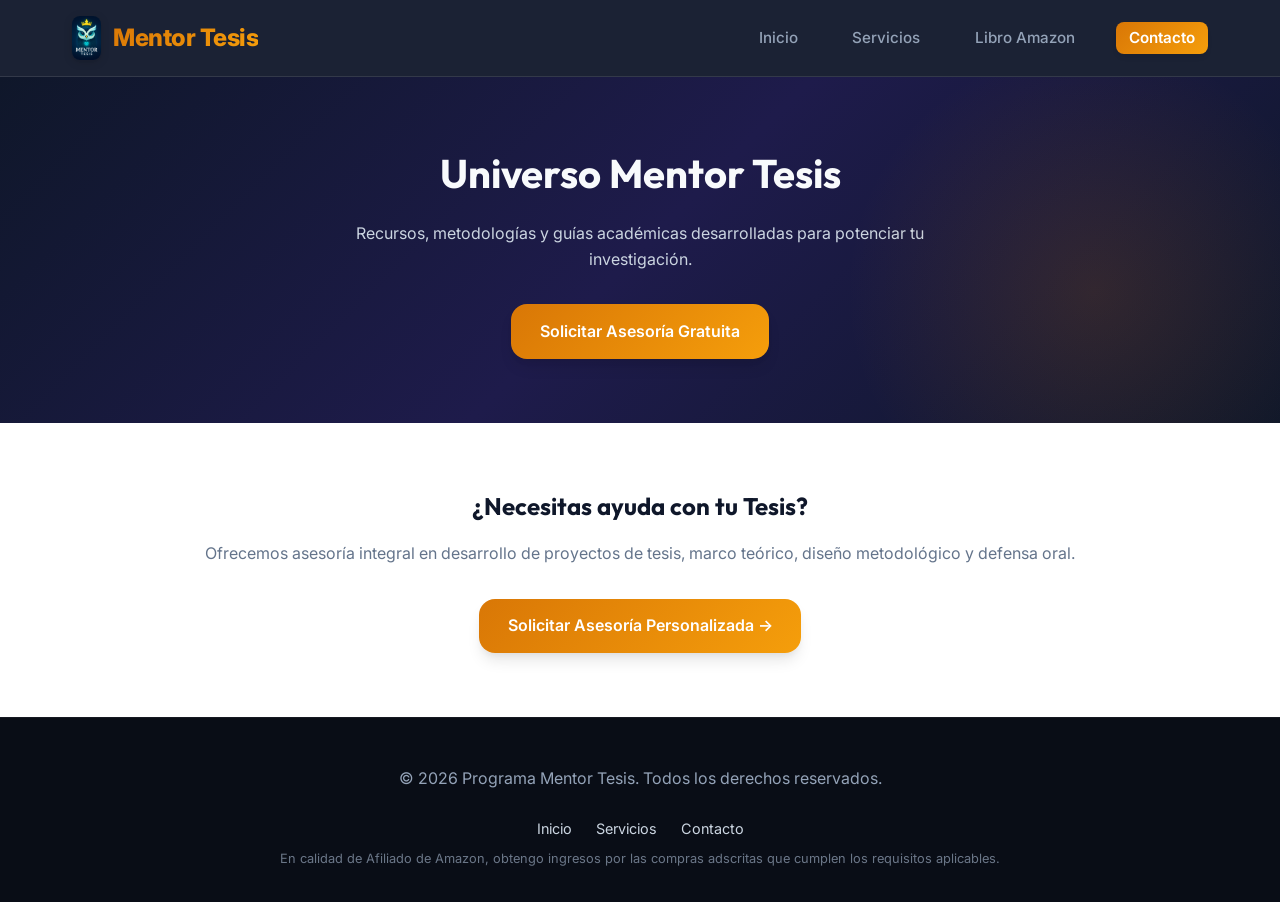
<file: universo.html>
<!DOCTYPE html>
<html lang="es">
<head>
<!-- Google tag (gtag.js) -->
<script async src="https://www.googletagmanager.com/gtag/js?id=G-GPL8CZELKK"></script>
<script>
  window.dataLayer = window.dataLayer || [];
  function gtag(){dataLayer.push(arguments);}
  gtag("js", new Date());

  gtag("config", "G-GPL8CZELKK");
</script>

  <meta charset="UTF-8">
  <meta name="viewport" content="width=device-width, initial-scale=1.0">
  <title>Universo MT | Mentor Tesis</title>
  <link rel="stylesheet" href="css/styles.css">
</head>
<body>
  <header>
    <div class="header-container">
      <a href="index.html" class="logo-wrapper">
        <img src="img/logo.jpg" alt="Mentor Tesis Logo" class="logo-img">
        <span class="logo-text">Mentor Tesis</span>
      </a>
      <nav>
        <ul>
          <li><a href="index.html">Inicio</a></li>
          <li><a href="servicios.html">Servicios</a></li>
          <li><a href="index.html#libro-destacado">Libro Amazon</a></li>
          <li><a href="contacto.html" class="nav-cta">Contacto</a></li>
        </ul>
      </nav>
    </div>
  </header>
  <main>
    <section id="hero" style="padding: 4rem 2rem; text-align: center;">
      <div class="section-container">
        <h1 style="font-size: 2.5rem; margin-bottom: 1rem;">Universo Mentor Tesis</h1>
        <p style="color: #cbd5e1; max-width: 650px; margin: 0 auto 2rem;">Recursos, metodologías y guías académicas desarrolladas para potenciar tu investigación.</p>
        <a href="contacto.html" class="btn btn-primary">Solicitar Asesoría Gratuita</a>
      </div>
    </section>
    <section style="padding: 4rem 2rem; background: white;">
      <div class="section-container" style="text-align: center;">
        <h2>¿Necesitas ayuda con tu Tesis?</h2>
        <p style="color: #64748b; margin: 1rem 0 2rem;">Ofrecemos asesoría integral en desarrollo de proyectos de tesis, marco teórico, diseño metodológico y defensa oral.</p>
        <a href="contacto.html" class="btn btn-primary">Solicitar Asesoría Personalizada →</a>
      </div>
    </section>
  </main>
  <footer>
    <div class="footer-content">
      <p>&copy; 2026 Programa Mentor Tesis. Todos los derechos reservados.</p>
      <ul class="footer-links">
        <li><a href="index.html">Inicio</a></li>
        <li><a href="servicios.html">Servicios</a></li>
        <li><a href="contacto.html">Contacto</a></li>
      </ul>
    </div>
  
            <p style="font-size: 0.8rem; opacity: 0.7; margin-top: 0.5rem; text-align: center;">En calidad de Afiliado de Amazon, obtengo ingresos por las compras adscritas que cumplen los requisitos aplicables.</p>
        </footer>
</body>
</html>
</file>
<file: css/styles.css>
/* css/styles.css - Mentor Tesis Modern Design System */
@import url("https://fonts.googleapis.com/css2?family=Outfit:wght@300;400;600;700;800&family=Inter:wght@300;400;500;600;700&display=swap");

:root {
  --primary: #0f172a;
  --primary-light: #1e293b;
  --primary-accent: #312e81;
  --accent: #d97706;
  --accent-hover: #b45309;
  --accent-light: #fef3c7;
  --accent-gradient: linear-gradient(135deg, #d97706 0%, #f59e0b 100%);
  --hero-gradient: linear-gradient(135deg, #0f172a 0%, #1e1b4b 50%, #0f172a 100%);
  --bg-light: #f8fafc;
  --card-bg: #ffffff;
  --text-dark: #0f172a;
  --text-muted: #64748b;
  --text-light: #f8fafc;
  --border-color: #e2e8f0;
  --radius-sm: 8px;
  --radius-md: 16px;
  --radius-lg: 24px;
  --shadow-sm: 0 4px 6px -1px rgba(0, 0, 0, 0.05), 0 2px 4px -1px rgba(0, 0, 0, 0.03);
  --shadow-md: 0 10px 15px -3px rgba(0, 0, 0, 0.1), 0 4px 6px -2px rgba(0, 0, 0, 0.05);
  --shadow-lg: 0 20px 25px -5px rgba(0, 0, 0, 0.1), 0 10px 10px -5px rgba(0, 0, 0, 0.04);
  --shadow-glow: 0 0 25px rgba(217, 119, 6, 0.25);
  --transition: all 0.3s cubic-bezier(0.4, 0, 0.2, 1);
}

* {
  box-sizing: border-box;
  margin: 0;
  padding: 0;
}

body {
  font-family: "Inter", sans-serif;
  background-color: var(--bg-light);
  color: var(--text-dark);
  line-height: 1.6;
  overflow-x: hidden;
}

h1, h2, h3, h4, .font-heading {
  font-family: "Outfit", sans-serif;
}

/* Header & Navigation */
header {
  background: rgba(15, 23, 42, 0.95);
  backdrop-filter: blur(12px);
  color: var(--text-light);
  position: sticky;
  top: 0;
  z-index: 1000;
  border-bottom: 1px solid rgba(255, 255, 255, 0.1);
}

.header-container {
  max-width: 1200px;
  margin: 0 auto;
  padding: 1rem 2rem;
  display: flex;
  justify-content: space-between;
  align-items: center;
}

.logo-wrapper {
  display: flex;
  align-items: center;
  gap: 12px;
  text-decoration: none;
  color: var(--text-light);
}

.logo-img {
  height: 44px;
  width: auto;
  border-radius: var(--radius-sm);
  box-shadow: 0 2px 8px rgba(0,0,0,0.2);
}

.logo-text {
  font-size: 1.5rem;
  font-weight: 800;
  background: var(--accent-gradient);
  -webkit-background-clip: text;
  -webkit-text-fill-color: transparent;
  letter-spacing: -0.5px;
}

nav ul {
  list-style: none;
  display: flex;
  gap: 1.8rem;
  align-items: center;
}

nav a {
  text-decoration: none;
  color: #94a3b8;
  font-weight: 500;
  font-size: 0.95rem;
  transition: var(--transition);
  padding: 0.4rem 0.8rem;
  border-radius: var(--radius-sm);
}

nav a:hover, nav a.active {
  color: #ffffff;
  background: rgba(255, 255, 255, 0.08);
}

.nav-cta {
  background: var(--accent-gradient) !important;
  color: #ffffff !important;
  font-weight: 600 !important;
  box-shadow: var(--shadow-sm);
}

.nav-cta:hover {
  transform: translateY(-2px);
  box-shadow: var(--shadow-glow);
}

/* Hero Section */
#hero {
  background: var(--hero-gradient);
  color: var(--text-light);
  padding: 5rem 2rem 6rem;
  position: relative;
  overflow: hidden;
}

#hero::before {
  content: "";
  position: absolute;
  top: -10%;
  right: -5%;
  width: 500px;
  height: 500px;
  background: radial-gradient(circle, rgba(217, 119, 6, 0.15) 0%, rgba(0,0,0,0) 70%);
  border-radius: 50%;
  pointer-events: none;
}

.hero-container {
  max-width: 1200px;
  margin: 0 auto;
  display: grid;
  grid-template-columns: 1fr 1fr;
  gap: 4rem;
  align-items: center;
}

.hero-badge {
  display: inline-flex;
  align-items: center;
  gap: 8px;
  background: rgba(217, 119, 6, 0.15);
  border: 1px solid rgba(217, 119, 6, 0.3);
  color: #fbbf24;
  padding: 0.4rem 1rem;
  border-radius: 50px;
  font-size: 0.85rem;
  font-weight: 600;
  margin-bottom: 1.5rem;
}

.hero-content h1 {
  font-size: 3rem;
  font-weight: 800;
  line-height: 1.15;
  margin-bottom: 1.2rem;
  letter-spacing: -0.5px;
}

.hero-content h1 span {
  background: var(--accent-gradient);
  -webkit-background-clip: text;
  -webkit-text-fill-color: transparent;
}

.hero-content p {
  font-size: 1.15rem;
  color: #cbd5e1;
  margin-bottom: 2rem;
  max-width: 540px;
}

.hero-buttons {
  display: flex;
  gap: 1rem;
  flex-wrap: wrap;
}

.btn {
  display: inline-flex;
  align-items: center;
  justify-content: center;
  gap: 8px;
  padding: 0.9rem 1.8rem;
  border-radius: var(--radius-md);
  font-weight: 600;
  font-size: 1rem;
  text-decoration: none;
  transition: var(--transition);
  cursor: pointer;
}

.btn-primary {
  background: var(--accent-gradient);
  color: #ffffff;
  box-shadow: var(--shadow-md);
}

.btn-primary:hover {
  transform: translateY(-3px);
  box-shadow: var(--shadow-glow);
}

.btn-secondary {
  background: rgba(255, 255, 255, 0.08);
  color: #ffffff;
  border: 1px solid rgba(255, 255, 255, 0.2);
}

.btn-secondary:hover {
  background: rgba(255, 255, 255, 0.15);
  transform: translateY(-2px);
}

.hero-image-wrapper {
  position: relative;
}

.hero-img {
  width: 100%;
  border-radius: var(--radius-lg);
  box-shadow: var(--shadow-lg), 0 0 30px rgba(0,0,0,0.5);
  border: 1px solid rgba(255,255,255,0.1);
  transition: var(--transition);
}

.hero-img:hover {
  transform: scale(1.02);
}

/* Amazon Book Showcase Section */
#libro-destacado {
  padding: 5rem 2rem;
  background: #ffffff;
  border-bottom: 1px solid var(--border-color);
}

.section-container {
  max-width: 1200px;
  margin: 0 auto;
}

.section-header {
  text-align: center;
  max-width: 700px;
  margin: 0 auto 3.5rem;
}

.section-tag {
  color: var(--accent);
  font-weight: 700;
  text-transform: uppercase;
  font-size: 0.85rem;
  letter-spacing: 1.5px;
  margin-bottom: 0.5rem;
  display: block;
}

.section-header h2 {
  font-size: 2.3rem;
  color: var(--text-dark);
  font-weight: 800;
}

.book-card {
  display: grid;
  grid-template-columns: 320px 1fr;
  gap: 3.5rem;
  background: linear-gradient(135deg, #0f172a 0%, #1e293b 100%);
  border-radius: var(--radius-lg);
  padding: 3rem;
  color: #ffffff;
  box-shadow: var(--shadow-lg);
  align-items: center;
  position: relative;
  overflow: hidden;
}

.book-card::after {
  content: "";
  position: absolute;
  bottom: -30%;
  right: -10%;
  width: 350px;
  height: 350px;
  background: radial-gradient(circle, rgba(217, 119, 6, 0.2) 0%, rgba(0,0,0,0) 70%);
  pointer-events: none;
}

.book-cover-link {
  display: block;
  text-decoration: none;
  perspective: 1000px;
}

.book-cover-img {
  width: 100%;
  border-radius: var(--radius-md);
  box-shadow: 0 15px 30px rgba(0, 0, 0, 0.4);
  transition: var(--transition);
  border: 1px solid rgba(255, 255, 255, 0.15);
}

.book-cover-link:hover .book-cover-img {
  transform: translateY(-8px) rotateY(-4deg);
  box-shadow: 0 25px 40px rgba(217, 119, 6, 0.3);
}

.book-info h3 {
  font-size: 2rem;
  font-weight: 800;
  margin-bottom: 0.5rem;
  color: #ffffff;
}

.book-author {
  font-size: 1.1rem;
  color: #fbbf24;
  font-weight: 600;
  margin-bottom: 1.5rem;
  display: flex;
  align-items: center;
  gap: 8px;
}

.book-description {
  color: #cbd5e1;
  font-size: 1.05rem;
  line-height: 1.7;
  margin-bottom: 2rem;
}

.book-features {
  list-style: none;
  margin-bottom: 2rem;
  display: grid;
  grid-template-columns: 1fr 1fr;
  gap: 0.8rem;
}

.book-features li {
  display: flex;
  align-items: center;
  gap: 8px;
  color: #e2e8f0;
  font-size: 0.95rem;
}

.book-features li::before {
  content: "v ";
  color: #fbbf24;
  font-weight: bold;
}

.amazon-btn {
  background: #f59e0b;
  color: #0f172a;
  font-weight: 700;
  font-size: 1.05rem;
  padding: 1rem 2rem;
  border-radius: var(--radius-md);
  text-decoration: none;
  display: inline-flex;
  align-items: center;
  gap: 12px;
  box-shadow: 0 4px 15px rgba(245, 158, 11, 0.4);
  transition: var(--transition);
}

.amazon-btn:hover {
  background: #fbbf24;
  transform: translateY(-3px);
  box-shadow: 0 8px 25px rgba(245, 158, 11, 0.6);
}

/* Services Section */
#servicios-resumen {
  padding: 5rem 2rem;
  background: var(--bg-light);
}

.services-grid {
  display: grid;
  grid-template-columns: repeat(auto-fit, minmax(260px, 1fr));
  gap: 2rem;
}

.service-card {
  background: var(--card-bg);
  padding: 2.2rem;
  border-radius: var(--radius-md);
  border: 1px solid var(--border-color);
  box-shadow: var(--shadow-sm);
  transition: var(--transition);
}

.service-card:hover {
  transform: translateY(-6px);
  box-shadow: var(--shadow-md);
  border-color: rgba(217, 119, 6, 0.3);
}

.service-icon {
  width: 56px;
  height: 56px;
  background: var(--accent-light);
  color: var(--accent);
  border-radius: var(--radius-sm);
  display: flex;
  align-items: center;
  justify-content: center;
  font-size: 1.5rem;
  font-weight: bold;
  margin-bottom: 1.5rem;
}

.service-card h3 {
  font-size: 1.3rem;
  color: var(--text-dark);
  margin-bottom: 0.8rem;
  font-weight: 700;
}

.service-card p {
  color: var(--text-muted);
  font-size: 0.95rem;
  line-height: 1.6;
}

/* Stats Section */
#stats {
  background: var(--primary);
  color: #ffffff;
  padding: 4rem 2rem;
}

.stats-grid {
  display: grid;
  grid-template-columns: repeat(auto-fit, minmax(200px, 1fr));
  gap: 2rem;
  text-align: center;
}

.stat-item h3 {
  font-size: 2.8rem;
  font-weight: 800;
  color: #fbbf24;
  margin-bottom: 0.3rem;
}

.stat-item p {
  color: #94a3b8;
  font-size: 1rem;
  font-weight: 500;
}

/* Footer */
footer {
  background: #090d16;
  color: #94a3b8;
  padding: 3rem 2rem 2rem;
  text-align: center;
  border-top: 1px solid rgba(255, 255, 255, 0.05);
}

.footer-content {
  max-width: 1200px;
  margin: 0 auto;
  display: flex;
  flex-direction: column;
  align-items: center;
  gap: 1.5rem;
}

.footer-links {
  display: flex;
  gap: 1.5rem;
  list-style: none;
}

.footer-links a {
  color: #cbd5e1;
  text-decoration: none;
  font-size: 0.9rem;
  transition: var(--transition);
}

.footer-links a:hover {
  color: var(--accent);
}

.img-izquierda {
  float: left;
  max-width: 150px;
  height: auto;
  margin-right: 15px;
}

.img-derecha {
  float: right;
  max-width: 150px;
  height: auto;
  margin-left: 15px;
}

/* Testimonials Section Styles */
.testimonials-grid {
  display: grid;
  grid-template-columns: repeat(auto-fit, minmax(300px, 1fr));
  gap: 2rem;
  margin-top: 2rem;
}

.testimonial-card {
  background: #f8fafc;
  padding: 2rem;
  border-radius: var(--radius-md);
  border: 1px solid var(--border-color);
  box-shadow: var(--shadow-sm);
  display: flex;
  flex-direction: column;
  justify-content: space-between;
  transition: var(--transition);
}

.testimonial-card:hover {
  transform: translateY(-5px);
  box-shadow: var(--shadow-md);
  border-color: rgba(217, 119, 6, 0.3);
}

.stars {
  color: #f59e0b;
  font-size: 1.2rem;
  margin-bottom: 1rem;
}

.quote-text {
  color: var(--text-dark);
  font-size: 1rem;
  line-height: 1.6;
  font-style: italic;
  margin-bottom: 1.5rem;
}

.user-info {
  display: flex;
  align-items: center;
  gap: 12px;
}

.user-avatar {
  width: 48px;
  height: 48px;
  background: var(--primary);
  color: #ffffff;
  border-radius: 50%;
  display: flex;
  align-items: center;
  justify-content: center;
  font-weight: 700;
  font-size: 1.1rem;
}

.user-details h4 {
  font-size: 1rem;
  color: var(--primary);
  margin-bottom: 0.1rem;
}

.user-details p {
  font-size: 0.85rem;
  color: var(--text-muted);
}

/* Responsiveness */
@media (max-width: 900px) {
  .hero-container {
    grid-template-columns: 1fr;
    text-align: center;
    gap: 2.5rem;
  }
  
  .hero-content p {
    margin-left: auto;
    margin-right: auto;
  }
  
  .hero-buttons {
    justify-content: center;
  }

  .book-card {
    grid-template-columns: 1fr;
    text-align: center;
    padding: 2rem;
  }

  .book-author {
    justify-content: center;
  }

  .book-features {
    grid-template-columns: 1fr;
    text-align: left;
  }

  .header-container {
    flex-direction: column;
    gap: 1rem;
  }
}
</file>
